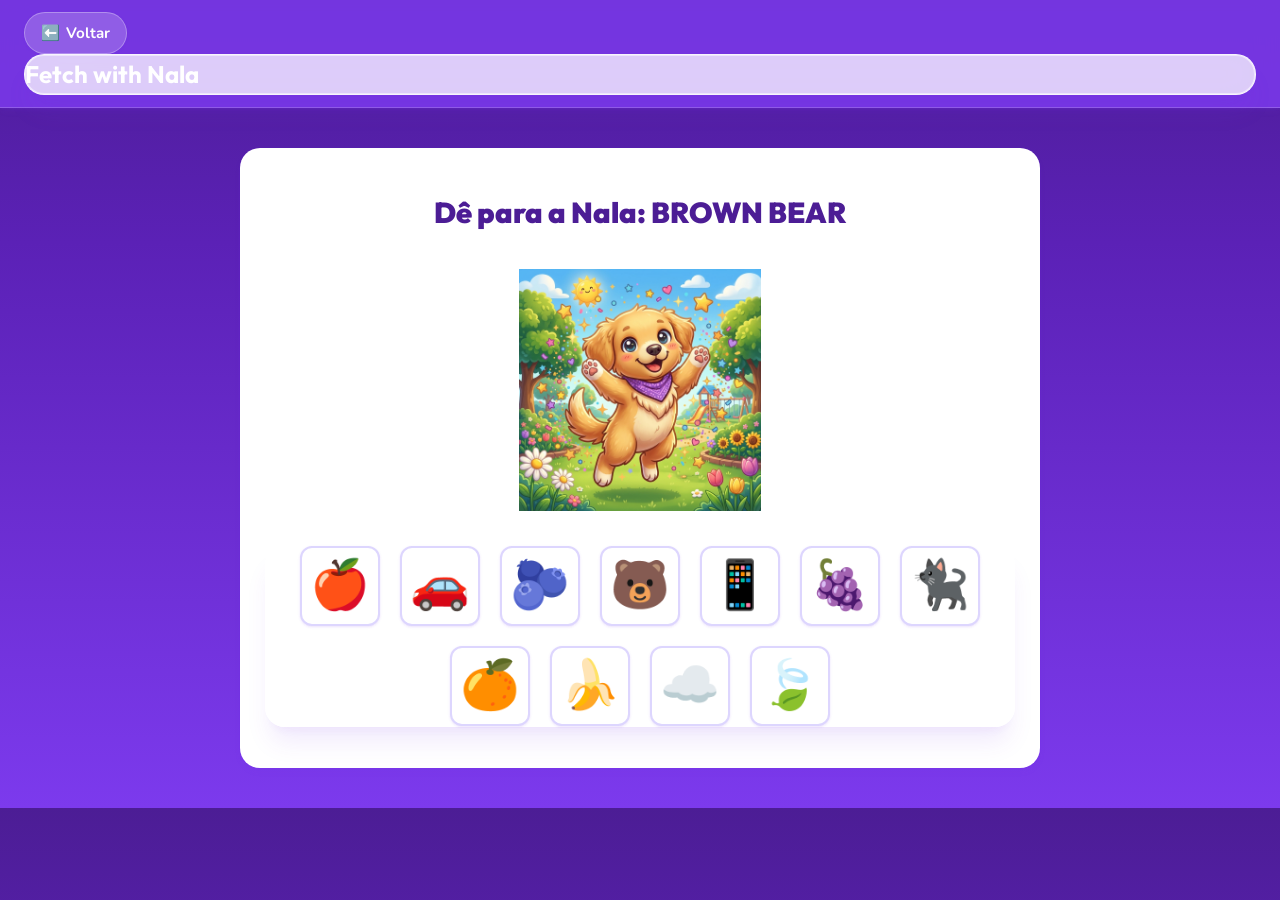
<file: game-fetch.html>
<!DOCTYPE html>
<html lang="pt-BR">
<head>
  <meta charset="UTF-8">
  <title>Fetch with Nala — English with Nala 🐕✨</title>
  <link href="https://fonts.googleapis.com/css2?family=Outfit:wght@400;600;800;900&family=Nunito:wght@400;600;700;800&display=swap" rel="stylesheet">
  <link rel="stylesheet" href="styles.css">
  <style>
    .fetch-container {
      max-width: 800px;
      margin: 40px auto;
      text-align: center;
      padding: 40px 24px;
      background: var(--white);
      border-radius: var(--radius-lg);
      box-shadow: var(--shadow-md);
    }
    .nala-dropzone {
      width: 250px;
      height: 250px;
      margin: 0 auto 30px auto;
      border: 4px dashed transparent;
      border-radius: 50%;
      display: flex;
      align-items: center;
      justify-content: center;
      transition: all 0.3s;
      position: relative;
    }
    .nala-dropzone.dragover {
      border-color: var(--purple-400);
      background: var(--purple-50);
      transform: scale(1.05);
    }
    .nala-img {
      width: 100%;
      pointer-events: none;
      transition: transform 0.3s cubic-bezier(0.175, 0.885, 0.32, 1.275);
    }
    .fetch-prompt {
      font-size: 1.8rem;
      font-weight: 900;
      color: var(--purple-800);
      font-family: 'Outfit', sans-serif;
      margin-bottom: 30px;
    }
    .fetch-target {
      color: var(--orange);
      text-transform: uppercase;
    }
    .items-container {
      display: flex;
      justify-content: center;
      gap: 20px;
      flex-wrap: wrap;
    }
    .draggable-item {
      width: 80px;
      height: 80px;
      font-size: 3rem;
      background: var(--white);
      border-radius: var(--radius-md);
      box-shadow: var(--shadow-sm);
      display: flex;
      align-items: center;
      justify-content: center;
      cursor: grab;
      border: 2px solid var(--purple-200);
      transition: transform 0.2s;
    }
    .draggable-item:active {
      cursor: grabbing;
      transform: scale(0.9);
    }
    @keyframes shake {
      0%, 100% { transform: translateX(0); }
      25% { transform: translateX(-10px); }
      75% { transform: translateX(10px); }
    }
  </style>
</head>
<body class="light-mode" style="background-color: var(--purple-50);">
  <header class="quiz-header glass-header">
    <a href="module-hub.html" class="quiz-back-btn">
      <span aria-hidden="true">⬅️</span>
      <span class="sr-only">Voltar</span>
    </a>
    <div class="quiz-progress-bar-container glass-panel">
      <h2 id="header-title" style="color:var(--white); margin:0; font-family: 'Outfit', sans-serif; font-size: 1.5rem;">Fetch with Nala</h2>
    </div>
  </header>
  <main>
    <div class="fetch-container glass-panel">
      <div class="fetch-prompt">
        Dê para a Nala: <span class="fetch-target" id="fetch-target"></span>
      </div>
      
      <div class="nala-dropzone" id="nala-dropzone">
        <img src="images/nala-celebrate.png" alt="Nala" class="nala-img" id="nala-img">
      </div>
      
      <div class="items-container glass-panel" id="items-container"></div>
    </div>
  </main>
  
  <script src="js/data.js"></script>
  <script>
    const urlParams = new URLSearchParams(window.location.search);
    const currentModule = urlParams.get('module') || localStorage.getItem('selectedModule') || 'colors';
    const moduleData = gameData[currentModule] || gameData['colors'];
    
    let items = moduleData.fetch ? [...moduleData.fetch] : (moduleData.matching ? moduleData.matching.map(m => m.word) : []);
    let currentTarget = null;
    
    const targetEl = document.getElementById('fetch-target');
    const itemsContainer = document.getElementById('items-container');
    const nalaDropzone = document.getElementById('nala-dropzone');
    const nalaImg = document.getElementById('nala-img');

    const correctItems = items.filter(item => item.correct);
    let targetQueue = [...correctItems].sort(() => 0.5 - Math.random());

    function nextRound() {
      if (targetQueue.length === 0) {
        alert('A Nala pegou tudo! Bom trabalho! 🐕🎾 Voltando ao Hub...');
        window.location.href = 'module-hub.html';
        return;
      }

      currentTarget = targetQueue.shift();
      targetEl.innerText = currentTarget.name;
      
      renderItems();
    }

    function renderItems() {
      itemsContainer.innerHTML = '';
      
      const displayItems = [...items].sort(() => 0.5 - Math.random());
      
      displayItems.forEach(item => {
        const div = document.createElement('div');
        div.className = 'draggable-item scroll-reveal';
        div.draggable = true;
        div.innerText = item.emoji;
        div.dataset.id = item.id;
        
        div.addEventListener('dragstart', (e) => {
          e.dataTransfer.setData('text/plain', item.id);
          setTimeout(() => div.style.opacity = '0.5', 0);
        });
        
        div.addEventListener('dragend', () => {
          div.style.opacity = '1';
        });
        
        // Touch support for mobile (basic)
        div.addEventListener('touchstart', (e) => {
          // Touch drag and drop is complex in pure JS without libraries,
          // but we can make clicking work as a fallback for mobile.
          if(window.innerWidth <= 768) {
            handleDrop(item.id);
          }
        }, {passive: true});

        itemsContainer.appendChild(div);
      });
      
      setTimeout(() => {
        document.querySelectorAll('.scroll-reveal').forEach(el => el.classList.add('revealed'));
      }, 50);
    }

    nalaDropzone.addEventListener('dragover', (e) => {
      e.preventDefault();
      nalaDropzone.classList.add('dragover');
    });

    nalaDropzone.addEventListener('dragleave', () => {
      nalaDropzone.classList.remove('dragover');
    });

    nalaDropzone.addEventListener('drop', (e) => {
      e.preventDefault();
      nalaDropzone.classList.remove('dragover');
      const draggedId = e.dataTransfer.getData('text/plain');
      handleDrop(draggedId);
    });

    function handleDrop(id) {
      if (id === currentTarget.id) {
        nalaImg.style.transform = 'scale(1.2) rotate(-5deg)';
        setTimeout(() => nalaImg.style.transform = 'scale(1) rotate(0)', 400);
        
        items = items.filter(i => i.id !== currentTarget.id);
        
        setTimeout(() => {
          nextRound();
        }, 600);
      } else {
        nalaDropzone.style.animation = 'shake 0.5s ease';
        setTimeout(() => nalaDropzone.style.animation = 'none', 500);
      }
    }

    nextRound();
  </script>
</body>
</html>
</file>
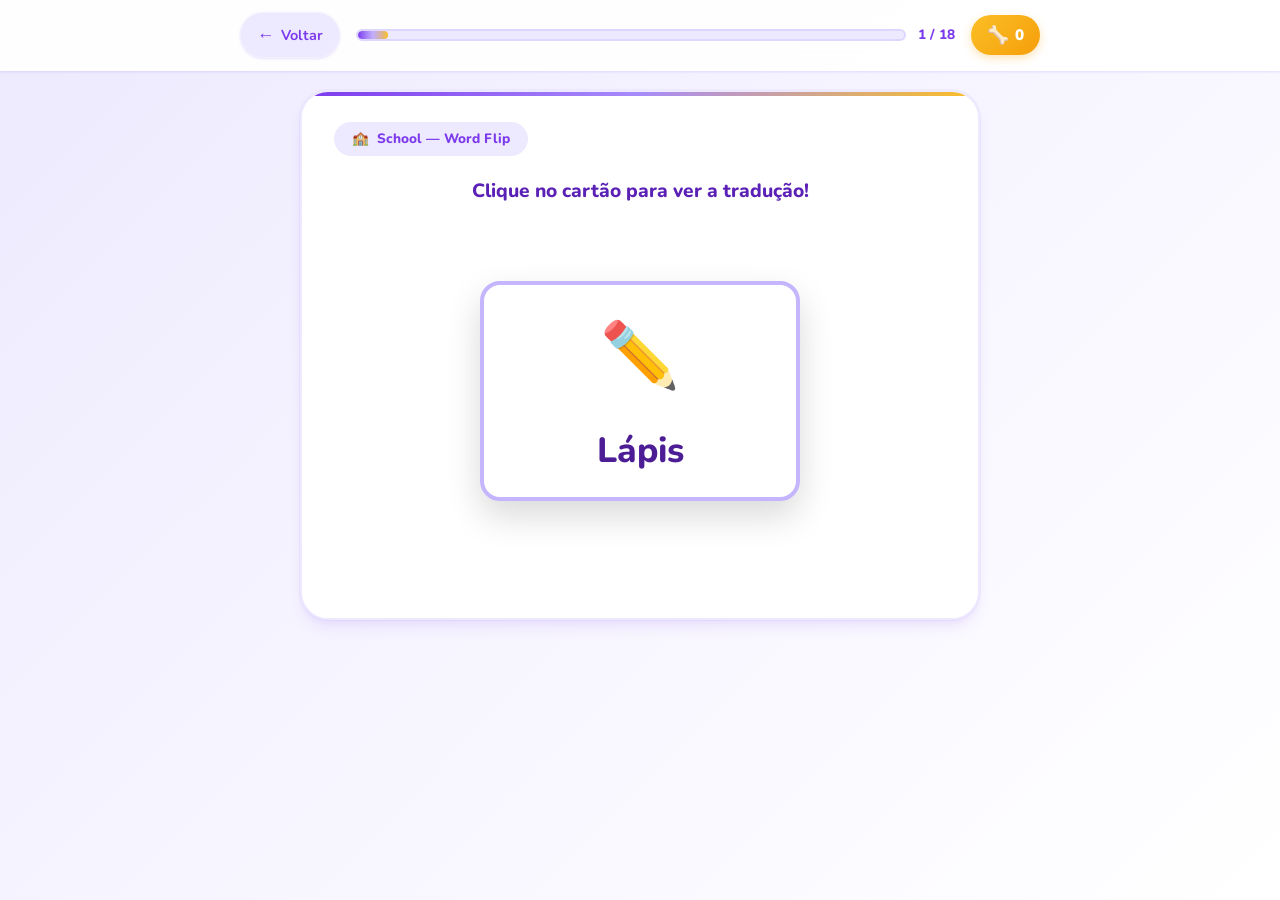
<file: game-flashcard.html>
<!DOCTYPE html>
<html lang="pt-BR">
<head>
  <meta charset="UTF-8" />
  <meta name="viewport" content="width=device-width, initial-scale=1.0" />
  <title>Word Flip — English with Nala 🐕✨</title>
  <link rel="icon" href="data:image/svg+xml,<svg xmlns='http://www.w3.org/2000/svg' viewBox='0 0 100 100'><text y='.9em' font-size='90'>🐕</text></svg>" />
  <link href="https://fonts.googleapis.com/css2?family=Nunito:wght@400;600;700;800;900&display=swap" rel="stylesheet" />
  <link rel="stylesheet" href="styles.css" />
  <link rel="stylesheet" href="quiz.css" />
  <style>
    .flashcard-container {
      display: flex;
      flex-direction: column;
      align-items: center;
      justify-content: center;
      min-height: 40vh;
    }
    .flashcard {
      width: 100%;
      max-width: 320px;
      height: 220px;
      perspective: 1000px;
      cursor: pointer;
      margin-bottom: 30px;
    }
    .flashcard-inner {
      position: relative;
      width: 100%;
      height: 100%;
      text-align: center;
      transition: transform 0.6s cubic-bezier(0.4, 0.2, 0.2, 1);
      transform-style: preserve-3d;
      border-radius: 20px;
      box-shadow: 0 15px 35px rgba(0,0,0,0.15);
    }
    .flashcard.flipped .flashcard-inner {
      transform: rotateY(180deg);
    }
    .flashcard-front, .flashcard-back {
      position: absolute;
      width: 100%;
      height: 100%;
      -webkit-backface-visibility: hidden;
      backface-visibility: hidden;
      display: flex;
      flex-direction: column;
      align-items: center;
      justify-content: center;
      border-radius: 20px;
      background: rgba(255, 255, 255, 0.95);
      border: 4px solid var(--purple-300);
      font-size: 2.2rem;
      font-weight: 800;
    }
    .flashcard-front {
      color: var(--purple-800);
    }
    .flashcard-back {
      color: var(--purple-600) !important;
      transform: rotateY(180deg);
      background: var(--purple-50);
      border-color: var(--purple-400);
    }
    .flashcard-emoji {
      font-size: 4rem;
      margin-bottom: 15px;
    }
    .instruction-text {
      font-size: 1.2rem;
      color: var(--purple-700);
      margin-bottom: 20px;
      font-weight: 800;
      text-align: center;
    }
    .dark-bg .instruction-text {
      color: var(--white);
      text-shadow: 0 2px 4px rgba(0,0,0,0.5);
    }
  </style>
</head>
<body class="quiz-body">

  <header class="quiz-header glass-header" id="quiz-header">
    <div class="quiz-header-inner">
      <a href="module-hub.html" class="quiz-back-btn" id="quiz-back-btn">
        <span class="back-arrow">←</span>
        <span class="back-text">Voltar</span>
      </a>
      <div class="quiz-progress-wrapper">
        <div class="quiz-progress-bar" id="quiz-progress-bar">
          <div class="quiz-progress-fill" id="quiz-progress-fill" style="width: 0%"></div>
        </div>
        <span class="quiz-progress-text" id="quiz-progress-text">0 / 0</span>
      </div>
      <div class="quiz-score" id="quiz-score">
        <span class="score-icon">🦴</span>
        <span class="quiz-score-value" id="quiz-score-value">0</span>
      </div>
    </div>
  </header>

  <main class="quiz-main" id="quiz-main">
    <div class="quiz-screen active" id="flashcard-screen">
      <div class="quiz-card" id="quiz-card" style="padding-top: 30px;">
        
        <div class="quiz-module-badge" id="quiz-module-badge" style="margin-bottom: 20px;">
          <span>📇</span> Word Flip
        </div>

        <div class="instruction-text" id="instruction-text">
          Clique no cartão para ver a tradução!
        </div>

        <div class="flashcard-container">
          <div class="flashcard" id="flashcard" onclick="flipCard()">
            <div class="flashcard-inner">
              <div class="flashcard-front" id="flashcard-front">
                <div class="flashcard-emoji" id="fc-emoji-front">✏️</div>
                <div id="fc-word-en">Lápis</div>
              </div>
              <div class="flashcard-back" id="flashcard-back">
                <div class="flashcard-emoji" id="fc-emoji-back">✏️</div>
                <div id="fc-word-pt">Pencil</div>
              </div>
            </div>
          </div>
        </div>

        <button class="quiz-next-btn hidden" id="next-btn" onclick="nextCard()" style="margin: 0 auto;">
          Próxima Palavra
          <span class="next-arrow">➡️</span>
        </button>
      </div>
    </div>

    <!-- Results Screen -->
    <div class="quiz-screen" id="quiz-results-screen">
      <div class="quiz-results-card" id="quiz-results-card">
        <div class="results-mascot">
          <img src="images/nala-celebrate.png" alt="Nala comemorando" class="results-mascot-img" />
        </div>
        <h2 class="results-title">Incrível! 🎉</h2>
        <p class="results-subtitle" style="text-align: center; margin-bottom: 30px; font-size: 1.2rem; font-weight: 700; color: var(--purple-700);">Você aprendeu todas as palavras desta lição!</p>
        <button class="quiz-next-btn" style="margin: 0 auto;" onclick="window.location.href=document.getElementById('quiz-back-btn').href">
          Voltar ao Menu
        </button>
      </div>
    </div>
  </main>

  <script src="js/data.js"></script>
  <script>
    const urlParams = new URLSearchParams(window.location.search);
    const currentModule = urlParams.get('module') || localStorage.getItem('selectedModule') || 'school';
    const moduleData = gameData[currentModule] || gameData['school'];
    
    // Configurar o botão de voltar
    document.getElementById('quiz-back-btn').href = `module-hub.html?module=${currentModule}`;
    document.getElementById('quiz-module-badge').innerHTML = `<span>${moduleData.emoji}</span> ${moduleData.title} — Word Flip`;

    // Carregar flashcards (se não houver flashcards definidos no módulo, tenta usar os dados de matching)
    let flashcards = moduleData.flashcards;
    if (!flashcards && moduleData.matching) {
      flashcards = moduleData.matching.map(m => ({ en: m.word, pt: m.pt || "???", emoji: m.emoji }));
    }
    if (!flashcards) flashcards = [{ en: "No words", pt: "Sem palavras", emoji: "❓" }];

    let currentIndex = 0;
    let score = 0;
    
    function updateProgress() {
      const progress = ((currentIndex + 1) / flashcards.length) * 100;
      document.getElementById('quiz-progress-fill').style.width = `${progress}%`;
      document.getElementById('quiz-progress-text').innerText = `${currentIndex + 1} / ${flashcards.length}`;
    }

    function loadCard() {
      const cardData = flashcards[currentIndex];
      const card = document.getElementById('flashcard');
      const nextBtn = document.getElementById('next-btn');
      
      // Reseta a rotação do card
      card.classList.remove('flipped');
      nextBtn.classList.add('hidden');
      
      // Pequeno timeout para permitir que a animação de "desvirar" ocorra antes de trocar o texto
      setTimeout(() => {
        document.getElementById('fc-emoji-front').innerText = cardData.emoji;
        document.getElementById('fc-emoji-back').innerText = cardData.emoji;
        document.getElementById('fc-word-en').innerText = cardData.pt; // Front
        document.getElementById('fc-word-pt').innerText = cardData.en; // Back
      }, 200); 
      
      updateProgress();
    }

    function flipCard() {
      const card = document.getElementById('flashcard');
      if (!card.classList.contains('flipped')) {
        card.classList.add('flipped');
        document.getElementById('next-btn').classList.remove('hidden');
        
        // Adiciona pontuação apenas na primeira vez que vira
        score += 10;
        document.getElementById('quiz-score-value').innerText = score;
      }
    }

    function nextCard() {
      currentIndex++;
      if (currentIndex < flashcards.length) {
        loadCard();
      } else {
        document.getElementById('flashcard-screen').classList.remove('active');
        document.getElementById('quiz-results-screen').classList.add('active');
      }
    }

    // Inicia o jogo
    window.addEventListener('DOMContentLoaded', () => {
       loadCard();
    });
  </script>
</body>
</html>
</file>
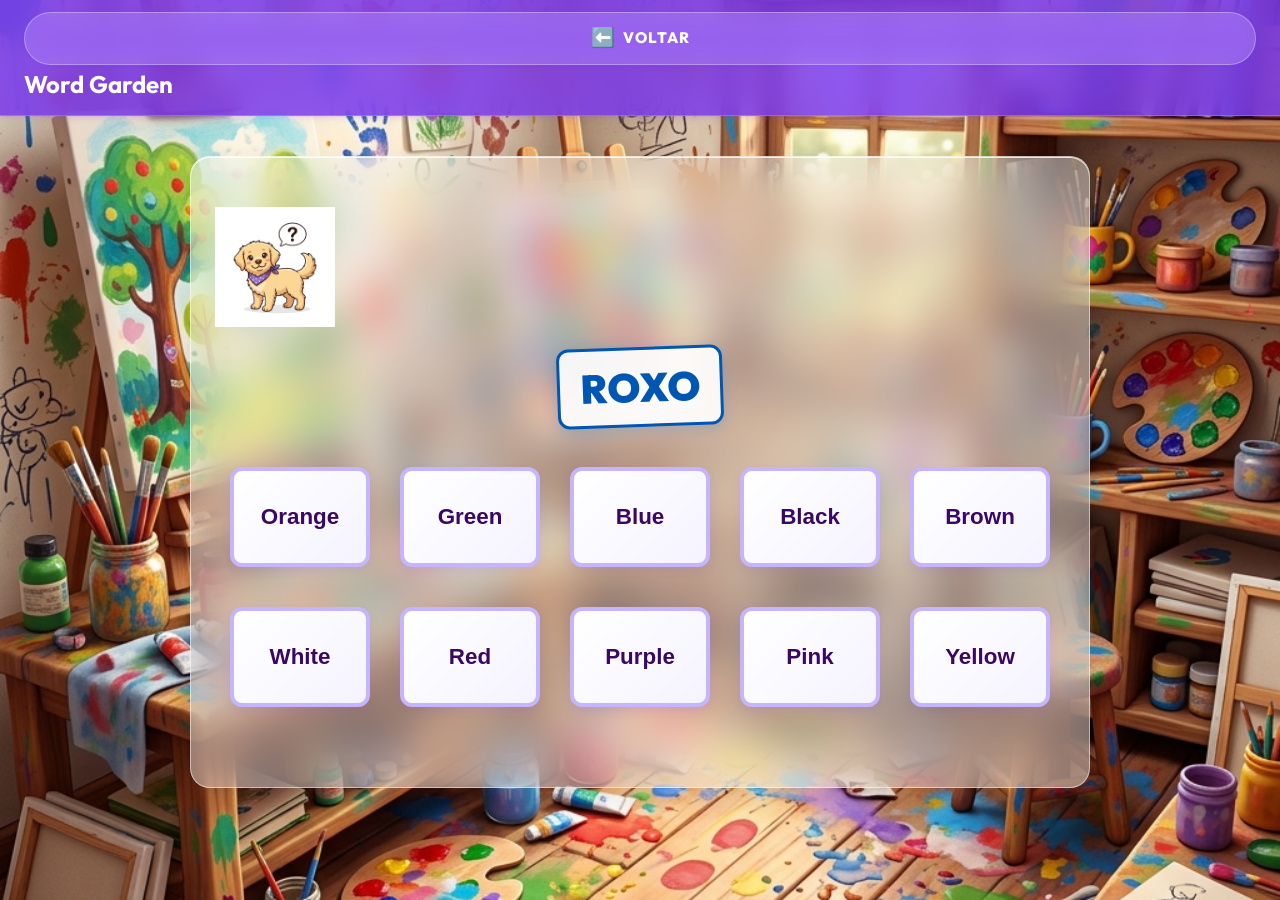
<file: game-garden.html>
<!DOCTYPE html>
<html lang="pt-BR">
<head>
  <meta charset="UTF-8">
  <title>Word Garden — English with Nala 🐕✨</title>
  <link href="https://fonts.googleapis.com/css2?family=Outfit:wght@400;600;800;900&family=Nunito:wght@400;600;700;800&display=swap" rel="stylesheet">
  <link rel="stylesheet" href="styles.css">
  <style>
    .garden-container {
      max-width: 900px;
      margin: 40px auto;
      text-align: center;
      padding: 50px 24px;
      background: rgba(255, 255, 255, 0.4);
      backdrop-filter: blur(20px);
      -webkit-backdrop-filter: blur(20px);
      border-radius: var(--radius-lg);
      box-shadow: 0 10px 30px rgba(0,0,0,0.1), inset 0 1px 0 rgba(255,255,255,0.8);
      border: 1px solid rgba(255, 255, 255, 0.5);
      position: relative;
      overflow: hidden;
    }
    .garden-prompt {
      font-size: 2.5rem;
      font-weight: 900;
      color: var(--purple-800);
      font-family: 'Outfit', sans-serif;
      margin-bottom: 40px;
      text-shadow: 0 2px 10px rgba(255,255,255,0.8);
    }
    .garden-target {
      color: #0056b3;
      background: rgba(255, 255, 255, 0.9);
      padding: 5px 20px;
      border-radius: var(--radius-md);
      border: 3px solid #0056b3;
      text-transform: uppercase;
      display: inline-block;
      transform: rotate(-2deg);
      box-shadow: 0 4px 15px rgba(0, 86, 179, 0.2);
      font-weight: 900;
    }
    .flowers-area {
      display: flex;
      flex-wrap: wrap;
      justify-content: center;
      gap: 30px;
      min-height: 250px;
      margin-bottom: 20px;
    }
    .flower-btn {
      width: 140px;
      height: 100px;
      background: linear-gradient(135deg, var(--white) 0%, var(--purple-50) 100%);
      border-radius: var(--radius-md);
      border: 4px solid var(--purple-300);
      cursor: pointer;
      font-size: 1.4rem;
      font-weight: 900;
      color: var(--purple-900);
      display: flex;
      align-items: center;
      justify-content: center;
      transition: all 0.3s cubic-bezier(0.34, 1.56, 0.64, 1);
      text-transform: capitalize;
      box-shadow: 0 4px 10px rgba(124, 58, 237, 0.1);
      position: relative;
    }
    .flower-btn:hover {
      transform: translateY(-5px);
      box-shadow: 0 10px 20px rgba(124, 58, 237, 0.2);
      border-color: var(--purple-500);
    }
    .flower-btn.wrong {
      animation: shake 0.5s ease;
      filter: grayscale(1) opacity(0.6);
      cursor: not-allowed;
    }
    .flower-btn.correct-poof {
      animation: correctPoof 0.6s forwards cubic-bezier(0.34, 1.56, 0.64, 1);
    }
    @keyframes correctPoof {
      0% { transform: scale(1); filter: brightness(1); }
      50% { transform: scale(1.4); filter: brightness(1.5) sepia(1) hue-rotate(50deg); opacity: 1; }
      100% { transform: scale(0); opacity: 0; }
    }
    @keyframes shake {
      0%, 100% { transform: translateX(0); }
      25% { transform: translateX(-10px) rotate(-5deg); }
      75% { transform: translateX(10px) rotate(5deg); }
    }
    
    /* Success Modal Styles */
    .success-modal {
      position: fixed;
      top: 0; left: 0; width: 100%; height: 100%;
      background: rgba(0,0,0,0.6);
      backdrop-filter: blur(8px);
      display: flex;
      align-items: center;
      justify-content: center;
      z-index: 1000;
      opacity: 0;
      pointer-events: none;
      transition: opacity 0.5s;
    }
    .success-modal.show {
      opacity: 1;
      pointer-events: all;
    }
    .success-content {
      background: rgba(255, 255, 255, 0.85);
      backdrop-filter: blur(20px);
      padding: 50px;
      border-radius: var(--radius-lg);
      text-align: center;
      box-shadow: 0 20px 50px rgba(0,0,0,0.3);
      border: 1px solid rgba(255,255,255,0.8);
      transform: scale(0.8);
      transition: transform 0.5s cubic-bezier(0.34, 1.56, 0.64, 1);
    }
    .success-modal.show .success-content {
      transform: scale(1);
    }
    .success-content img {
      width: 180px;
      margin-bottom: 20px;
      animation: heroFloat 3s infinite ease-in-out;
    }
    .success-content h2 {
      color: var(--purple-800);
      font-family: 'Outfit', sans-serif;
      font-size: 3rem;
      margin-bottom: 10px;
      background: linear-gradient(135deg, var(--gold-400), var(--gold-600));
      -webkit-background-clip: text;
      -webkit-text-fill-color: transparent;
    }
    .success-content p {
      color: var(--purple-700);
      font-size: 1.4rem;
      font-weight: 600;
      margin-bottom: 30px;
    }
    .btn-return {
      display: inline-block;
      padding: 15px 40px;
      background: linear-gradient(135deg, var(--gold-400), var(--gold-600));
      color: var(--purple-900);
      text-decoration: none;
      font-weight: 900;
      border-radius: 50px;
      font-size: 1.3rem;
      transition: all 0.3s;
      border: none;
      cursor: pointer;
      box-shadow: 0 10px 20px rgba(255, 215, 0, 0.3);
    }
    .btn-return:hover {
      transform: translateY(-5px);
      box-shadow: 0 15px 30px rgba(255, 215, 0, 0.5);
    }
  </style>
</head>
<body class="light-mode" style="background-color: var(--purple-50); background-image: url('images/bg-colors.png'); background-size: cover; background-position: center; background-attachment: fixed;">
  <header class="quiz-header glass-header">
    <a href="module-hub.html" class="quiz-back-btn" style="text-decoration:none; padding: 10px 20px; border-radius: 50px; background: rgba(255,255,255,0.2); backdrop-filter: blur(10px); display: flex; align-items: center; gap: 8px;">
      <span aria-hidden="true" style="font-size: 1.2rem;">⬅️</span>
      <span style="font-weight: 800; color: var(--white); font-family: 'Outfit', sans-serif; text-transform: uppercase; letter-spacing: 1px;">Voltar</span>
    </a>
    <div class="quiz-progress-bar-container">
      <h2 id="header-title" style="color:var(--white); margin:0; font-family: 'Outfit', sans-serif; font-size: 1.5rem;">Word Garden</h2>
    </div>
  </header>
  <main>
    <div class="garden-container">
      <img src="images/nala-quiz.png" alt="Nala" style="width: 120px; margin-bottom: 20px; animation: heroFloat 4s infinite ease-in-out;">
      <div class="garden-prompt" id="prompt-container">
        <h2 style="color: var(--purple-800); margin-bottom: 10px; font-family: 'Outfit', sans-serif; font-size: 2.2rem; text-transform: uppercase; letter-spacing: 2px;">Word Garden</h2>
        <p style="font-size: 1.2rem; color: var(--purple-700); margin-bottom: 30px; font-weight: 600;">Encontre e clique na palavra correta para colher a flor!</p>
        <span class="garden-target" id="target-word"></span>
      </div>
      <div class="flowers-area" id="flowers-area"></div>
    </div>
  </main>

  <div id="success-modal" class="success-modal">
    <div class="success-content">
      <img src="images/nala-logo.png" alt="Nala Comemorando">
      <h2>Jardim Completo! 🌻</h2>
      <p>Você encontrou todas as palavras mágicas!</p>
      <a href="module-hub.html" class="btn-return">Voltar ao Menu</a>
    </div>
  </div>

  <script src="js/data.js"></script>
  <script>
    const urlParams = new URLSearchParams(window.location.search);
    const currentModule = urlParams.get('module') || localStorage.getItem('selectedModule') || 'colors';
    const moduleData = gameData[currentModule] || gameData['colors'];
    
    // Update background image
    if(moduleData.bgImage) {
      document.body.style.backgroundImage = moduleData.bgImage;
    }

    let words = moduleData.garden ? [...moduleData.garden] : (moduleData.matching ? moduleData.matching.map(m => m.word) : []);
    let targetWord = "";

    const targetEl = document.getElementById('target-word');
    const flowersArea = document.getElementById('flowers-area');
    const successModal = document.getElementById('success-modal');

    // Make back button go back to correct module
    document.querySelector('.quiz-back-btn').href = `module-hub.html?module=${currentModule}`;
    document.querySelector('.btn-return').href = `module-hub.html?module=${currentModule}`;

    // Simple dictionary for translations
    const dict = {
      "red": "Vermelho", "blue": "Azul", "yellow": "Amarelo", "green": "Verde", "pink": "Rosa", "orange": "Laranja", "purple": "Roxo", "black": "Preto", "white": "Branco", "brown": "Marrom",
      "dog": "Cachorro", "cat": "Gato", "bird": "Pássaro", "fish": "Peixe", "rabbit": "Coelho", "turtle": "Tartaruga", "horse": "Cavalo", "cow": "Vaca", "pig": "Porco", "sheep": "Ovelha",
      "mathematics": "Matemática", "geography": "Geografia", "literature": "Literatura", "assignment": "Trabalho", "calculator": "Calculadora", "laboratory": "Laboratório", "experiment": "Experimento", "education": "Educação", "textbook": "Livro Did.", "chemistry": "Química",
      "pencil": "Lápis", "eraser": "Borracha", "notebook": "Caderno", "ruler": "Régua", "backpack": "Mochila", "desk": "Carteira", "board": "Lousa", "pen": "Caneta",
      "one": "Um", "two": "Dois", "three": "Três", "four": "Quatro", "five": "Cinco", "six": "Seis", "seven": "Sete", "eight": "Oito", "nine": "Nove", "ten": "Dez",
      "mother": "Mãe", "father": "Pai", "brother": "Irmão", "sister": "Irmã", "grandmother": "Avó", "grandfather": "Avô", "aunt": "Tia", "uncle": "Tio", "cousin": "Primo"
    };

    function nextRound() {
      if (words.length === 0) {
        successModal.classList.add('show');
        return;
      }

      flowersArea.innerHTML = '';
      
      // Shuffle words and pick a target
      words.sort(() => 0.5 - Math.random());
      targetWord = words[0];
      
      // Render prompt based on format
      const promptContainer = document.getElementById('prompt-container');
      if (typeof targetWord === 'object') {
        promptContainer.innerHTML = `<div style="font-size: 1.8rem; margin-bottom: 20px; line-height: 1.4; color: var(--purple-800); text-shadow: 0 1px 3px rgba(255,255,255,0.8);">${targetWord.question}</div>`;
      } else {
        let ptWord = dict[targetWord.toLowerCase()] || targetWord;
        if (moduleData.matching) {
          const matchObj = moduleData.matching.find(m => m.word.toLowerCase() === targetWord.toLowerCase());
          if (matchObj && matchObj.pt) ptWord = matchObj.pt;
        }
        promptContainer.innerHTML = `<span class="garden-target">${ptWord}</span>`;
      }
      
      const currentFlowers = [...words].sort(() => 0.5 - Math.random());
      
      currentFlowers.forEach((item) => {
        const flowerWord = typeof item === 'object' ? item.word : item;
        const targetValue = typeof targetWord === 'object' ? targetWord.word : targetWord;

        const btn = document.createElement('button');
        btn.className = 'flower-btn';
        btn.innerText = flowerWord;
        
        btn.addEventListener('click', () => {
          if (flowerWord === targetValue) {
            btn.classList.add('correct-poof');
            setTimeout(() => {
              words = words.filter(w => w !== targetWord);
              nextRound();
            }, 500); // Wait for poof animation to finish
          } else {
            btn.classList.add('wrong');
          }
        });
        
        flowersArea.appendChild(btn);
      });
    }

    nextRound();
  </script>
</body>
</html>
</file>
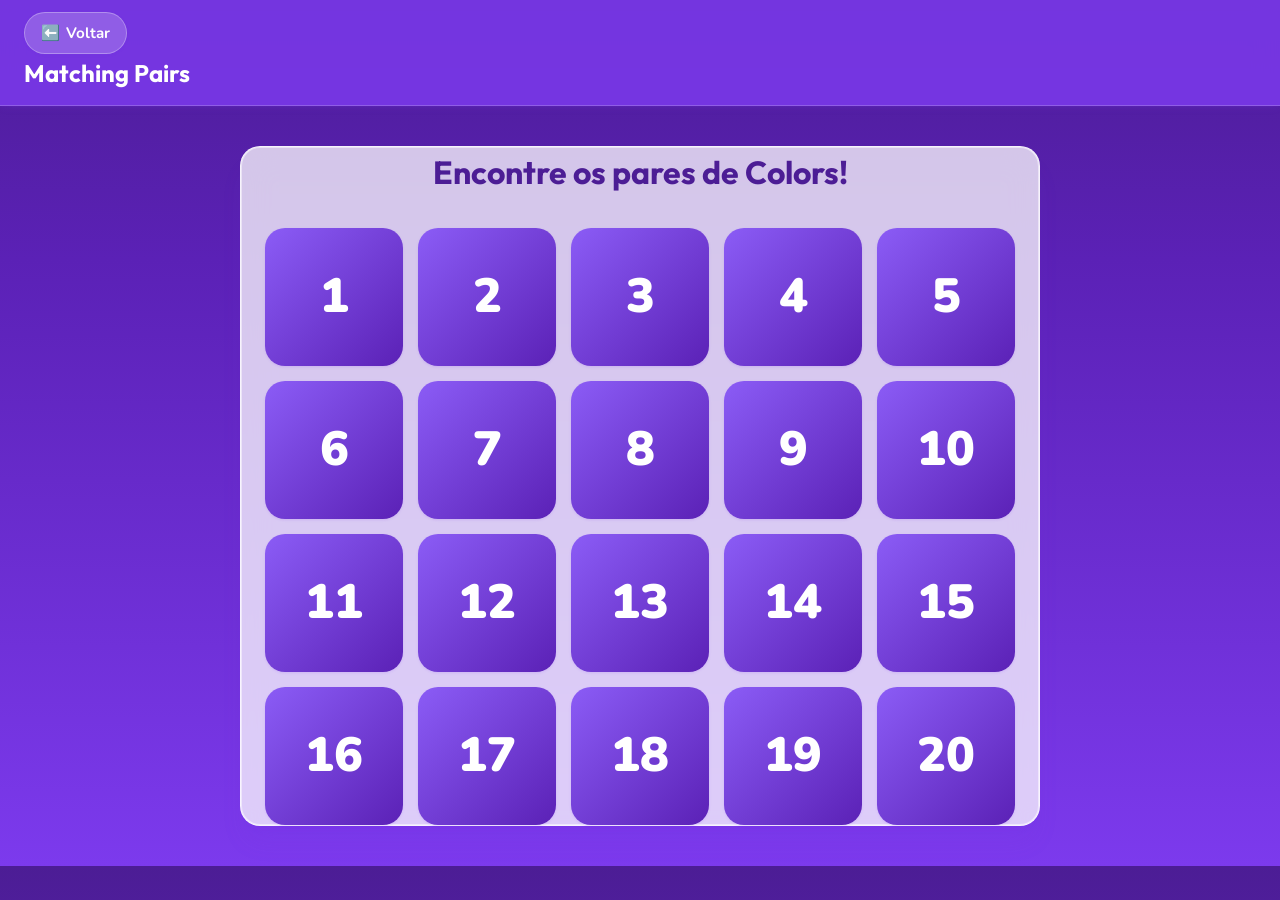
<file: game-matching.html>
<!DOCTYPE html>
<html lang="pt-BR">
<head>
  <meta charset="UTF-8">
  <title>Matching Pairs — English with Nala 🐕✨</title>
  <link href="https://fonts.googleapis.com/css2?family=Outfit:wght@400;600;800;900&family=Nunito:wght@400;600;700;800&display=swap" rel="stylesheet">
  <link rel="stylesheet" href="styles.css">
  <style>
    .matching-container {
      max-width: 800px;
      margin: 40px auto;
      text-align: center;
      padding: 0 24px;
    }
    .matching-grid {
      display: grid;
      grid-template-columns: repeat(5, 1fr);
      gap: 15px;
      margin-top: 30px;
    }
    @media (max-width: 600px) {
      .matching-grid { grid-template-columns: repeat(4, 1fr); gap: 8px; }
      .memory-card .front-face { font-size: 1.2rem !important; }
    }
    .memory-card {
      aspect-ratio: 1;
      position: relative;
      cursor: pointer;
      transform-style: preserve-3d;
      transition: transform 0.5s;
    }
    .memory-card.flip {
      transform: rotateY(180deg);
    }
    .memory-card.matched {
      visibility: hidden;
      opacity: 0;
      transition: visibility 0s 0.5s, opacity 0.5s linear;
    }
    .front-face, .back-face {
      width: 100%;
      height: 100%;
      position: absolute;
      border-radius: var(--radius-lg);
      -webkit-backface-visibility: hidden;
      backface-visibility: hidden;
      display: flex;
      align-items: center;
      justify-content: center;
      font-size: 2rem;
      font-family: 'Nunito', sans-serif;
      font-weight: 900;
      box-shadow: var(--shadow-sm);
    }
    .front-face {
      background: var(--white);
      color: var(--purple-800);
      transform: rotateY(180deg) translateZ(1px);
      z-index: 1;
    }
    .back-face {
      background: linear-gradient(135deg, var(--purple-500), var(--purple-700));
      color: var(--white);
      font-size: 3rem;
      transform: rotateY(0deg) translateZ(2px);
      z-index: 2;
    }
    .memory-card.flip .back-face {
      z-index: 1;
    }
    .memory-card.flip .front-face {
      z-index: 2;
    }
  </style>
</head>
<body class="light-mode" style="background-color: var(--purple-50);">
  <header class="quiz-header glass-header">
    <a href="module-hub.html" class="quiz-back-btn">
      <span aria-hidden="true">⬅️</span>
      <span class="sr-only">Voltar</span>
    </a>
    <div class="quiz-progress-bar-container">
      <h2 id="header-title" style="color:var(--white); margin:0; font-family: 'Outfit', sans-serif; font-size: 1.5rem;">Matching Pairs</h2>
    </div>
  </header>
  <main>
    <div class="matching-container glass-panel">
      <h1 id="matching-title" style="color: var(--purple-800); font-family: 'Outfit', sans-serif;">Encontre os pares!</h1>
      <div class="matching-grid" id="matching-grid"></div>
    </div>
  </main>
  <script src="js/data.js"></script>
  <script>
    const urlParams = new URLSearchParams(window.location.search);
    const currentModule = urlParams.get('module') || localStorage.getItem('selectedModule') || 'colors';
    const moduleData = gameData[currentModule] || gameData['colors'];
    
    document.getElementById('matching-title').innerText = `Encontre os pares de ${moduleData.title}!`;

    // Ensure we always have exactly 10 pairs (20 cards)
    let basePairs = moduleData.matching;
    let pairs = [];
    let shuffledBase = [...basePairs].sort(() => 0.5 - Math.random());
    
    let cloneCount = 0;
    while(pairs.length < 10) {
      for(let pair of shuffledBase) {
        if(pairs.length < 10) {
          pairs.push({ 
            word: pair.word, 
            emoji: pair.emoji, 
            uniqueId: pair.word + "_" + cloneCount 
          });
        }
      }
      cloneCount++;
    }

    let cardsArray = [];
    pairs.forEach(pair => {
      cardsArray.push({ type: pair.uniqueId, content: pair.word });
      cardsArray.push({ type: pair.uniqueId, content: pair.emoji });
    });
    
    // Shuffle
    cardsArray.sort(() => 0.5 - Math.random());

    const grid = document.getElementById('matching-grid');
    cardsArray.forEach((card, index) => {
      const cardEl = document.createElement('div');
      cardEl.className = 'memory-card scroll-reveal';
      cardEl.dataset.type = card.type;
      
      // Adjust font size if word is too long
      const isText = card.content.length > 2;
      const fontStyle = isText ? 'font-size: 1.5rem;' : 'font-size: 3rem;';

      cardEl.innerHTML = `
        <div class="front-face" style="${fontStyle}">${card.content}</div>
        <div class="back-face">${index + 1}</div>
      `;
      grid.appendChild(cardEl);
      cardEl.addEventListener('click', flipCard);
    });

    setTimeout(() => {
      document.querySelectorAll('.scroll-reveal').forEach(el => el.classList.add('revealed'));
    }, 100);

    let hasFlippedCard = false;
    let lockBoard = false;
    let firstCard, secondCard;
    let matches = 0;

    function flipCard() {
      if (lockBoard) return;
      if (this === firstCard) return;

      this.classList.add('flip');

      if (!hasFlippedCard) {
        hasFlippedCard = true;
        firstCard = this;
        return;
      }

      secondCard = this;
      checkForMatch();
    }

    function checkForMatch() {
      let isMatch = firstCard.dataset.type === secondCard.dataset.type;

      if (isMatch) {
        disableCards();
        matches++;
        if (matches === pairs.length) {
          setTimeout(() => {
            alert('Você encontrou todos os pares! 🎉 Voltando ao Hub...');
            window.location.href = 'module-hub.html';
          }, 1000);
        }
      } else {
        unflipCards();
      }
    }

    function disableCards() {
      setTimeout(() => {
        firstCard.classList.add('matched');
        secondCard.classList.add('matched');
        resetBoard();
      }, 800);
    }

    function unflipCards() {
      lockBoard = true;
      setTimeout(() => {
        firstCard.classList.remove('flip');
        secondCard.classList.remove('flip');
        resetBoard();
      }, 1200);
    }

    function resetBoard() {
      [hasFlippedCard, lockBoard] = [false, false];
      [firstCard, secondCard] = [null, null];
    }
  </script>
</body>
</html>
</file>
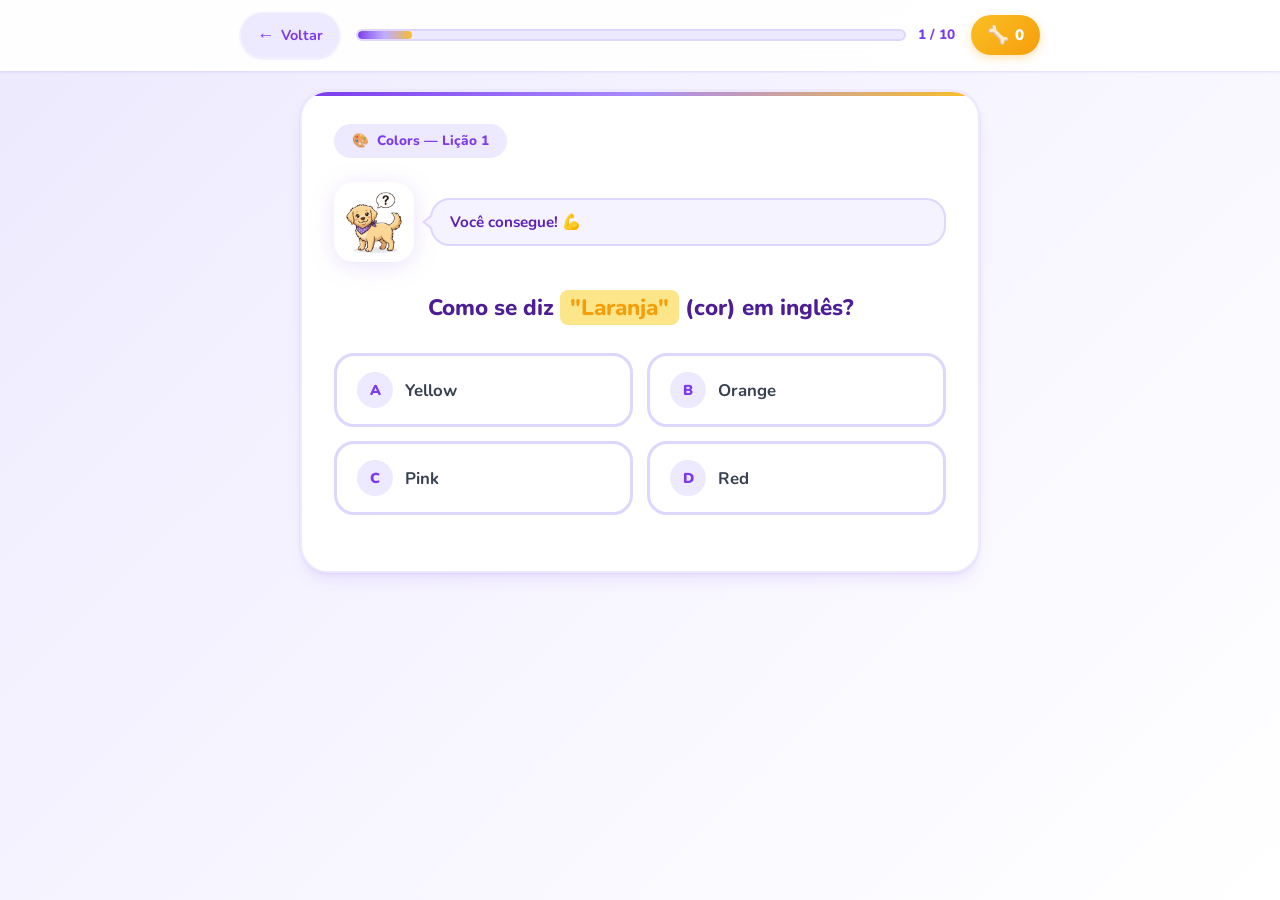
<file: game-quiz.html>
<!DOCTYPE html>
<html lang="pt-BR">
<head>
  <meta charset="UTF-8" />
  <meta name="viewport" content="width=device-width, initial-scale=1.0" />
  <title>Quiz — English with Nala 🐕✨</title>
  <meta name="description" content="Teste seus conhecimentos de inglês com quizzes divertidos da Nala!" />
  <link rel="icon" href="data:image/svg+xml,<svg xmlns='http://www.w3.org/2000/svg' viewBox='0 0 100 100'><text y='.9em' font-size='90'>🐕</text></svg>" />
  <link rel="preconnect" href="https://fonts.googleapis.com" />
  <link rel="preconnect" href="https://fonts.gstatic.com" crossorigin />
  <link href="https://fonts.googleapis.com/css2?family=Nunito:wght@400;600;700;800;900&display=swap" rel="stylesheet" />
  <link rel="stylesheet" href="styles.css?v=2" />
  <link rel="stylesheet" href="quiz.css?v=2" />
</head>
<body class="quiz-body">

  <!-- ✦ Sparkle Particles ✦ -->
  <div class="sparkle-container" aria-hidden="true">
    <div class="sparkle"></div>
    <div class="sparkle"></div>
    <div class="sparkle"></div>
    <div class="sparkle"></div>
    <div class="sparkle"></div>
    <div class="sparkle"></div>
  </div>

  <!-- 🐾 Floating Paw Prints 🐾 -->
  <div class="paw-container" aria-hidden="true">
    <div class="paw-print">🐾</div>
    <div class="paw-print">🐾</div>
    <div class="paw-print">🐾</div>
    <div class="paw-print">🐾</div>
  </div>

  <!-- ============================================
       QUIZ HEADER
       ============================================ -->
  <header class="quiz-header glass-header" id="quiz-header">
    <div class="quiz-header-inner">
      <a href="module-hub.html" class="quiz-back-btn" id="quiz-back-btn">
        <span class="back-arrow">←</span>
        <span class="back-text">Voltar</span>
      </a>

      <div class="quiz-progress-wrapper">
        <div class="quiz-progress-bar" id="quiz-progress-bar">
          <div class="quiz-progress-fill" id="quiz-progress-fill" style="width: 20%"></div>
        </div>
        <span class="quiz-progress-text" id="quiz-progress-text">1 / 5</span>
      </div>

      <div class="quiz-score" id="quiz-score">
        <span class="score-icon">🦴</span>
        <span class="quiz-score-value" id="quiz-score-value">0</span>
      </div>
    </div>
  </header>

  <!-- ============================================
       QUIZ MAIN CONTENT
       ============================================ -->
  <main class="quiz-main" id="quiz-main">

    <!-- Quiz Question Screen -->
    <div class="quiz-screen active" id="quiz-question-screen">
      <div class="quiz-card" id="quiz-card">
        
        <!-- Module Badge -->
        <div class="quiz-module-badge" id="quiz-module-badge">
          <span>🎨</span> Colors — Lição 1
        </div>

        <!-- Nala Mascot Area -->
        <div class="quiz-mascot-area">
          <img src="images/nala-quiz.png" alt="Nala incentivando você" class="quiz-mascot-img" id="quiz-mascot-img" />
          <div class="quiz-speech" id="quiz-speech">
            <p>Você consegue! 💪</p>
          </div>
        </div>

        <!-- Question -->
        <div class="quiz-question" id="quiz-question">
          <h2 class="quiz-question-text" id="quiz-question-text">
            Como se diz <span class="quiz-highlight">"Cachorro"</span> em inglês?
          </h2>
        </div>

        <!-- Answer Options -->
        <div class="quiz-options" id="quiz-options">
          <button class="quiz-option" id="quiz-option-0" data-correct="false" onclick="selectAnswer(this)">
            <span class="option-letter">A</span>
            <span class="option-text">Cat</span>
          </button>
          <button class="quiz-option" id="quiz-option-1" data-correct="true" onclick="selectAnswer(this)">
            <span class="option-letter">B</span>
            <span class="option-text">Dog</span>
          </button>
          <button class="quiz-option" id="quiz-option-2" data-correct="false" onclick="selectAnswer(this)">
            <span class="option-letter">C</span>
            <span class="option-text">Bird</span>
          </button>
          <button class="quiz-option" id="quiz-option-3" data-correct="false" onclick="selectAnswer(this)">
            <span class="option-letter">D</span>
            <span class="option-text">Fish</span>
          </button>
        </div>

        <!-- Feedback Area (hidden by default) -->
        <div class="quiz-feedback hidden" id="quiz-feedback">
          <div class="feedback-icon" id="feedback-icon">✅</div>
          <p class="feedback-text" id="feedback-text">Parabéns! "Dog" é cachorro em inglês!</p>
        </div>

        <!-- Next Button (hidden by default) -->
        <button class="quiz-next-btn hidden" id="quiz-next-btn" onclick="nextQuestion()">
          Próxima Pergunta
          <span class="next-arrow">→</span>
        </button>
      </div>
    </div>

    <!-- Quiz Results Screen (hidden by default) -->
    <div class="quiz-screen" id="quiz-results-screen">
      <div class="quiz-results-card" id="quiz-results-card">
        
        <div class="results-mascot">
          <img src="images/nala-celebrate.png" alt="Nala comemorando" class="results-mascot-img" />
        </div>

        <div class="results-stars" id="results-stars">
          <span class="result-star filled">⭐</span>
          <span class="result-star filled">⭐</span>
          <span class="result-star filled">⭐</span>
        </div>

        <h2 class="results-title" id="results-title">Incrível! 🎉</h2>
        <p class="results-subtitle" id="results-subtitle">Você mandou super bem nessa lição!</p>

        <div class="results-stats">
          <div class="result-stat" id="result-stat-correct">
            <span class="stat-value">4</span>
            <span class="stat-label">Acertos</span>
          </div>
          <div class="result-stat" id="result-stat-wrong">
            <span class="stat-value">1</span>
            <span class="stat-label">Erros</span>
          </div>
          <div class="result-stat" id="result-stat-bones">
            <span class="stat-value">🦴 40</span>
            <span class="stat-label">Ossinhos</span>
          </div>
        </div>

        <div class="results-actions">
          <button class="results-btn primary" id="results-btn-retry" onclick="restartQuiz()">
            <span>🔄</span> Tentar de Novo
          </button>
          <a href="index.html" class="results-btn secondary" id="results-btn-home">
            <span>🏠</span> Voltar ao Início
          </a>
        </div>
      </div>
    </div>

  </main>

  <!-- Confetti Container -->
  <div class="confetti-container" id="confetti-container" aria-hidden="true"></div>

  <!-- ============================================
       QUIZ JAVASCRIPT
       ============================================ -->
  <script src="js/data.js?v=3"></script>
  <script>

    const urlParams = new URLSearchParams(window.location.search);
    const currentModule = urlParams.get('module') || localStorage.getItem('selectedModule') || 'colors';
    const moduleData = gameData[currentModule] || gameData['colors'];
    const quizData = moduleData.quiz;

    let currentQuestion = 0;
    let score = 0;
    let correctAnswers = 0;
    let answered = false;

    const progressFill = document.getElementById('quiz-progress-fill');
    const progressText = document.getElementById('quiz-progress-text');
    const questionText = document.getElementById('quiz-question-text');
    const optionsContainer = document.getElementById('quiz-options');
    const feedbackArea = document.getElementById('quiz-feedback');
    const feedbackIcon = document.getElementById('feedback-icon');
    const feedbackText = document.getElementById('feedback-text');
    const nextBtn = document.getElementById('quiz-next-btn');
    const scoreValue = document.getElementById('quiz-score-value');
    const mascotImg = document.getElementById('quiz-mascot-img');
    const quizSpeech = document.getElementById('quiz-speech');
    const questionScreen = document.getElementById('quiz-question-screen');
    const resultsScreen = document.getElementById('quiz-results-screen');

    function loadQuestion() {
      answered = false;
      const q = quizData[currentQuestion];
      
      // Update progress
      const progress = ((currentQuestion + 1) / quizData.length) * 100;
      progressFill.style.width = progress + '%';
      progressText.textContent = `${currentQuestion + 1} / ${quizData.length}`;

      // Update question
      questionText.innerHTML = q.question;

      // Update options
      const letters = ['A', 'B', 'C', 'D'];
      optionsContainer.innerHTML = '';
      q.options.forEach((opt, i) => {
        const btn = document.createElement('button');
        btn.className = 'quiz-option';
        btn.id = `quiz-option-${i}`;
        btn.dataset.correct = (i === q.correct).toString();
        btn.onclick = () => selectAnswer(btn);
        btn.innerHTML = `
          <span class="option-letter">${letters[i]}</span>
          <span class="option-text">${opt}</span>
        `;
        optionsContainer.appendChild(btn);
      });

      // Reset feedback
      feedbackArea.classList.add('hidden');
      nextBtn.classList.add('hidden');
      
      // Reset Nala speech
      quizSpeech.querySelector('p').textContent = 'Você consegue! 💪';
      mascotImg.src = 'images/nala-quiz.png';

      // Animate card entry
      const card = document.getElementById('quiz-card');
      card.classList.remove('animate-in');
      void card.offsetWidth; // Force reflow
      card.classList.add('animate-in');
    }

    function selectAnswer(btn) {
      if (answered) return;
      answered = true;

      const isCorrect = btn.dataset.correct === 'true';
      const q = quizData[currentQuestion];

      // Mark selected
      btn.classList.add('selected');

      // Show correct/wrong states
      document.querySelectorAll('.quiz-option').forEach(opt => {
        opt.disabled = true;
        if (opt.dataset.correct === 'true') {
          opt.classList.add('correct');
        } else if (opt === btn && !isCorrect) {
          opt.classList.add('wrong');
        }
      });

      // Update feedback
      if (isCorrect) {
        correctAnswers++;
        score += 10;
        scoreValue.textContent = score;
        feedbackIcon.textContent = '✅';
        feedbackText.textContent = q.explanation;
        feedbackArea.className = 'quiz-feedback correct';
        quizSpeech.querySelector('p').textContent = q.nalaMsg;
        mascotImg.src = 'images/nala-celebrate.png';
        
        // Mini celebration
        createMiniConfetti();
      } else {
        feedbackIcon.textContent = '❌';
        feedbackText.textContent = `Não foi dessa vez... A resposta certa é "${q.options[q.correct]}"!`;
        feedbackArea.className = 'quiz-feedback wrong';
        quizSpeech.querySelector('p').textContent = 'Tenta de novo! 💜';
      }

      feedbackArea.classList.remove('hidden');
      nextBtn.classList.remove('hidden');

      // Update next button text on last question
      if (currentQuestion === quizData.length - 1) {
        nextBtn.innerHTML = 'Ver Resultado <span class="next-arrow">🏆</span>';
      }
    }

    function nextQuestion() {
      currentQuestion++;
      if (currentQuestion >= quizData.length) {
        showResults();
      } else {
        loadQuestion();
      }
    }

    function showResults() {
      questionScreen.classList.remove('active');
      resultsScreen.classList.add('active');

      // Update stats
      document.querySelector('#result-stat-correct .stat-value').textContent = correctAnswers;
      document.querySelector('#result-stat-wrong .stat-value').textContent = quizData.length - correctAnswers;
      document.querySelector('#result-stat-bones .stat-value').textContent = `🦴 ${score}`;

      // Stars based on performance
      const starsContainer = document.getElementById('results-stars');
      const percentage = correctAnswers / quizData.length;
      let starCount = 1;
      if (percentage >= 0.8) starCount = 3;
      else if (percentage >= 0.5) starCount = 2;

      starsContainer.innerHTML = '';
      for (let i = 0; i < 3; i++) {
        const star = document.createElement('span');
        star.className = `result-star ${i < starCount ? 'filled' : 'empty'}`;
        star.textContent = i < starCount ? '⭐' : '☆';
        star.style.animationDelay = `${i * 0.2}s`;
        starsContainer.appendChild(star);
      }

      // Title based on performance
      const resultsTitle = document.getElementById('results-title');
      const resultsSubtitle = document.getElementById('results-subtitle');
      if (percentage >= 0.8) {
        resultsTitle.textContent = 'Incrível! 🎉';
        resultsSubtitle.textContent = 'Você mandou super bem nessa lição!';
      } else if (percentage >= 0.5) {
        resultsTitle.textContent = 'Muito bem! 👏';
        resultsSubtitle.textContent = 'Continue praticando e você vai arrasar!';
      } else {
        resultsTitle.textContent = 'Não desista! 💪';
        resultsSubtitle.textContent = 'Vamos tentar de novo? A Nala acredita em você!';
      }

      // Big confetti celebration
      createConfetti();
    }

    function restartQuiz() {
      currentQuestion = 0;
      score = 0;
      correctAnswers = 0;
      scoreValue.textContent = '0';
      resultsScreen.classList.remove('active');
      questionScreen.classList.add('active');
      loadQuestion();
    }

    // === Confetti Effects ===
    function createMiniConfetti() {
      const container = document.getElementById('confetti-container');
      for (let i = 0; i < 15; i++) {
        const confetti = document.createElement('div');
        confetti.className = 'confetti-piece';
        confetti.style.left = Math.random() * 100 + '%';
        confetti.style.animationDelay = Math.random() * 0.5 + 's';
        confetti.style.background = ['#7C3AED', '#FBBF24', '#22C55E', '#EF4444', '#A78BFA', '#FCD34D'][Math.floor(Math.random() * 6)];
        container.appendChild(confetti);
        setTimeout(() => confetti.remove(), 2000);
      }
    }

    function createConfetti() {
      const container = document.getElementById('confetti-container');
      for (let i = 0; i < 60; i++) {
        const confetti = document.createElement('div');
        confetti.className = 'confetti-piece big';
        confetti.style.left = Math.random() * 100 + '%';
        confetti.style.animationDelay = Math.random() * 1 + 's';
        confetti.style.animationDuration = (Math.random() * 2 + 2) + 's';
        confetti.style.background = ['#7C3AED', '#FBBF24', '#22C55E', '#EF4444', '#A78BFA', '#FCD34D', '#C4B5FD', '#F59E0B'][Math.floor(Math.random() * 8)];
        confetti.style.width = (Math.random() * 8 + 4) + 'px';
        confetti.style.height = (Math.random() * 8 + 4) + 'px';
        container.appendChild(confetti);
        setTimeout(() => confetti.remove(), 4000);
      }
    }

    // Initialize
    loadQuestion();
  </script>

</body>
</html>
</file>
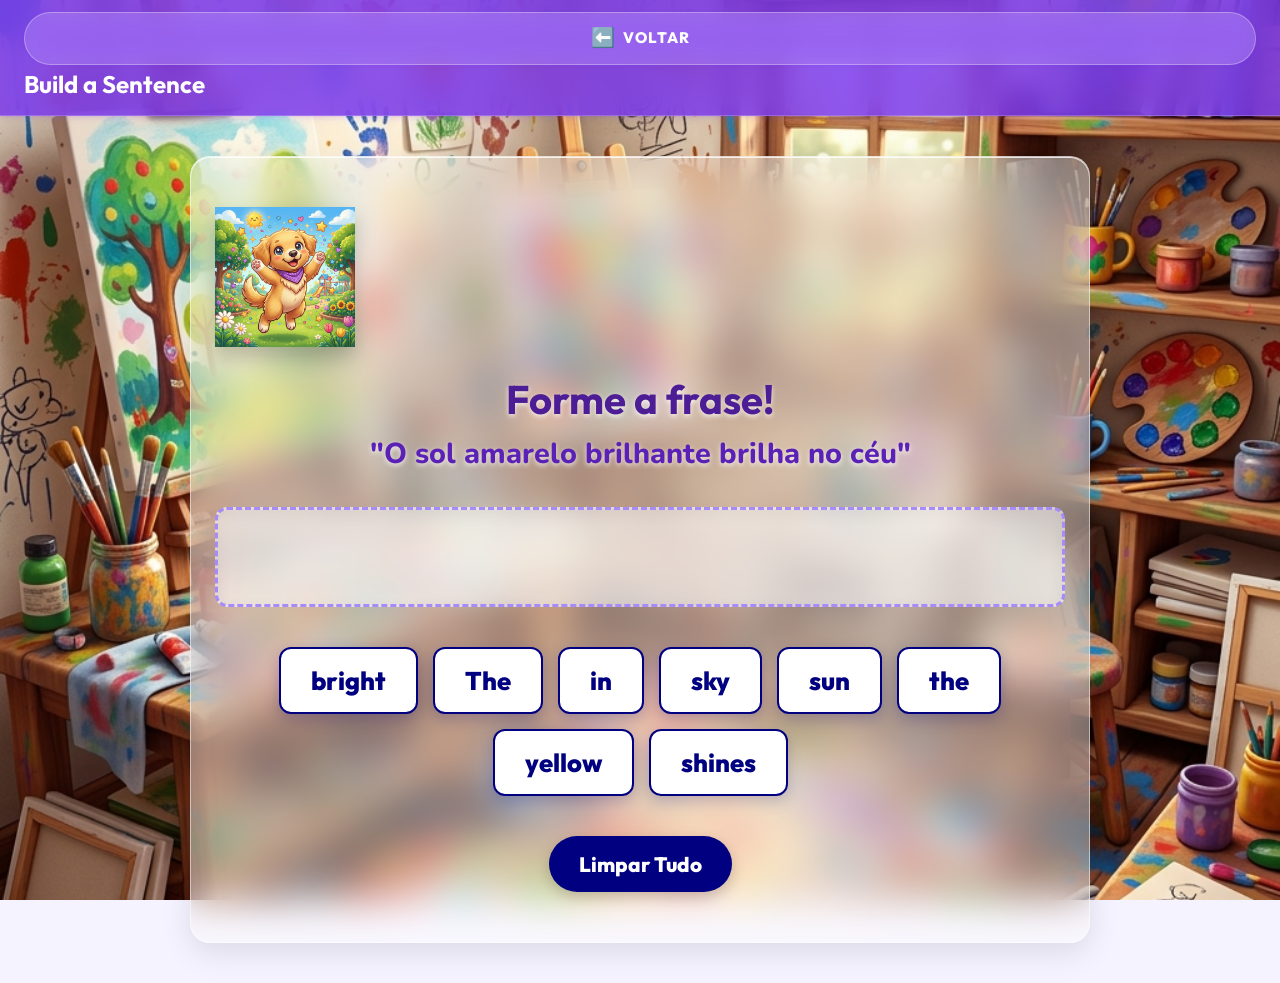
<file: game-sentence.html>
<!DOCTYPE html>
<html lang="pt-BR">
<head>
  <meta charset="UTF-8">
  <title>Build a Sentence — English with Nala 🐕✨</title>
  <link href="https://fonts.googleapis.com/css2?family=Outfit:wght@400;600;800;900&family=Nunito:wght@400;600;700;800&display=swap" rel="stylesheet">
  <link rel="stylesheet" href="styles.css">
  <style>
    .sentence-container {
      max-width: 900px;
      margin: 40px auto;
      text-align: center;
      padding: 50px 24px;
      background: rgba(255, 255, 255, 0.4);
      backdrop-filter: blur(20px);
      -webkit-backdrop-filter: blur(20px);
      border-radius: var(--radius-lg);
      box-shadow: 0 10px 30px rgba(0,0,0,0.1), inset 0 1px 0 rgba(255,255,255,0.8);
      border: 1px solid rgba(255, 255, 255, 0.5);
      position: relative;
    }
    .sentence-translation {
      font-family: 'Nunito', sans-serif;
      font-size: 1.8rem;
      font-weight: 800;
      color: var(--purple-700);
      margin-bottom: 30px;
      text-shadow: 0 2px 5px rgba(255,255,255,0.8);
    }
    .drop-zone {
      min-height: 100px;
      border: 3px dashed var(--purple-400);
      border-radius: var(--radius-md);
      display: flex;
      gap: 15px;
      justify-content: center;
      align-items: center;
      padding: 25px;
      margin-bottom: 40px;
      background: rgba(255, 255, 255, 0.6);
      flex-wrap: wrap;
      box-shadow: inset 0 5px 15px rgba(0,0,0,0.05);
    }
    .word-bank {
      display: flex;
      gap: 15px;
      justify-content: center;
      flex-wrap: wrap;
    }
    .word-btn {
      padding: 15px 30px;
      font-size: 1.6rem;
      font-family: 'Outfit', sans-serif;
      font-weight: 800;
      color: #000080;
      background: var(--white);
      border: 2px solid #000080;
      border-radius: var(--radius-md);
      cursor: pointer;
      box-shadow: 0 5px 15px rgba(0, 0, 128, 0.2);
      transition: all 0.3s cubic-bezier(0.34, 1.56, 0.64, 1);
    }
    .word-btn:hover {
      transform: translateY(-5px) scale(1.05);
      box-shadow: 0 10px 20px rgba(0, 0, 128, 0.4);
      background: #e6f0fa;
    }
    .word-btn.used {
      opacity: 0.3;
      transform: scale(0.9);
      pointer-events: none;
      box-shadow: none;
    }
    .btn-action {
      padding: 15px 30px;
      font-family: 'Outfit', sans-serif;
      font-size: 1.3rem;
      font-weight: 800;
      color: var(--white);
      border: none;
      border-radius: 50px;
      cursor: pointer;
      transition: all 0.3s;
      box-shadow: 0 5px 15px rgba(0,0,0,0.2);
    }
    .btn-action:hover {
      transform: translateY(-3px);
      box-shadow: 0 8px 20px rgba(0,0,0,0.3);
    }

    /* Success Modal Styles */
    .success-modal {
      position: fixed;
      top: 0; left: 0; width: 100%; height: 100%;
      background: rgba(0,0,0,0.6);
      backdrop-filter: blur(8px);
      display: flex;
      align-items: center;
      justify-content: center;
      z-index: 1000;
      opacity: 0;
      pointer-events: none;
      transition: opacity 0.5s;
    }
    .success-modal.show {
      opacity: 1;
      pointer-events: all;
    }
    .success-content {
      background: rgba(255, 255, 255, 0.85);
      backdrop-filter: blur(20px);
      padding: 50px;
      border-radius: var(--radius-lg);
      text-align: center;
      box-shadow: 0 20px 50px rgba(0,0,0,0.3);
      border: 1px solid rgba(255,255,255,0.8);
      transform: scale(0.8);
      transition: transform 0.5s cubic-bezier(0.34, 1.56, 0.64, 1);
    }
    .success-modal.show .success-content {
      transform: scale(1);
    }
    .success-content img {
      width: 180px;
      margin-bottom: 20px;
      animation: heroFloat 3s infinite ease-in-out;
    }
    .success-content h2 {
      color: var(--purple-800);
      font-family: 'Outfit', sans-serif;
      font-size: 3rem;
      margin-bottom: 10px;
      background: linear-gradient(135deg, var(--gold-400), var(--gold-600));
      -webkit-background-clip: text;
      -webkit-text-fill-color: transparent;
    }
    .success-content p {
      color: var(--purple-700);
      font-size: 1.4rem;
      font-weight: 600;
      margin-bottom: 30px;
    }
  </style>
</head>
<body class="light-mode" style="background-color: var(--purple-50); background-image: url('images/bg-colors.png'); background-size: cover; background-position: center; background-attachment: fixed;">
  <header class="quiz-header glass-header">
    <a href="module-hub.html" class="quiz-back-btn" style="text-decoration:none; padding: 10px 20px; border-radius: 50px; background: rgba(255,255,255,0.2); backdrop-filter: blur(10px); display: flex; align-items: center; gap: 8px;">
      <span aria-hidden="true" style="font-size: 1.2rem;">⬅️</span>
      <span style="font-weight: 800; color: var(--white); font-family: 'Outfit', sans-serif; text-transform: uppercase; letter-spacing: 1px;">Voltar</span>
    </a>
    <div class="quiz-progress-bar-container">
      <h2 id="header-title" style="color:var(--white); margin:0; font-family: 'Outfit', sans-serif; font-size: 1.5rem;">Build a Sentence</h2>
    </div>
  </header>
  <main>
    <div class="sentence-container">
      <img src="images/nala-celebrate.png" alt="Nala" style="width:140px; margin-bottom: 20px; filter: drop-shadow(0 10px 10px rgba(0,0,0,0.2)); animation: heroFloat 4s infinite ease-in-out;">
      <h1 style="color: var(--purple-800); font-family: 'Outfit', sans-serif; font-size: 2.5rem; text-shadow: 0 2px 5px rgba(255,255,255,0.8);">Forme a frase!</h1>
      <p id="translation-text" class="sentence-translation"></p>
      
      <div class="drop-zone" id="drop-zone"></div>
      <div class="word-bank" id="word-bank"></div>
      
      <div style="margin-top: 40px; display: flex; justify-content: center; gap: 20px;">
        <button id="btn-clear" class="btn-action" style="background: #000080;">Limpar Tudo</button>
        <button id="btn-check" class="btn-action" style="background: #000080; display:none;">Verificar Frase ✔️</button>
      </div>
    </div>
  </main>

  <!-- Modal Intermediário (Correto) -->
  <div id="correct-modal" class="success-modal">
    <div class="success-content">
      <img src="images/nala-celebrate.png" alt="Nala Feliz">
      <h2 style="background: linear-gradient(135deg, var(--green), #2E8B57); -webkit-background-clip: text;">Correto! 🎉</h2>
      <p>Você formou a frase perfeitamente!</p>
      <button id="btn-next" class="btn-action" style="background: linear-gradient(135deg, var(--gold-400), var(--gold-600)); color: var(--purple-900); padding: 15px 40px; font-size: 1.3rem;">Próxima Frase</button>
    </div>
  </div>

  <!-- Modal Erro -->
  <div id="error-modal" class="success-modal">
    <div class="success-content">
      <h2 style="background: linear-gradient(135deg, #e74c3c, #c0392b); -webkit-background-clip: text;">Ops! 🐕</h2>
      <p>A frase está incorreta. Tente reorganizar as palavras!</p>
      <button id="btn-retry" class="btn-action" style="background: var(--slate-600); padding: 15px 40px; font-size: 1.3rem;">Tentar Novamente</button>
    </div>
  </div>

  <!-- Modal Final -->
  <div id="success-modal" class="success-modal">
    <div class="success-content">
      <img src="images/nala-celebrate.png" alt="Nala Comemorando">
      <h2>Você é Incrível! 🏆</h2>
      <p>Todas as frases foram formadas com sucesso!</p>
      <a href="module-hub.html" class="btn-action" style="display:inline-block; text-decoration:none; background: linear-gradient(135deg, var(--gold-400), var(--gold-600)); color: var(--purple-900); padding: 15px 40px; font-size: 1.3rem;">Voltar ao Menu</a>
    </div>
  </div>

  <script src="js/data.js"></script>
  <script>
    const urlParams = new URLSearchParams(window.location.search);
    const currentModule = urlParams.get('module') || localStorage.getItem('selectedModule') || 'colors';
    const moduleData = gameData[currentModule] || gameData['colors'];
    
    if(moduleData.bgImage) {
      document.body.style.backgroundImage = moduleData.bgImage;
    }

    // Make back button go back to correct module
    document.querySelector('.quiz-back-btn').href = `module-hub.html?module=${currentModule}`;
    document.querySelector('.btn-action[href="module-hub.html"]').href = `module-hub.html?module=${currentModule}`;

    let currentSentenceIndex = 0;
    const sentences = moduleData.sentence;
    let selectedWords = [];

    const transEl = document.getElementById('translation-text');
    const dropZone = document.getElementById('drop-zone');
    const wordBank = document.getElementById('word-bank');
    const btnClear = document.getElementById('btn-clear');
    const btnCheck = document.getElementById('btn-check');
    
    const correctModal = document.getElementById('correct-modal');
    const errorModal = document.getElementById('error-modal');
    const successModal = document.getElementById('success-modal');
    const btnNext = document.getElementById('btn-next');
    const btnRetry = document.getElementById('btn-retry');

    function renderSentence() {
      const sentenceObj = sentences[currentSentenceIndex];
      transEl.innerHTML = `"${sentenceObj.translation}"`;
      
      dropZone.innerHTML = '';
      wordBank.innerHTML = '';
      selectedWords = [];
      btnCheck.style.display = 'none';

      // Shuffle words
      const shuffledWords = [...sentenceObj.words].sort(() => 0.5 - Math.random());

      shuffledWords.forEach((word, idx) => {
        const btn = document.createElement('button');
        // REMOVIDO o .scroll-reveal para evitar o bug de invisibilidade
        btn.className = 'word-btn';
        btn.innerText = word;
        btn.dataset.index = idx;
        
        btn.addEventListener('click', () => {
          btn.classList.add('used');
          selectedWords.push({ word, btn });
          updateDropZone();
        });
        
        wordBank.appendChild(btn);
      });
    }

    function updateDropZone() {
      dropZone.innerHTML = '';
      selectedWords.forEach((item, idx) => {
        const btn = document.createElement('button');
        btn.className = 'word-btn';
        btn.innerText = item.word;
        btn.style.background = 'linear-gradient(135deg, var(--gold-400), var(--gold-600))';
        btn.style.color = 'var(--purple-900)';
        
        btn.addEventListener('click', () => {
          // Remove from selected
          selectedWords.splice(idx, 1);
          item.btn.classList.remove('used');
          updateDropZone();
        });
        
        dropZone.appendChild(btn);
      });

      const sentenceObj = sentences[currentSentenceIndex];
      if (selectedWords.length === sentenceObj.words.length) {
        btnCheck.style.display = 'block';
      } else {
        btnCheck.style.display = 'none';
      }
    }

    btnClear.addEventListener('click', () => {
      selectedWords.forEach(item => item.btn.classList.remove('used'));
      selectedWords = [];
      updateDropZone();
    });

    btnCheck.addEventListener('click', () => {
      const sentenceObj = sentences[currentSentenceIndex];
      const formedSentence = selectedWords.map(item => item.word).join(' ');
      const correctSentence = sentenceObj.words.join(' ');

      if (formedSentence === correctSentence) {
        if (currentSentenceIndex < sentences.length - 1) {
          correctModal.classList.add('show');
        } else {
          successModal.classList.add('show');
        }
      } else {
        errorModal.classList.add('show');
      }
    });

    btnNext.addEventListener('click', () => {
      correctModal.classList.remove('show');
      currentSentenceIndex++;
      renderSentence();
    });

    btnRetry.addEventListener('click', () => {
      errorModal.classList.remove('show');
    });

    renderSentence();
  </script>
</body>
</html>
</file>
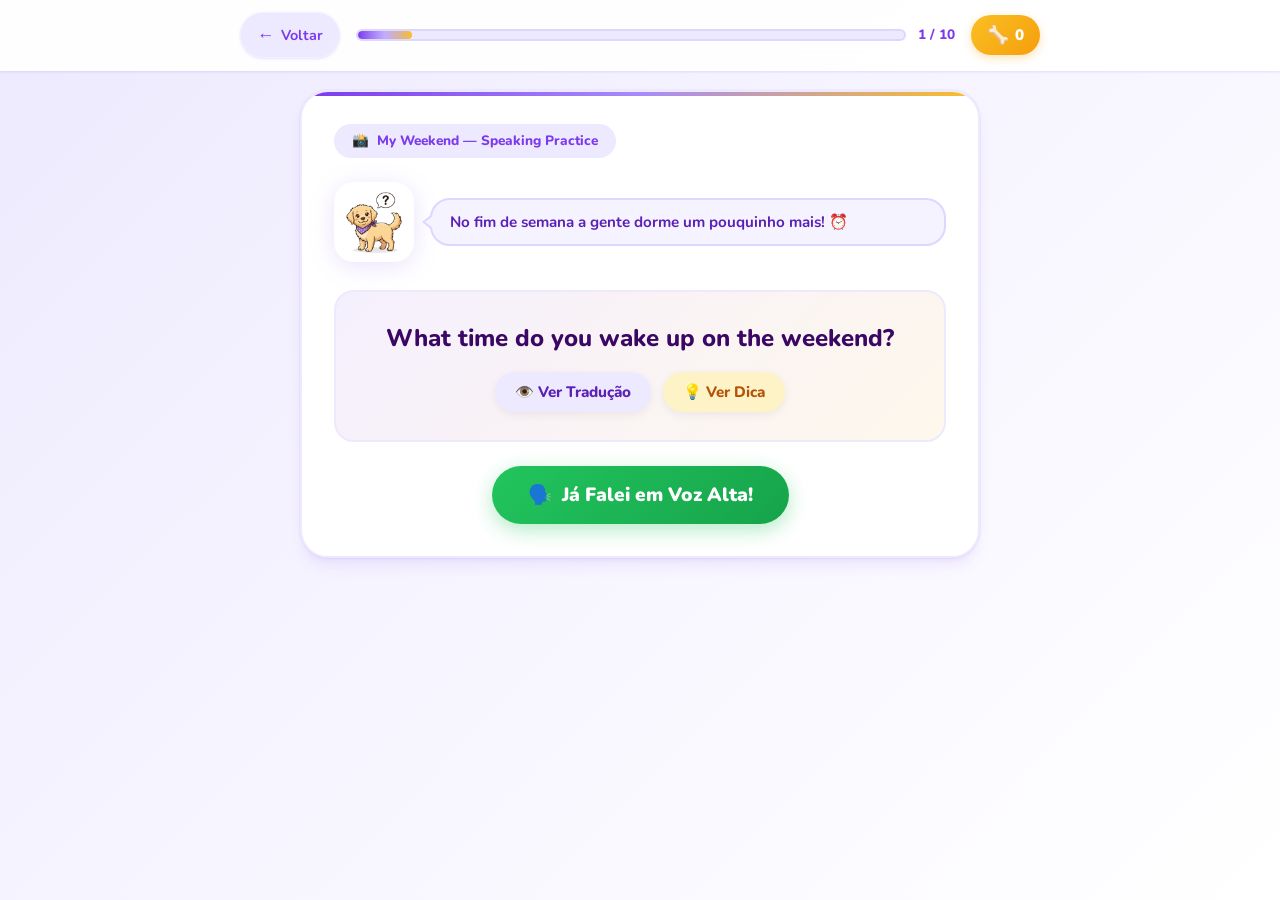
<file: game-speaking.html>
<!DOCTYPE html>
<html lang="pt-BR">
<head>
  <meta charset="UTF-8" />
  <meta name="viewport" content="width=device-width, initial-scale=1.0" />
  <title>Speaking Practice — English with Nala 🐕🗣️</title>
  <meta name="description" content="Pratique a fala em inglês com a Nala! Perguntas de conversação." />
  <link rel="icon" href="data:image/svg+xml,<svg xmlns='http://www.w3.org/2000/svg' viewBox='0 0 100 100'><text y='.9em' font-size='90'>🐕</text></svg>" />
  <link rel="preconnect" href="https://fonts.googleapis.com" />
  <link rel="preconnect" href="https://fonts.gstatic.com" crossorigin />
  <link href="https://fonts.googleapis.com/css2?family=Nunito:wght@400;600;700;800;900&display=swap" rel="stylesheet" />
  <link rel="stylesheet" href="styles.css?v=3" />
  <link rel="stylesheet" href="quiz.css?v=3" />
  <style>
    /* === Speaking Practice Simplified Styles === */

    .sp-question-box {
      background: linear-gradient(135deg, rgba(124, 58, 237, 0.08), rgba(245, 158, 11, 0.08));
      border-radius: var(--radius-lg);
      border: 2px solid var(--purple-100);
      padding: 28px 24px;
      margin: 16px 0;
      text-align: center;
      position: relative;
    }

    .sp-question-text {
      font-family: 'Nunito', sans-serif;
      font-size: 1.5rem;
      font-weight: 800;
      color: var(--purple-900);
      line-height: 1.5;
      margin-bottom: 16px;
    }

    .sp-actions-bar {
      display: flex;
      gap: 12px;
      justify-content: center;
      flex-wrap: wrap;
      margin-top: 14px;
    }

    .sp-action-btn {
      display: inline-flex;
      align-items: center;
      gap: 8px;
      padding: 10px 20px;
      border-radius: var(--radius-full);
      font-family: 'Nunito', sans-serif;
      font-size: 0.95rem;
      font-weight: 800;
      cursor: pointer;
      border: none;
      transition: all 0.25s ease;
      box-shadow: 0 3px 10px rgba(0,0,0,0.06);
    }

    .sp-btn-trans {
      background: var(--purple-100);
      color: var(--purple-700);
    }

    .sp-btn-trans:hover {
      background: var(--purple-200);
      transform: translateY(-2px);
    }

    .sp-btn-hint {
      background: #fef3c7;
      color: #b45309;
    }

    .sp-btn-hint:hover {
      background: #fde68a;
      transform: translateY(-2px);
    }

    .sp-translation {
      font-size: 1rem;
      font-weight: 700;
      color: var(--purple-600);
      background: rgba(255, 255, 255, 0.85);
      padding: 10px 16px;
      border-radius: var(--radius-md);
      margin-top: 14px;
      display: inline-block;
      font-style: italic;
      border: 1px solid var(--purple-200);
    }

    .sp-starter-card {
      background: #fffbeb;
      border: 2px dashed #f59e0b;
      border-radius: var(--radius-md);
      padding: 16px 20px;
      margin-top: 16px;
      text-align: center;
      animation: fadeIn 0.3s ease;
    }

    .sp-starter-title {
      font-size: 0.85rem;
      font-weight: 800;
      color: #b45309;
      text-transform: uppercase;
      letter-spacing: 0.5px;
      margin-bottom: 6px;
    }

    .sp-starter-text {
      font-size: 1.2rem;
      font-weight: 800;
      color: #92400e;
    }

    /* Action Control Container */
    .sp-controls {
      display: flex;
      justify-content: center;
      margin-top: 24px;
    }

    .sp-confirm-btn {
      background: linear-gradient(135deg, #22c55e, #16a34a);
      color: white;
      border: none;
      padding: 16px 36px;
      border-radius: var(--radius-full);
      font-family: 'Nunito', sans-serif;
      font-size: 1.2rem;
      font-weight: 900;
      cursor: pointer;
      box-shadow: 0 6px 20px rgba(34, 197, 94, 0.35);
      transition: all 0.3s ease;
      display: flex;
      align-items: center;
      gap: 10px;
    }

    .sp-confirm-btn:hover {
      transform: translateY(-3px) scale(1.02);
      box-shadow: 0 10px 25px rgba(34, 197, 94, 0.45);
    }

    /* Responsive */
    @media (max-width: 480px) {
      .sp-question-text { font-size: 1.25rem; }
      .sp-starter-text { font-size: 1.05rem; }
      .sp-confirm-btn { font-size: 1.05rem; padding: 14px 28px; }
    }
  </style>
</head>
<body class="quiz-body">

  <!-- ✦ Sparkle Particles ✦ -->
  <div class="sparkle-container" aria-hidden="true">
    <div class="sparkle"></div>
    <div class="sparkle"></div>
    <div class="sparkle"></div>
    <div class="sparkle"></div>
    <div class="sparkle"></div>
    <div class="sparkle"></div>
  </div>

  <!-- 🐾 Floating Paw Prints 🐾 -->
  <div class="paw-container" aria-hidden="true">
    <div class="paw-print">🐾</div>
    <div class="paw-print">🐾</div>
    <div class="paw-print">🐾</div>
    <div class="paw-print">🐾</div>
  </div>

  <!-- ============================================
       HEADER
       ============================================ -->
  <header class="quiz-header glass-header" id="quiz-header">
    <div class="quiz-header-inner">
      <a href="module-hub.html" class="quiz-back-btn" id="quiz-back-btn">
        <span class="back-arrow">←</span>
        <span class="back-text">Voltar</span>
      </a>

      <div class="quiz-progress-wrapper">
        <div class="quiz-progress-bar" id="quiz-progress-bar">
          <div class="quiz-progress-fill" id="quiz-progress-fill" style="width: 20%"></div>
        </div>
        <span class="quiz-progress-text" id="quiz-progress-text">1 / 5</span>
      </div>

      <div class="quiz-score" id="quiz-score">
        <span class="score-icon">🦴</span>
        <span class="quiz-score-value" id="quiz-score-value">0</span>
      </div>
    </div>
  </header>

  <!-- ============================================
       MAIN CONTENT
       ============================================ -->
  <main class="quiz-main" id="quiz-main">

    <!-- Speaking Question Screen -->
    <div class="quiz-screen active" id="sp-question-screen">
      <div class="quiz-card" id="sp-card">

        <!-- Module Badge -->
        <div class="quiz-module-badge" id="sp-module-badge">
          <span>🗣️</span> Speaking Practice
        </div>

        <!-- Nala Mascot Area -->
        <div class="quiz-mascot-area">
          <img src="images/nala-quiz.png" alt="Nala ouvindo você" class="quiz-mascot-img" id="sp-mascot-img" />
          <div class="quiz-speech" id="sp-speech">
            <p>Leia a pergunta e responda em voz alta! 🗣️</p>
          </div>
        </div>

        <!-- Question Box -->
        <div class="sp-question-box">
          <div class="sp-question-text" id="sp-question-text">
            What time do you wake up on the weekend?
          </div>
          
          <div class="sp-actions-bar">
            <button class="sp-action-btn sp-btn-trans" id="sp-btn-trans" onclick="toggleTranslation()">
              👁️ Ver Tradução
            </button>
            <button class="sp-action-btn sp-btn-hint" id="sp-btn-hint" onclick="toggleHint()">
              💡 Ver Dica
            </button>
          </div>

          <!-- Translation (hidden by default) -->
          <div class="sp-translation hidden" id="sp-translation">
            A que horas você acorda no fim de semana?
          </div>

          <!-- Sentence Starter Card (hidden by default) -->
          <div class="sp-starter-card hidden" id="sp-starter-card">
            <div class="sp-starter-title">💡 Dica para começar a responder:</div>
            <div class="sp-starter-text" id="sp-starter-text">
              "On the weekend, I wake up at..."
            </div>
          </div>
        </div>

        <!-- Main Action Button -->
        <div class="sp-controls">
          <button class="sp-confirm-btn" id="sp-confirm-btn" onclick="confirmSpokenAnswer()">
            <span>🗣️</span> Já Falei em Voz Alta!
          </button>
        </div>

        <!-- Feedback Area (hidden by default) -->
        <div class="quiz-feedback hidden" id="sp-feedback">
          <div class="feedback-icon" id="sp-feedback-icon">🌟</div>
          <p class="feedback-text" id="sp-feedback-text">Incrível! Excelente prática de fala!</p>
        </div>

        <!-- Next Button (hidden by default) -->
        <button class="quiz-next-btn hidden" id="sp-next-btn" onclick="nextQuestion()">
          Próxima Pergunta
          <span class="next-arrow">→</span>
        </button>

      </div>
    </div>

    <!-- Results Screen (hidden by default) -->
    <div class="quiz-screen" id="sp-results-screen">
      <div class="quiz-results-card" id="sp-results-card">

        <div class="results-mascot">
          <img src="images/nala-celebrate.png" alt="Nala comemorando" class="results-mascot-img" />
        </div>

        <div class="results-stars" id="results-stars">
          <span class="result-star filled">⭐</span>
          <span class="result-star filled">⭐</span>
          <span class="result-star filled">⭐</span>
        </div>

        <h2 class="results-title" id="results-title">Incrível Prática! 🎉</h2>
        <p class="results-subtitle" id="results-subtitle">Você falou em inglês com super confiança!</p>

        <div class="results-stats">
          <div class="result-stat" id="result-stat-correct">
            <span class="stat-value">5</span>
            <span class="stat-label">Perguntas</span>
          </div>
          <div class="result-stat" id="result-stat-wrong">
            <span class="stat-value">🗣️ 100%</span>
            <span class="stat-label">Falado</span>
          </div>
          <div class="result-stat" id="result-stat-bones">
            <span class="stat-value">🦴 50</span>
            <span class="stat-label">Ossinhos</span>
          </div>
        </div>

        <div class="results-actions">
          <button class="results-btn primary" id="results-btn-retry" onclick="restartGame()">
            <span>🔄</span> Praticar Novamente
          </button>
          <a href="module-hub.html" class="results-btn secondary" id="results-btn-home">
            <span>🏠</span> Voltar ao Menu
          </a>
        </div>
      </div>
    </div>

  </main>

  <!-- Confetti Container -->
  <div class="confetti-container" id="confetti-container" aria-hidden="true"></div>

  <!-- ============================================
       JAVASCRIPT
       ============================================ -->
  <script src="js/data.js?v=3"></script>
  <script>

    const urlParams = new URLSearchParams(window.location.search);
    let rawModule = urlParams.get('module') || localStorage.getItem('selectedModule') || 'past';
    let currentModule = String(rawModule).toLowerCase().trim();

    // Alias map
    if (currentModule === 'school-class' || currentModule === 'schoolclass') {
      currentModule = 'school_class';
    }

    let moduleData = gameData[currentModule];
    if (!moduleData) {
      const foundKey = Object.keys(gameData).find(k => k.toLowerCase() === currentModule || (gameData[k].title && gameData[k].title.toLowerCase().includes(currentModule)));
      moduleData = foundKey ? gameData[foundKey] : (gameData['past'] || Object.values(gameData)[0]);
    }

    let spData = (moduleData && Array.isArray(moduleData.speaking) && moduleData.speaking.length > 0)
      ? moduleData.speaking
      : (gameData['past'] && Array.isArray(gameData['past'].speaking) ? gameData['past'].speaking : []);

    let currentQuestion = 0;
    let score = 0;
    let answered = false;

    // DOM Elements
    const progressFill = document.getElementById('quiz-progress-fill');
    const progressText = document.getElementById('quiz-progress-text');
    const questionText = document.getElementById('sp-question-text');
    const translationEl = document.getElementById('sp-translation');
    const starterCard = document.getElementById('sp-starter-card');
    const starterText = document.getElementById('sp-starter-text');
    const btnTrans = document.getElementById('sp-btn-trans');
    const btnHint = document.getElementById('sp-btn-hint');
    const confirmBtn = document.getElementById('sp-confirm-btn');
    const feedbackArea = document.getElementById('sp-feedback');
    const feedbackIcon = document.getElementById('sp-feedback-icon');
    const feedbackText = document.getElementById('sp-feedback-text');
    const nextBtn = document.getElementById('sp-next-btn');
    const scoreValue = document.getElementById('quiz-score-value');
    const mascotImg = document.getElementById('sp-mascot-img');
    const spSpeech = document.getElementById('sp-speech');
    const questionScreen = document.getElementById('sp-question-screen');
    const resultsScreen = document.getElementById('sp-results-screen');
    const backBtn = document.getElementById('quiz-back-btn');
    const homeBtn = document.getElementById('results-btn-home');

    // Set back links
    backBtn.href = `module-hub.html?module=${currentModule}`;
    homeBtn.href = `module-hub.html?module=${currentModule}`;

    // Update module badge
    document.getElementById('sp-module-badge').innerHTML = `<span>${moduleData.emoji}</span> ${moduleData.title} — Speaking Practice`;

    function loadQuestion() {
      answered = false;
      const q = spData[currentQuestion];

      // Update progress
      const progress = ((currentQuestion + 1) / spData.length) * 100;
      progressFill.style.width = progress + '%';
      progressText.textContent = `${currentQuestion + 1} / ${spData.length}`;

      // Update Question & Content
      questionText.textContent = q.question;
      translationEl.textContent = q.translation;
      starterText.textContent = `"${q.starter}"`;

      // Hide translation and hint by default
      translationEl.classList.add('hidden');
      starterCard.classList.add('hidden');
      btnTrans.textContent = '👁️ Ver Tradução';
      btnHint.textContent = '💡 Ver Dica';

      // Reset feedback & confirm button
      feedbackArea.classList.add('hidden');
      nextBtn.classList.add('hidden');
      confirmBtn.style.display = 'flex';

      // Reset Nala speech & mascot
      spSpeech.querySelector('p').textContent = q.nalaTip || 'Leia a pergunta e responda em voz alta! 🗣️';
      mascotImg.src = 'images/nala-quiz.png';

      // Card entrance animation
      const card = document.getElementById('sp-card');
      card.classList.remove('animate-in');
      void card.offsetWidth;
      card.classList.add('animate-in');
    }

    function toggleTranslation() {
      const isHidden = translationEl.classList.contains('hidden');
      if (isHidden) {
        translationEl.classList.remove('hidden');
        btnTrans.textContent = '🙈 Esconder Tradução';
      } else {
        translationEl.classList.add('hidden');
        btnTrans.textContent = '👁️ Ver Tradução';
      }
    }

    function toggleHint() {
      const isHidden = starterCard.classList.contains('hidden');
      if (isHidden) {
        starterCard.classList.remove('hidden');
        btnHint.textContent = '💡 Esconder Dica';
      } else {
        starterCard.classList.add('hidden');
        btnHint.textContent = '💡 Ver Dica';
      }
    }

    function confirmSpokenAnswer() {
      if (answered) return;
      answered = true;

      score += 10;
      scoreValue.textContent = score;

      feedbackIcon.textContent = '🌟';
      feedbackText.textContent = 'Excelente! Ótima prática de fala em voz alta!';
      feedbackArea.className = 'quiz-feedback correct';
      feedbackArea.classList.remove('hidden');

      confirmBtn.style.display = 'none';
      nextBtn.classList.remove('hidden');

      spSpeech.querySelector('p').textContent = 'Wonderful speaking! Você mandou super bem! ⭐';
      mascotImg.src = 'images/nala-celebrate.png';

      createMiniConfetti();

      // Next button text on last question
      if (currentQuestion === spData.length - 1) {
        nextBtn.innerHTML = 'Ver Resultado <span class="next-arrow">🏆</span>';
      }
    }

    function nextQuestion() {
      currentQuestion++;
      if (currentQuestion >= spData.length) {
        showResults();
      } else {
        loadQuestion();
      }
    }

    function showResults() {
      questionScreen.classList.remove('active');
      resultsScreen.classList.add('active');

      document.querySelector('#result-stat-correct .stat-value').textContent = spData.length;
      document.querySelector('#result-stat-bones .stat-value').textContent = `🦴 ${score}`;

      // Confetti
      createConfetti();
    }

    function restartGame() {
      currentQuestion = 0;
      score = 0;
      scoreValue.textContent = '0';

      resultsScreen.classList.remove('active');
      questionScreen.classList.add('active');
      loadQuestion();
    }

    // === Confetti Effects ===
    function createMiniConfetti() {
      const container = document.getElementById('confetti-container');
      for (let i = 0; i < 15; i++) {
        const confetti = document.createElement('div');
        confetti.className = 'confetti-piece';
        confetti.style.left = Math.random() * 100 + '%';
        confetti.style.animationDelay = Math.random() * 0.5 + 's';
        confetti.style.background = ['#7C3AED', '#FBBF24', '#22C55E', '#EF4444', '#A78BFA', '#FCD34D'][Math.floor(Math.random() * 6)];
        container.appendChild(confetti);
        setTimeout(() => confetti.remove(), 2000);
      }
    }

    function createConfetti() {
      const container = document.getElementById('confetti-container');
      for (let i = 0; i < 60; i++) {
        const confetti = document.createElement('div');
        confetti.className = 'confetti-piece big';
        confetti.style.left = Math.random() * 100 + '%';
        confetti.style.animationDelay = Math.random() * 0.5 + 's';
        confetti.style.animationDuration = (Math.random() * 2 + 2) + 's';
        confetti.style.background = ['#7C3AED', '#FBBF24', '#22C55E', '#EF4444', '#A78BFA', '#FCD34D', '#C4B5FD', '#F59E0B'][Math.floor(Math.random() * 8)];
        confetti.style.width = (Math.random() * 8 + 4) + 'px';
        confetti.style.height = (Math.random() * 8 + 4) + 'px';
        container.appendChild(confetti);
        setTimeout(() => confetti.remove(), 4000);
      }
    }

    // Initialize
    loadQuestion();
  </script>

</body>
</html>
</file>
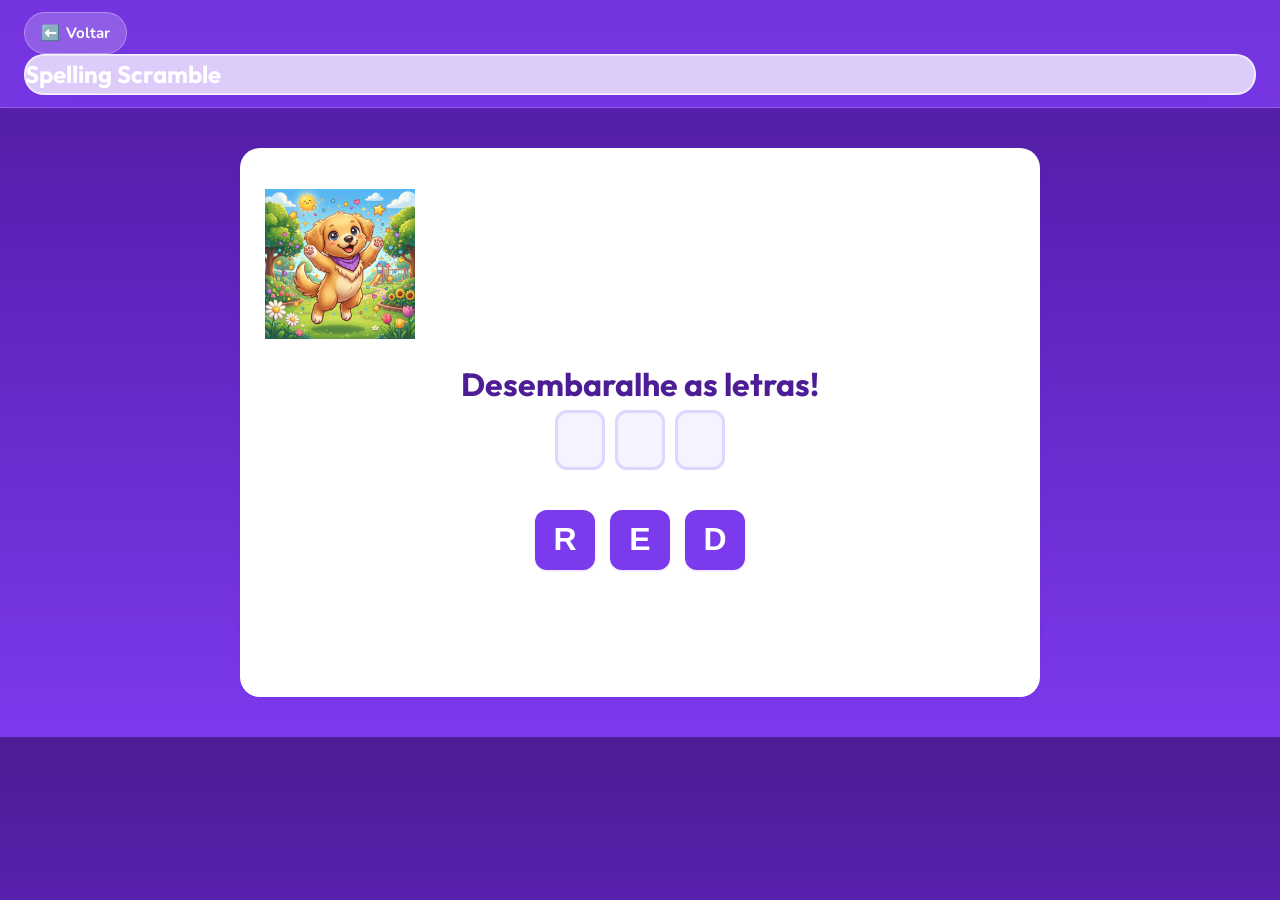
<file: game-spelling.html>
<!DOCTYPE html>
<html lang="pt-BR">
<head>
  <meta charset="UTF-8">
  <title>Spelling Scramble — English with Nala 🐕✨</title>
  <link href="https://fonts.googleapis.com/css2?family=Outfit:wght@400;600;800;900&family=Nunito:wght@400;600;700;800&display=swap" rel="stylesheet">
  <link rel="stylesheet" href="styles.css">
  <style>
    .spelling-container {
      max-width: 800px;
      margin: 40px auto;
      text-align: center;
      padding: 40px 24px;
      background: var(--white);
      border-radius: var(--radius-lg);
      box-shadow: var(--shadow-md);
    }
    .spelling-img {
      width: 150px;
      margin-bottom: 20px;
    }
    .word-preview {
      display: flex;
      justify-content: center;
      gap: 10px;
      margin-bottom: 40px;
      min-height: 60px;
    }
    .letter-slot {
      width: 50px;
      height: 60px;
      border: 3px solid var(--purple-200);
      border-radius: var(--radius-md);
      display: flex;
      align-items: center;
      justify-content: center;
      font-size: 2rem;
      font-weight: 900;
      color: var(--purple-800);
      text-transform: uppercase;
      background: var(--purple-50);
    }
    .letter-slot.filled {
      background: var(--purple-100);
      border-color: var(--purple-400);
    }
    .scrambled-letters {
      display: flex;
      justify-content: center;
      gap: 15px;
      flex-wrap: wrap;
    }
    .letter-btn {
      width: 60px;
      height: 60px;
      font-size: 2rem;
      font-weight: 900;
      color: var(--white);
      background: var(--purple-600);
      border: none;
      border-radius: var(--radius-md);
      cursor: pointer;
      box-shadow: var(--shadow-sm);
      transition: transform 0.2s;
      text-transform: uppercase;
    }
    .letter-btn:hover {
      transform: translateY(-3px);
      background: var(--purple-700);
    }
    .letter-btn.used {
      visibility: hidden;
    }
    .controls {
      margin-top: 40px;
      display: flex;
      justify-content: center;
      gap: 15px;
    }
    .control-btn {
      padding: 12px 24px;
      font-size: 1.2rem;
      font-weight: 800;
      border: none;
      border-radius: var(--radius-full);
      cursor: pointer;
      color: var(--white);
    }
  </style>
</head>
<body class="light-mode" style="background-color: var(--purple-50);">
  <header class="quiz-header glass-header">
    <a href="module-hub.html" class="quiz-back-btn">
      <span aria-hidden="true">⬅️</span>
      <span class="sr-only">Voltar</span>
    </a>
    <div class="quiz-progress-bar-container glass-panel">
      <h2 id="header-title" style="color:var(--white); margin:0; font-family: 'Outfit', sans-serif; font-size: 1.5rem;">Spelling Scramble</h2>
    </div>
  </header>
  <main>
    <div class="spelling-container glass-panel">
      <img src="images/nala-celebrate.png" class="spelling-img" alt="Nala">
      <h1 style="color: var(--purple-800); font-family: 'Outfit', sans-serif;">Desembaralhe as letras!</h1>
      
      <div class="word-preview" id="word-preview"></div>
      <div class="scrambled-letters" id="scrambled-letters"></div>
      
      <div class="controls">
        <button id="btn-clear" class="control-btn" style="background: var(--slate-500);">Limpar</button>
      </div>
    </div>
  </main>
  <script src="js/data.js"></script>
  <script>
    const urlParams = new URLSearchParams(window.location.search);
    const currentModule = urlParams.get('module') || localStorage.getItem('selectedModule') || 'colors';
    const moduleData = gameData[currentModule] || gameData['colors'];
    
    let currentWordIndex = 0;
    const words = moduleData.spelling || (moduleData.matching ? moduleData.matching.map(m => m.word) : []);
    let selectedLetters = [];

    const previewEl = document.getElementById('word-preview');
    const lettersEl = document.getElementById('scrambled-letters');
    const btnClear = document.getElementById('btn-clear');

    function renderWord() {
      const currentWord = words[currentWordIndex];
      selectedLetters = [];
      previewEl.innerHTML = '';
      lettersEl.innerHTML = '';

      // Create slots
      for (let i = 0; i < currentWord.length; i++) {
        const slot = document.createElement('div');
        slot.className = 'letter-slot';
        previewEl.appendChild(slot);
      }

      // Shuffle letters
      const shuffled = currentWord.split('').sort(() => 0.5 - Math.random());
      
      shuffled.forEach((letter, idx) => {
        const btn = document.createElement('button');
        btn.className = 'letter-btn scroll-reveal';
        btn.innerText = letter;
        btn.addEventListener('click', () => {
          btn.classList.add('used');
          selectedLetters.push({ letter, btn });
          updatePreview();
        });
        lettersEl.appendChild(btn);
      });

      setTimeout(() => {
        document.querySelectorAll('.scroll-reveal').forEach(el => el.classList.add('revealed'));
      }, 50);
    }

    function updatePreview() {
      const slots = previewEl.children;
      const currentWord = words[currentWordIndex];
      
      for (let i = 0; i < currentWord.length; i++) {
        if (selectedLetters[i]) {
          slots[i].innerText = selectedLetters[i].letter;
          slots[i].classList.add('filled');
        } else {
          slots[i].innerText = '';
          slots[i].classList.remove('filled');
        }
      }

      if (selectedLetters.length === currentWord.length) {
        checkWord();
      }
    }

    function checkWord() {
      const currentWord = words[currentWordIndex];
      const formedWord = selectedLetters.map(item => item.letter).join('');
      
      if (formedWord.toLowerCase() === currentWord.toLowerCase()) {
        setTimeout(() => {
          if (currentWordIndex < words.length - 1) {
            alert('Perfeito! 🎉 Vamos para a próxima!');
            currentWordIndex++;
            renderWord();
          } else {
            alert('Você soletrou tudo! 🏆 Voltando ao Hub...');
            window.location.href = 'module-hub.html';
          }
        }, 500);
      } else {
        setTimeout(() => {
          alert('Ops! Tente novamente. 🐕');
          clearLetters();
        }, 500);
      }
    }

    function clearLetters() {
      selectedLetters.forEach(item => item.btn.classList.remove('used'));
      selectedLetters = [];
      updatePreview();
    }

    btnClear.addEventListener('click', clearLetters);
    renderWord();
  </script>
</body>
</html>
</file>
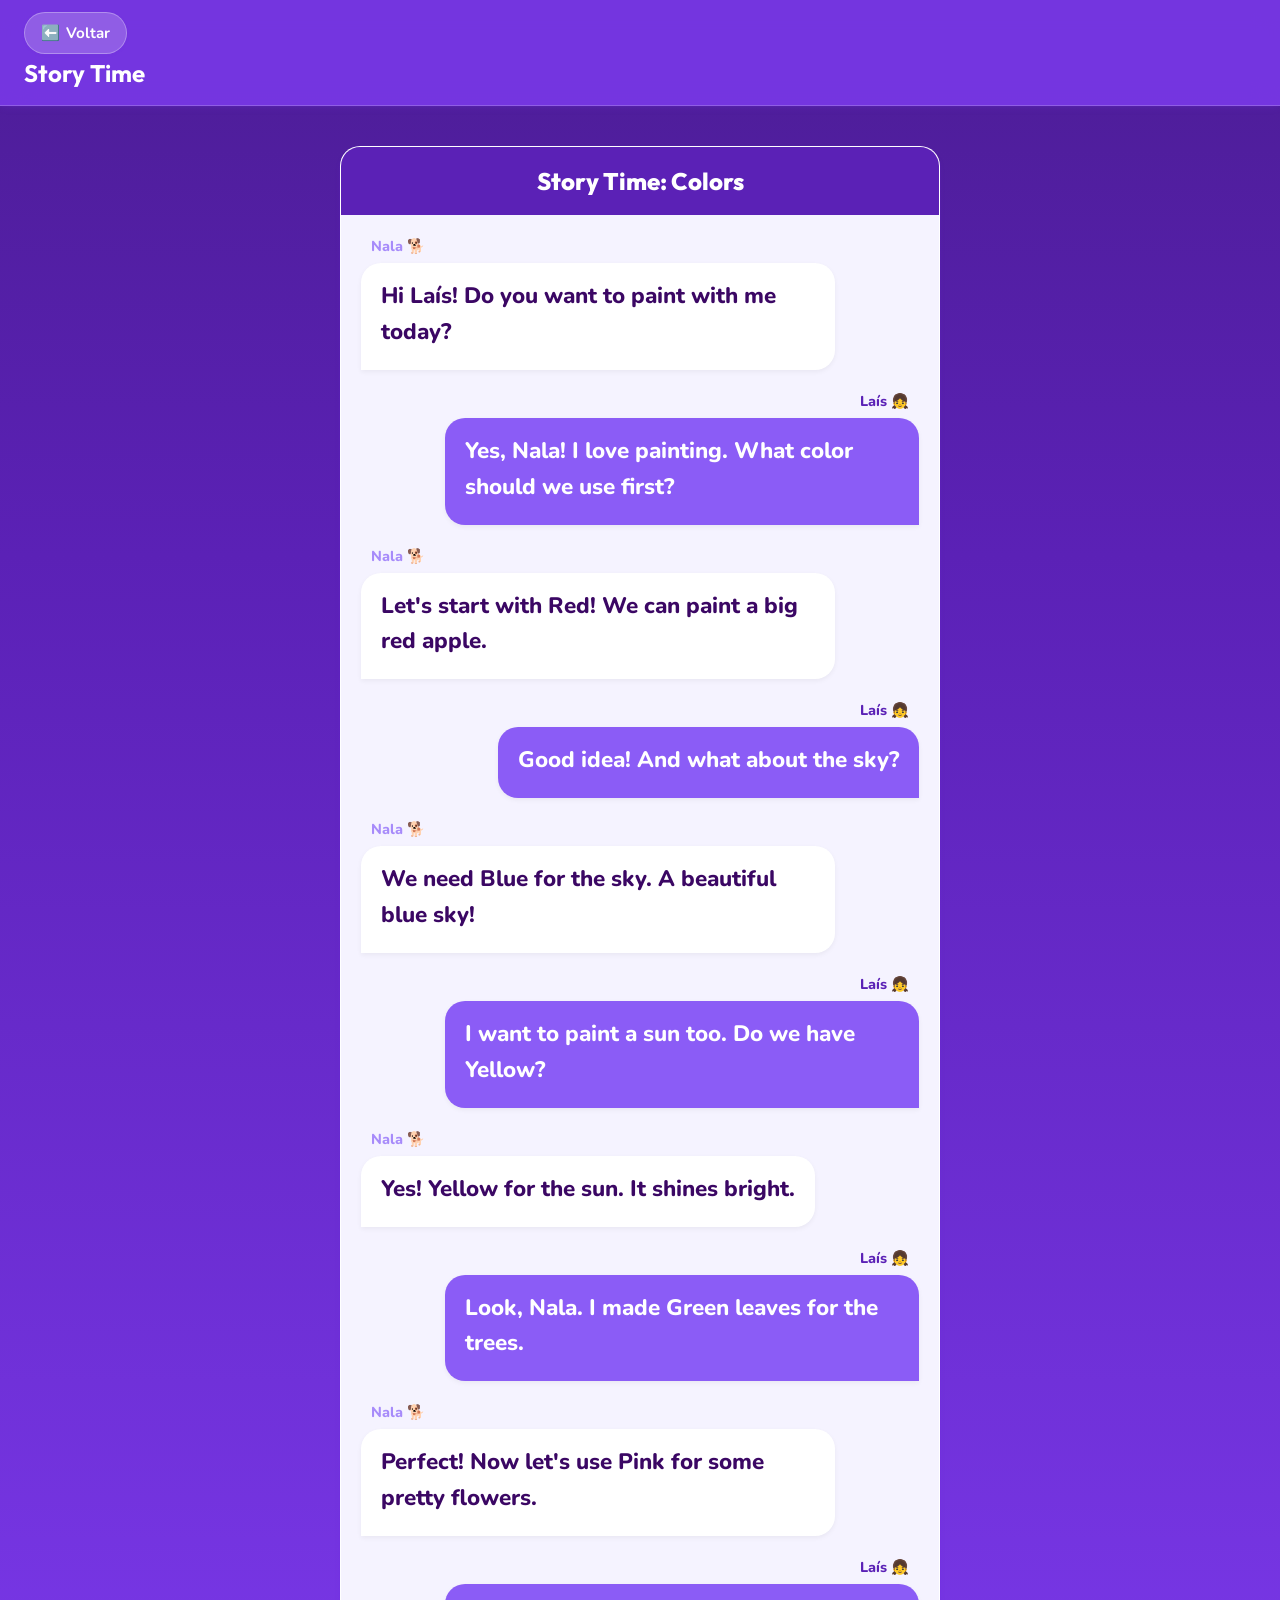
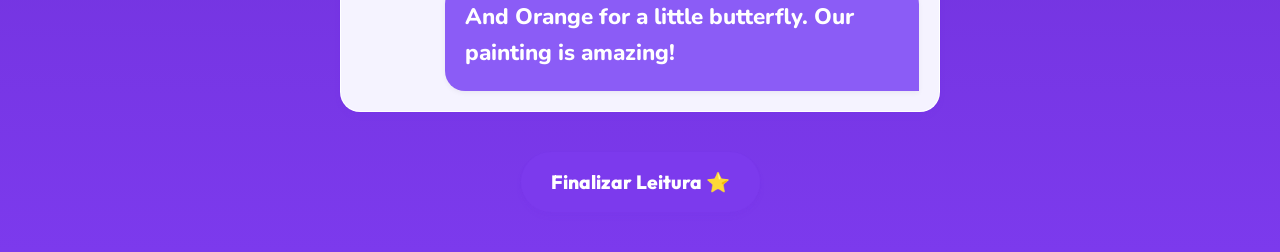
<file: game-story.html>
<!DOCTYPE html>
<html lang="pt-BR">
<head>
  <meta charset="UTF-8">
  <meta name="viewport" content="width=device-width, initial-scale=1.0">
  <title>Story Time — English with Nala 🐕✨</title>
  <link href="https://fonts.googleapis.com/css2?family=Outfit:wght@400;600;800;900&family=Nunito:wght@400;600;700;800&display=swap" rel="stylesheet">
  <link rel="stylesheet" href="styles.css">
  <style>
    .chat-container {
      max-width: 600px;
      margin: 40px auto;
      background: var(--white);
      border-radius: var(--radius-lg);
      box-shadow: var(--shadow-md);
      overflow: hidden;
      display: flex;
      flex-direction: column;
    }
    .chat-header {
      background: var(--purple-700);
      color: var(--white);
      padding: 15px 20px;
      text-align: center;
      font-family: 'Outfit', sans-serif;
      font-size: 1.5rem;
      font-weight: 800;
    }
    .chat-body {
      padding: 20px;
      display: flex;
      flex-direction: column;
      gap: 20px;
      background: var(--purple-50);
      /* Let the chat body expand so the user scrolls the whole page instead */
    }
    .chat-msg {
      display: flex;
      flex-direction: column;
      max-width: 85%;
      animation: slideUp 0.4s ease;
    }
    .chat-msg.left {
      align-self: flex-start;
    }
    .chat-msg.right {
      align-self: flex-end;
    }
    .chat-bubble {
      padding: 15px 20px;
      border-radius: 20px;
      font-family: 'Nunito', sans-serif;
      box-shadow: 0 2px 5px rgba(0,0,0,0.05);
    }
    .chat-msg.left .chat-bubble {
      background: var(--white);
      color: var(--purple-900);
      border-bottom-left-radius: 0;
    }
    .chat-msg.right .chat-bubble {
      background: var(--purple-500);
      color: var(--white);
      border-bottom-right-radius: 0;
    }
    .chat-photo {
      max-width: 100%;
      border-radius: 12px;
      margin-bottom: 10px;
      box-shadow: 0 2px 4px rgba(0,0,0,0.1);
    }
    .chat-text {
      font-size: 1.4rem;
      font-weight: 800;
      margin-bottom: 5px;
    }
    .chat-translation {
      font-size: 1.1rem;
      opacity: 0.8;
      font-weight: 600;
    }
    .chat-msg.right .chat-translation {
      color: var(--purple-100);
    }
    .chat-msg.left .chat-translation {
      color: var(--slate-500);
    }
    .speaker-name {
      font-size: 0.9rem;
      font-weight: 800;
      margin-bottom: 5px;
      color: var(--purple-400);
      padding: 0 10px;
    }
    .chat-msg.right .speaker-name {
      text-align: right;
      color: var(--purple-700);
    }
    
    @keyframes slideUp { 
      from { opacity: 0; transform: translateY(20px); } 
      to { opacity: 1; transform: translateY(0); } 
    }
  </style>
</head>
<body class="light-mode" style="background-color: var(--purple-50);">
  <header class="quiz-header glass-header">
    <a href="module-hub.html" class="quiz-back-btn">
      <span aria-hidden="true">⬅️</span>
      <span class="sr-only">Voltar</span>
    </a>
    <div class="quiz-progress-bar-container">
      <h2 id="header-title" style="color:var(--white); margin:0; font-family: 'Outfit', sans-serif; font-size: 1.5rem;">Story Time</h2>
    </div>
  </header>

  <main>
    <div class="chat-container glass-panel">
      <div class="chat-header" id="chat-header-title">
        Story Time
      </div>
      <div class="chat-body" id="chat-body">
        <!-- Chat bubbles go here -->
      </div>
    </div>
    <div style="text-align:center; margin-top:20px; margin-bottom: 40px;">
       <a href="module-hub.html" style="background:var(--purple-600); color:white; padding:15px 30px; text-decoration:none; border-radius:30px; font-family: 'Outfit', sans-serif; font-weight:800; display:inline-block; font-size: 1.2rem; box-shadow: var(--shadow-md); transition: transform 0.2s;">
         Finalizar Leitura ⭐
       </a>
    </div>
  </main>

  <script src="js/data.js"></script>
  <script>
    const urlParams = new URLSearchParams(window.location.search);
    const currentModule = urlParams.get('module') || localStorage.getItem('selectedModule') || 'colors';
    const moduleData = gameData[currentModule] || gameData['colors'];
    const stories = moduleData.story;
    
    document.getElementById('chat-header-title').innerText = `Story Time: ${moduleData.title}`;
    
    const chatBody = document.getElementById('chat-body');
    
    stories.forEach((page, index) => {
      const isLeft = index % 2 === 0;
      const alignClass = isLeft ? 'left' : 'right';
      
      // Let's assume the child is named Laís (as requested previously)
      const speakerName = isLeft ? 'Nala 🐕' : 'Laís 👧';
      
      const msgDiv = document.createElement('div');
      msgDiv.className = `chat-msg ${alignClass}`;
      
      // Delay animation for a cool cascade effect when opening the page
      msgDiv.style.animationDelay = `${index * 0.4}s`;
      msgDiv.style.opacity = '0'; // Initial state for animation
      msgDiv.style.animationFillMode = 'forwards';
      
      msgDiv.innerHTML = `
        <div class="speaker-name">${speakerName}</div>
        <div class="chat-bubble">
          <div class="chat-text">${page.text}</div>
        </div>
      `;
      
      chatBody.appendChild(msgDiv);
    });
  </script>
</body>
</html>
</file>
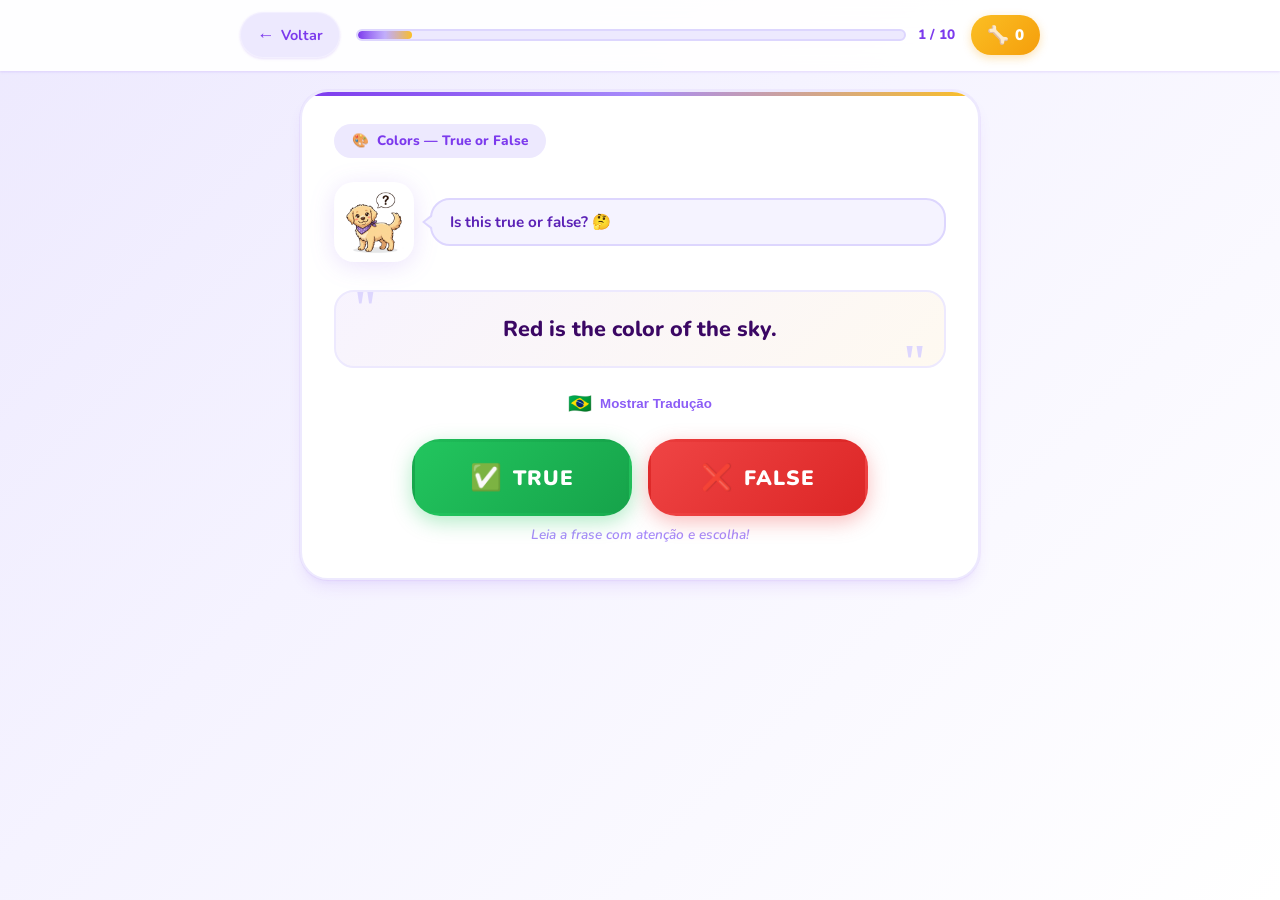
<file: game-truefalse.html>
<!DOCTYPE html>
<html lang="pt-BR">
<head>
  <meta charset="UTF-8" />
  <meta name="viewport" content="width=device-width, initial-scale=1.0" />
  <title>True or False — English with Nala 🐕✅❌</title>
  <meta name="description" content="Descubra se as frases em inglês são verdadeiras ou falsas com a Nala!" />
  <link rel="icon" href="data:image/svg+xml,<svg xmlns='http://www.w3.org/2000/svg' viewBox='0 0 100 100'><text y='.9em' font-size='90'>🐕</text></svg>" />
  <link rel="preconnect" href="https://fonts.googleapis.com" />
  <link rel="preconnect" href="https://fonts.gstatic.com" crossorigin />
  <link href="https://fonts.googleapis.com/css2?family=Nunito:wght@400;600;700;800;900&display=swap" rel="stylesheet" />
  <link rel="stylesheet" href="styles.css" />
  <link rel="stylesheet" href="quiz.css" />
  <style>
    /* === True or False Specific Styles === */

    .tf-statement {
      font-family: 'Nunito', sans-serif;
      font-size: 1.35rem;
      font-weight: 800;
      color: var(--purple-900);
      text-align: center;
      line-height: 1.6;
      padding: 20px 24px;
      background: linear-gradient(135deg, rgba(124, 58, 237, 0.06), rgba(245, 158, 11, 0.06));
      border-radius: var(--radius-lg);
      border: 2px solid var(--purple-100);
      margin: 16px 0 24px;
      position: relative;
    }

    .tf-statement::before {
      content: '"';
      position: absolute;
      top: -8px;
      left: 16px;
      font-size: 3rem;
      color: var(--purple-200);
      font-family: Georgia, serif;
      line-height: 1;
    }

    .tf-statement::after {
      content: '"';
      position: absolute;
      bottom: -20px;
      right: 16px;
      font-size: 3rem;
      color: var(--purple-200);
      font-family: Georgia, serif;
      line-height: 1;
    }

    .tf-buttons {
      display: flex;
      gap: 16px;
      justify-content: center;
      margin-top: 24px;
    }

    .tf-btn {
      flex: 1;
      max-width: 220px;
      display: flex;
      align-items: center;
      justify-content: center;
      gap: 10px;
      padding: 18px 24px;
      border: 3px solid transparent;
      border-radius: var(--radius-xl);
      font-family: 'Nunito', sans-serif;
      font-size: 1.3rem;
      font-weight: 900;
      cursor: pointer;
      transition: all 0.3s cubic-bezier(0.4, 0, 0.2, 1);
      position: relative;
      overflow: hidden;
      text-transform: uppercase;
      letter-spacing: 1px;
    }

    .tf-btn::before {
      content: '';
      position: absolute;
      top: 0;
      left: -100%;
      width: 100%;
      height: 100%;
      background: linear-gradient(90deg, transparent, rgba(255,255,255,0.2), transparent);
      transition: left 0.5s ease;
    }

    .tf-btn:hover::before {
      left: 100%;
    }

    .tf-btn-true {
      background: linear-gradient(135deg, #22c55e, #16a34a);
      color: white;
      box-shadow: 0 6px 20px rgba(34, 197, 94, 0.35);
    }

    .tf-btn-true:hover:not(:disabled) {
      transform: translateY(-4px) scale(1.03);
      box-shadow: 0 10px 30px rgba(34, 197, 94, 0.45);
    }

    .tf-btn-false {
      background: linear-gradient(135deg, #ef4444, #dc2626);
      color: white;
      box-shadow: 0 6px 20px rgba(239, 68, 68, 0.35);
    }

    .tf-btn-false:hover:not(:disabled) {
      transform: translateY(-4px) scale(1.03);
      box-shadow: 0 10px 30px rgba(239, 68, 68, 0.45);
    }

    .tf-btn:disabled {
      opacity: 0.5;
      cursor: not-allowed;
      transform: scale(0.95);
    }

    .tf-btn.selected-correct {
      opacity: 1;
      border-color: #22c55e;
      transform: scale(1.05);
      box-shadow: 0 0 0 4px rgba(34, 197, 94, 0.3), 0 8px 25px rgba(34, 197, 94, 0.4);
      animation: pulseCorrect 0.6s ease;
    }

    .tf-btn.selected-wrong {
      opacity: 1;
      border-color: #ef4444;
      transform: scale(1.05);
      box-shadow: 0 0 0 4px rgba(239, 68, 68, 0.3), 0 8px 25px rgba(239, 68, 68, 0.4);
      animation: shakeWrong 0.5s ease;
    }

    @keyframes pulseCorrect {
      0% { transform: scale(1); }
      50% { transform: scale(1.1); }
      100% { transform: scale(1.05); }
    }

    @keyframes shakeWrong {
      0%, 100% { transform: translateX(0) scale(1.05); }
      20% { transform: translateX(-8px) scale(1.05); }
      40% { transform: translateX(8px) scale(1.05); }
      60% { transform: translateX(-6px) scale(1.05); }
      80% { transform: translateX(6px) scale(1.05); }
    }

    .tf-btn .tf-icon {
      font-size: 1.6rem;
    }

    .tf-hint {
      text-align: center;
      font-size: 0.85rem;
      font-weight: 600;
      color: var(--purple-400);
      margin-top: 8px;
      font-style: italic;
    }

    /* Responsive */
    @media (max-width: 480px) {
      .tf-statement {
        font-size: 1.1rem;
        padding: 16px 18px;
      }
      .tf-btn {
        font-size: 1.1rem;
        padding: 14px 18px;
      }
      .tf-buttons {
        gap: 12px;
      }
    }
  </style>
</head>
<body class="quiz-body">

  <!-- ✦ Sparkle Particles ✦ -->
  <div class="sparkle-container" aria-hidden="true">
    <div class="sparkle"></div>
    <div class="sparkle"></div>
    <div class="sparkle"></div>
    <div class="sparkle"></div>
    <div class="sparkle"></div>
    <div class="sparkle"></div>
  </div>

  <!-- 🐾 Floating Paw Prints 🐾 -->
  <div class="paw-container" aria-hidden="true">
    <div class="paw-print">🐾</div>
    <div class="paw-print">🐾</div>
    <div class="paw-print">🐾</div>
    <div class="paw-print">🐾</div>
  </div>

  <!-- ============================================
       HEADER
       ============================================ -->
  <header class="quiz-header glass-header" id="quiz-header">
    <div class="quiz-header-inner">
      <a href="module-hub.html" class="quiz-back-btn" id="quiz-back-btn">
        <span class="back-arrow">←</span>
        <span class="back-text">Voltar</span>
      </a>

      <div class="quiz-progress-wrapper">
        <div class="quiz-progress-bar" id="quiz-progress-bar">
          <div class="quiz-progress-fill" id="quiz-progress-fill" style="width: 12.5%"></div>
        </div>
        <span class="quiz-progress-text" id="quiz-progress-text">1 / 8</span>
      </div>

      <div class="quiz-score" id="quiz-score">
        <span class="score-icon">🦴</span>
        <span class="quiz-score-value" id="quiz-score-value">0</span>
      </div>
    </div>
  </header>

  <!-- ============================================
       MAIN CONTENT
       ============================================ -->
  <main class="quiz-main" id="quiz-main">

    <!-- Question Screen -->
    <div class="quiz-screen active" id="tf-question-screen">
      <div class="quiz-card" id="tf-card">

        <!-- Module Badge -->
        <div class="quiz-module-badge" id="tf-module-badge">
          <span>🎨</span> Colors — True or False
        </div>

        <!-- Nala Mascot Area -->
        <div class="quiz-mascot-area">
          <img src="images/nala-quiz.png" alt="Nala te desafiando" class="quiz-mascot-img" id="tf-mascot-img" />
          <div class="quiz-speech" id="tf-speech">
            <p>Is this true or false? 🤔</p>
          </div>
        </div>

        <!-- Statement -->
        <div class="tf-statement" id="tf-statement">
          The sky is usually blue.
        </div>
        
        <button id="tf-translate-btn" onclick="toggleTranslation()" style="margin: 10px auto; background: none; border: none; color: var(--purple-500); cursor: pointer; display: flex; align-items: center; justify-content: center; gap: 8px; font-weight: 600; width: 100%;">
          <span style="font-size: 1.2rem;">🇧🇷</span> <span id="tf-translate-text">Mostrar Tradução</span>
        </button>
        <div id="tf-translation" style="display: none; text-align: center; color: var(--purple-700); font-size: 1.1rem; margin-bottom: 20px; font-weight: 600;"></div>


        <!-- True / False Buttons -->
        <div class="tf-buttons" id="tf-buttons">
          <button class="tf-btn tf-btn-true" id="tf-btn-true" onclick="selectAnswer(true)">
            <span class="tf-icon">✅</span>
            <span>True</span>
          </button>
          <button class="tf-btn tf-btn-false" id="tf-btn-false" onclick="selectAnswer(false)">
            <span class="tf-icon">❌</span>
            <span>False</span>
          </button>
        </div>

        <p class="tf-hint" id="tf-hint">Leia a frase com atenção e escolha!</p>

        <!-- Feedback Area (hidden by default) -->
        <div class="quiz-feedback hidden" id="tf-feedback">
          <div class="feedback-icon" id="tf-feedback-icon">✅</div>
          <p class="feedback-text" id="tf-feedback-text">Parabéns!</p>
        </div>

        <!-- Next Button (hidden by default) -->
        <button class="quiz-next-btn hidden" id="tf-next-btn" onclick="nextQuestion()">
          Próxima Pergunta
          <span class="next-arrow">→</span>
        </button>
      </div>
    </div>

    <!-- Results Screen (hidden by default) -->
    <div class="quiz-screen" id="tf-results-screen">
      <div class="quiz-results-card" id="tf-results-card">

        <div class="results-mascot">
          <img src="images/nala-celebrate.png" alt="Nala comemorando" class="results-mascot-img" />
        </div>

        <div class="results-stars" id="results-stars">
          <span class="result-star filled">⭐</span>
          <span class="result-star filled">⭐</span>
          <span class="result-star filled">⭐</span>
        </div>

        <h2 class="results-title" id="results-title">Incrível! 🎉</h2>
        <p class="results-subtitle" id="results-subtitle">Você mandou super bem!</p>

        <div class="results-stats">
          <div class="result-stat" id="result-stat-correct">
            <span class="stat-value">8</span>
            <span class="stat-label">Acertos</span>
          </div>
          <div class="result-stat" id="result-stat-wrong">
            <span class="stat-value">0</span>
            <span class="stat-label">Erros</span>
          </div>
          <div class="result-stat" id="result-stat-bones">
            <span class="stat-value">🦴 80</span>
            <span class="stat-label">Ossinhos</span>
          </div>
        </div>

        <div class="results-actions">
          <button class="results-btn primary" id="results-btn-retry" onclick="restartGame()">
            <span>🔄</span> Tentar de Novo
          </button>
          <a href="module-hub.html" class="results-btn secondary" id="results-btn-home">
            <span>🏠</span> Voltar ao Menu
          </a>
        </div>
      </div>
    </div>

  </main>

  <!-- Confetti Container -->
  <div class="confetti-container" id="confetti-container" aria-hidden="true"></div>

  <!-- ============================================
       JAVASCRIPT
       ============================================ -->
  <script src="js/data.js?v=3"></script>
  <script>

    const urlParams = new URLSearchParams(window.location.search);
    let rawModule = urlParams.get('module') || localStorage.getItem('selectedModule') || 'colors';
    let currentModule = String(rawModule).toLowerCase().trim();

    // Map common aliases
    if (currentModule === 'school-class' || currentModule === 'schoolclass') {
      currentModule = 'school_class';
    }

    let moduleData = gameData[currentModule];

    // Fallback matching if exact key isn't present directly
    if (!moduleData) {
      const foundKey = Object.keys(gameData).find(k => k.toLowerCase() === currentModule || (gameData[k].title && gameData[k].title.toLowerCase().includes(currentModule)));
      moduleData = foundKey ? gameData[foundKey] : (gameData['colors'] || Object.values(gameData)[0]);
    }

    let tfData = (moduleData && Array.isArray(moduleData.truefalse) && moduleData.truefalse.length > 0)
      ? moduleData.truefalse.map(q => ({
          statement: q.statement || q.question,
          translation: q.translation || '',
          answer: typeof q.answer !== 'undefined' ? q.answer : (typeof q.isTrue !== 'undefined' ? q.isTrue : (q.correct === 0)),
          explanation: q.explanation || '',
          nalaMsg: q.nalaMsg || ''
        }))
      : [];

    // Secondary fallback: check any available module with truefalse data
    if (tfData.length === 0) {
      for (const key in gameData) {
        if (Array.isArray(gameData[key].truefalse) && gameData[key].truefalse.length > 0) {
          tfData = gameData[key].truefalse.map(q => ({
            statement: q.statement || q.question,
            translation: q.translation || '',
            answer: typeof q.answer !== 'undefined' ? q.answer : (typeof q.isTrue !== 'undefined' ? q.isTrue : (q.correct === 0)),
            explanation: q.explanation || '',
            nalaMsg: q.nalaMsg || ''
          }));
          moduleData = gameData[key];
          break;
        }
      }
    }

    // Shuffle the data
    const shuffledData = [...tfData].sort(() => Math.random() - 0.5);

    let currentQuestion = 0;
    let score = 0;
    let correctAnswers = 0;
    let answered = false;

    // DOM Elements
    const progressFill = document.getElementById('quiz-progress-fill');
    const progressText = document.getElementById('quiz-progress-text');
    const statementEl = document.getElementById('tf-statement');
    const feedbackArea = document.getElementById('tf-feedback');
    const feedbackIcon = document.getElementById('tf-feedback-icon');
    const feedbackText = document.getElementById('tf-feedback-text');
    const nextBtn = document.getElementById('tf-next-btn');
    const scoreValue = document.getElementById('quiz-score-value');
    const mascotImg = document.getElementById('tf-mascot-img');
    const tfSpeech = document.getElementById('tf-speech');
    const questionScreen = document.getElementById('tf-question-screen');
    const resultsScreen = document.getElementById('tf-results-screen');
    const btnTrue = document.getElementById('tf-btn-true');
    const btnFalse = document.getElementById('tf-btn-false');
    const hintEl = document.getElementById('tf-hint');
    const backBtn = document.getElementById('quiz-back-btn');
    const homeBtn = document.getElementById('results-btn-home');

    // Set back links
    backBtn.href = `module-hub.html?module=${currentModule}`;
    homeBtn.href = `module-hub.html?module=${currentModule}`;

    // Update module badge
    document.getElementById('tf-module-badge').innerHTML = `<span>${moduleData.emoji}</span> ${moduleData.title} — True or False`;

    function loadQuestion() {
      answered = false;
      const q = shuffledData[currentQuestion];

      // Update progress
      const progress = ((currentQuestion + 1) / shuffledData.length) * 100;
      progressFill.style.width = progress + '%';
      progressText.textContent = `${currentQuestion + 1} / ${shuffledData.length}`;

      // Update statement
      statementEl.textContent = q.statement;
      
      // Update translation
      const transEl = document.getElementById('tf-translation');
      const transBtn = document.getElementById('tf-translate-btn');
      if (q.translation) {
        transEl.textContent = q.translation;
        transEl.style.display = 'none';
        transBtn.style.display = 'flex';
      } else {
        transEl.style.display = 'none';
        transBtn.style.display = 'none';
      }

      // Reset buttons
      btnTrue.disabled = false;
      btnFalse.disabled = false;
      btnTrue.className = 'tf-btn tf-btn-true';
      btnFalse.className = 'tf-btn tf-btn-false';

      // Reset feedback
      feedbackArea.classList.add('hidden');
      nextBtn.classList.add('hidden');
      hintEl.style.display = 'block';

      // Reset Nala speech
      tfSpeech.querySelector('p').textContent = 'Is this true or false? 🤔';
      mascotImg.src = 'images/nala-quiz.png';

      // Animate card entry
      const card = document.getElementById('tf-card');
      card.classList.remove('animate-in');
      void card.offsetWidth;
      card.classList.add('animate-in');
    }

    function toggleTranslation() {
      const transEl = document.getElementById('tf-translation');
      if (transEl.style.display === 'none') {
        transEl.style.display = 'block';
      } else {
        transEl.style.display = 'none';
      }
    }

    function selectAnswer(userAnswer) {
      if (answered) return;
      answered = true;

      const q = shuffledData[currentQuestion];
      const isCorrect = userAnswer === q.answer;

      // Disable buttons
      btnTrue.disabled = true;
      btnFalse.disabled = true;
      hintEl.style.display = 'none';

      // Highlight selected button
      const selectedBtn = userAnswer ? btnTrue : btnFalse;
      if (isCorrect) {
        selectedBtn.classList.add('selected-correct');
        correctAnswers++;
        score += 10;
        scoreValue.textContent = score;
        feedbackIcon.textContent = '✅';
        feedbackText.textContent = q.explanation;
        feedbackArea.className = 'quiz-feedback correct';
        tfSpeech.querySelector('p').textContent = 'Amazing! You got it! ⭐';
        mascotImg.src = 'images/nala-celebrate.png';
        createMiniConfetti();
      } else {
        selectedBtn.classList.add('selected-wrong');
        feedbackIcon.textContent = '❌';
        feedbackText.textContent = q.explanation;
        feedbackArea.className = 'quiz-feedback wrong';
        tfSpeech.querySelector('p').textContent = 'Oops! Let\'s learn! 💜';
      }

      feedbackArea.classList.remove('hidden');
      nextBtn.classList.remove('hidden');

      // Update next button text on last question
      if (currentQuestion === shuffledData.length - 1) {
        nextBtn.innerHTML = 'Ver Resultado <span class="next-arrow">🏆</span>';
      }
    }

    function nextQuestion() {
      currentQuestion++;
      if (currentQuestion >= shuffledData.length) {
        showResults();
      } else {
        loadQuestion();
      }
    }

    function showResults() {
      questionScreen.classList.remove('active');
      resultsScreen.classList.add('active');

      // Update stats
      document.querySelector('#result-stat-correct .stat-value').textContent = correctAnswers;
      document.querySelector('#result-stat-wrong .stat-value').textContent = shuffledData.length - correctAnswers;
      document.querySelector('#result-stat-bones .stat-value').textContent = `🦴 ${score}`;

      // Stars based on performance
      const starsContainer = document.getElementById('results-stars');
      const percentage = correctAnswers / shuffledData.length;
      let starCount = 1;
      if (percentage >= 0.8) starCount = 3;
      else if (percentage >= 0.5) starCount = 2;

      starsContainer.innerHTML = '';
      for (let i = 0; i < 3; i++) {
        const star = document.createElement('span');
        star.className = `result-star ${i < starCount ? 'filled' : 'empty'}`;
        star.textContent = i < starCount ? '⭐' : '☆';
        star.style.animationDelay = `${i * 0.2}s`;
        starsContainer.appendChild(star);
      }

      // Title based on performance
      const resultsTitle = document.getElementById('results-title');
      const resultsSubtitle = document.getElementById('results-subtitle');
      if (percentage >= 0.8) {
        resultsTitle.textContent = 'Incrível! 🎉';
        resultsSubtitle.textContent = 'Você sabe muito bem o que é verdade e mentira!';
      } else if (percentage >= 0.5) {
        resultsTitle.textContent = 'Muito bem! 👏';
        resultsSubtitle.textContent = 'Continue praticando e você vai arrasar!';
      } else {
        resultsTitle.textContent = 'Não desista! 💪';
        resultsSubtitle.textContent = 'Vamos tentar de novo? A Nala acredita em você!';
      }

      // Big confetti celebration
      createConfetti();
    }

    function restartGame() {
      currentQuestion = 0;
      score = 0;
      correctAnswers = 0;
      scoreValue.textContent = '0';

      // Re-shuffle
      shuffledData.sort(() => Math.random() - 0.5);

      resultsScreen.classList.remove('active');
      questionScreen.classList.add('active');
      loadQuestion();
    }

    // === Confetti Effects ===
    function createMiniConfetti() {
      const container = document.getElementById('confetti-container');
      for (let i = 0; i < 15; i++) {
        const confetti = document.createElement('div');
        confetti.className = 'confetti-piece';
        confetti.style.left = Math.random() * 100 + '%';
        confetti.style.animationDelay = Math.random() * 0.5 + 's';
        confetti.style.background = ['#7C3AED', '#FBBF24', '#22C55E', '#EF4444', '#A78BFA', '#FCD34D'][Math.floor(Math.random() * 6)];
        container.appendChild(confetti);
        setTimeout(() => confetti.remove(), 2000);
      }
    }

    function createConfetti() {
      const container = document.getElementById('confetti-container');
      for (let i = 0; i < 60; i++) {
        const confetti = document.createElement('div');
        confetti.className = 'confetti-piece big';
        confetti.style.left = Math.random() * 100 + '%';
        confetti.style.animationDelay = Math.random() * 1 + 's';
        confetti.style.animationDuration = (Math.random() * 2 + 2) + 's';
        confetti.style.background = ['#7C3AED', '#FBBF24', '#22C55E', '#EF4444', '#A78BFA', '#FCD34D', '#C4B5FD', '#F59E0B'][Math.floor(Math.random() * 8)];
        confetti.style.width = (Math.random() * 8 + 4) + 'px';
        confetti.style.height = (Math.random() * 8 + 4) + 'px';
        container.appendChild(confetti);
        setTimeout(() => confetti.remove(), 4000);
      }
    }

    // Initialize
    if (shuffledData.length > 0) {
      loadQuestion();
    } else {
      statementEl.textContent = 'Nenhuma pergunta disponível para este módulo.';
      btnTrue.disabled = true;
      btnFalse.disabled = true;
    }
  </script>

</body>
</html>
</file>
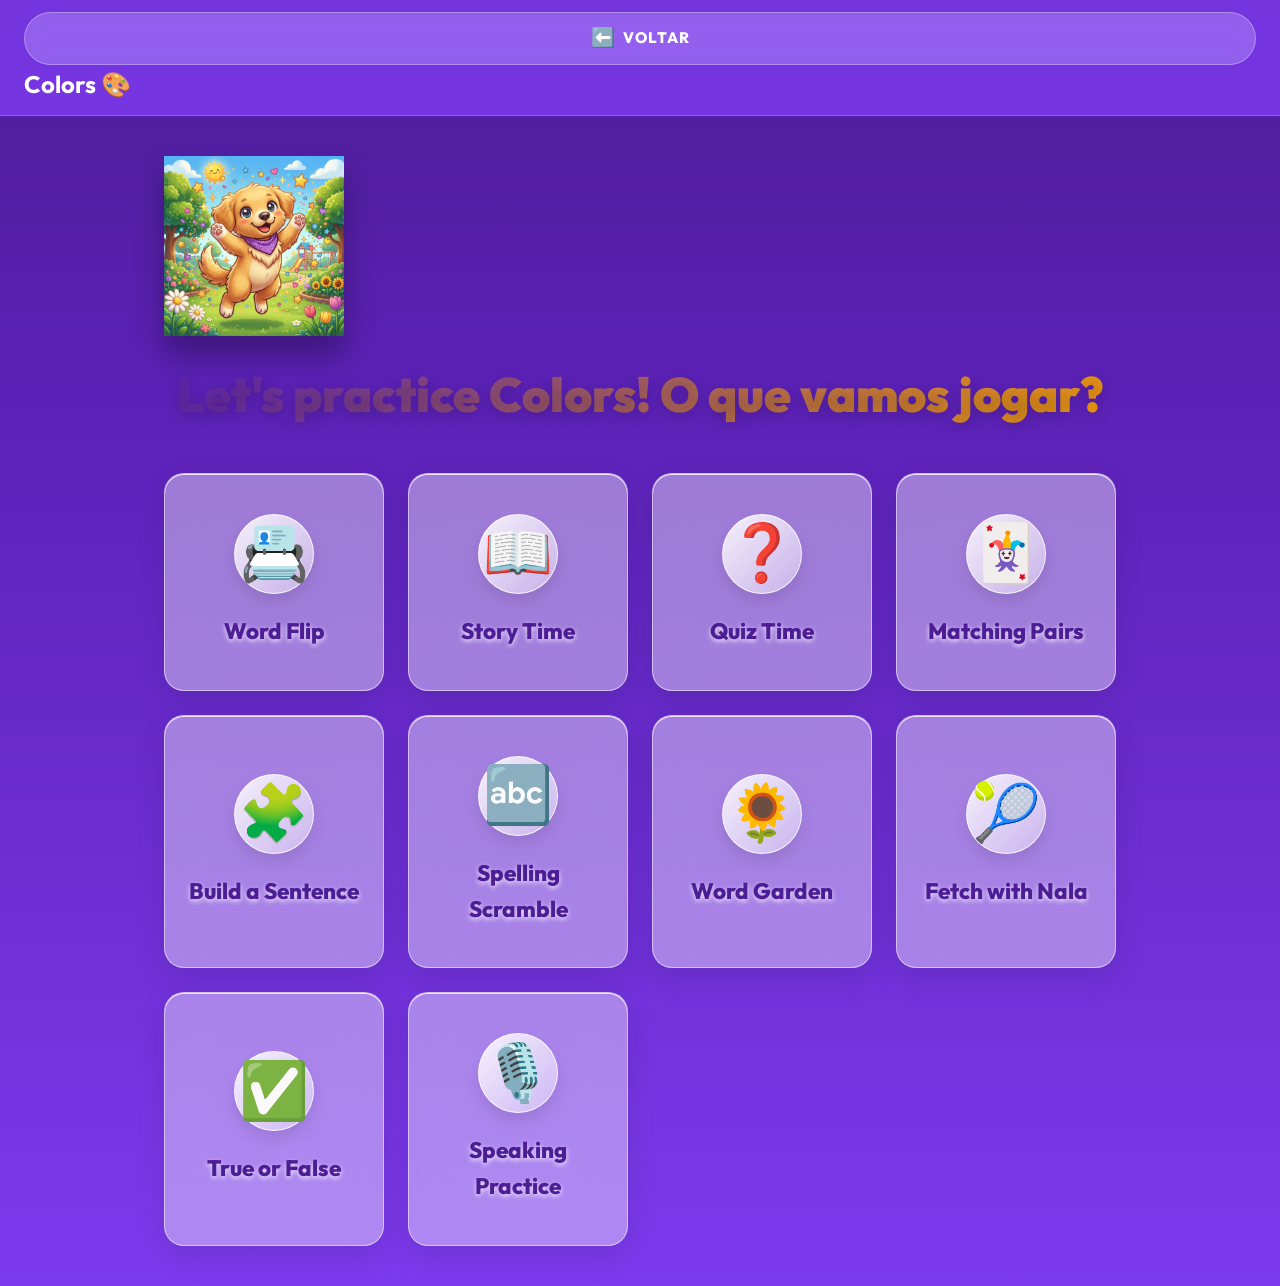
<file: module-hub.html>
<!DOCTYPE html>
<html lang="pt-BR">
<head>
  <meta charset="UTF-8">
  <meta name="viewport" content="width=device-width, initial-scale=1.0">
  <title>Nala's Game Hub</title>
  <link href="https://fonts.googleapis.com/css2?family=Outfit:wght@400;600;800;900&family=Nunito:wght@400;600;700;800&display=swap" rel="stylesheet">
  <link rel="stylesheet" href="styles.css">
  <style>
    .hub-container {
      max-width: 1000px;
      margin: 40px auto;
      text-align: center;
      padding: 0 24px;
    }
    .hub-mascot {
      width: 180px;
      margin-bottom: 20px;
      animation: heroFloat 4s infinite ease-in-out;
      filter: drop-shadow(0px 20px 15px rgba(0, 0, 0, 0.3));
    }
    .hub-title {
      font-family: 'Outfit', sans-serif;
      font-size: 3rem;
      font-weight: 900;
      margin-bottom: 40px;
      background: linear-gradient(135deg, var(--purple-700), var(--gold-500));
      -webkit-background-clip: text;
      -webkit-text-fill-color: transparent;
      text-shadow: 0 4px 15px rgba(0, 0, 0, 0.2);
    }
    .dark-bg .hub-title {
      background: linear-gradient(135deg, var(--white), var(--gold-200)) !important;
      -webkit-background-clip: text !important;
      -webkit-text-fill-color: transparent !important;
      text-shadow: 0 4px 20px rgba(0, 0, 0, 0.6) !important;
    }
    .games-grid {
      display: grid;
      grid-template-columns: repeat(auto-fit, minmax(220px, 1fr));
      gap: 24px;
    }
    .game-card {
      position: relative;
      overflow: hidden;
      display: flex;
      flex-direction: column;
      align-items: center;
      justify-content: center;
      padding: 40px 20px;
      background: rgba(255, 255, 255, 0.4);
      backdrop-filter: blur(20px);
      -webkit-backdrop-filter: blur(20px);
      border-radius: var(--radius-lg);
      text-decoration: none;
      color: var(--purple-800);
      box-shadow: 0 10px 30px rgba(0,0,0,0.1), inset 0 1px 0 rgba(255,255,255,0.8);
      border: 1px solid rgba(255, 255, 255, 0.5);
      transition: all 0.4s cubic-bezier(0.34, 1.56, 0.64, 1);
    }
    .game-card::before {
      content: '';
      position: absolute;
      top: 0; left: -100%;
      width: 50%;
      height: 100%;
      background: linear-gradient(to right, transparent, rgba(255,255,255,0.8), transparent);
      transform: skewX(-20deg);
      transition: 0.5s;
    }
    .game-card:hover::before {
      left: 150%;
    }
    .game-card:hover {
      transform: translateY(-12px) scale(1.02);
      box-shadow: 0 20px 40px rgba(100, 43, 115, 0.2), 0 0 20px rgba(255, 215, 0, 0.4);
      border-color: var(--gold-400);
      background: rgba(255, 255, 255, 0.7);
    }
    .icon-container {
      width: 80px;
      height: 80px;
      background: linear-gradient(135deg, rgba(255,255,255,0.9), rgba(255,255,255,0.4));
      border-radius: 50%;
      display: flex;
      align-items: center;
      justify-content: center;
      margin-bottom: 20px;
      box-shadow: 0 8px 16px rgba(0,0,0,0.1);
      border: 1px solid rgba(255,255,255,0.8);
      transition: transform 0.3s;
    }
    .game-card:hover .icon-container {
      transform: scale(1.1) rotate(5deg);
      background: linear-gradient(135deg, var(--gold-100), rgba(255,255,255,0.6));
    }
    .game-icon {
      font-size: 3.5rem;
    }
    .game-name {
      font-family: 'Outfit', sans-serif;
      font-weight: 800;
      font-size: 1.4rem;
      margin: 0;
      text-shadow: 0 2px 5px rgba(255,255,255,0.8);
    }
    .dark-bg .game-name {
      color: var(--purple-900);
    }
  </style>
</head>
<body class="light-mode" style="background-color: var(--purple-50);">
  <header class="quiz-header glass-header">
    <a href="index.html" class="quiz-back-btn" style="text-decoration:none; padding: 10px 20px; border-radius: 50px; background: rgba(255,255,255,0.2); backdrop-filter: blur(10px); display: flex; align-items: center; gap: 8px;">
      <span aria-hidden="true" style="font-size: 1.2rem;">⬅️</span>
      <span style="font-weight: 800; color: var(--white); font-family: 'Outfit', sans-serif; text-transform: uppercase; letter-spacing: 1px;">Voltar</span>
    </a>
    <div class="quiz-progress-bar-container">
      <h2 id="header-title" style="color:var(--white); margin:0; font-family: 'Outfit', sans-serif; font-size: 1.5rem;">Game Hub</h2>
    </div>
    
  </header>

  <main>
    <div class="hub-container">
      <img src="images/nala-celebrate.png" alt="Nala Comemorando" class="hub-mascot">
      <h1 class="hub-title" id="hub-welcome">Let's play! O que vamos jogar hoje?</h1>
      
      <div class="games-grid" id="games-grid">
        <!-- Jogos serão injetados aqui -->
      </div>
    </div>
  </main>

  <script src="js/data.js?v=3"></script>
  <script>
    const urlParams = new URLSearchParams(window.location.search);
    const currentModule = urlParams.get('module') || localStorage.getItem('selectedModule') || 'colors';
    
    // Fallback if module doesn't exist
    const moduleData = gameData[currentModule] || gameData['colors'];

    document.getElementById('header-title').innerText = `${moduleData.title} ${moduleData.emoji}`;
    document.getElementById('hub-welcome').innerText = `Let's practice ${moduleData.title}! O que vamos jogar?`;

    const games = [
      { id: 'flashcard', name: 'Word Flip', icon: '📇', file: 'game-flashcard.html' },
      { id: 'story', name: 'Story Time', icon: '📖', file: 'game-story.html' },
      { id: 'quiz', name: 'Quiz Time', icon: '❓', file: 'game-quiz.html' },
      { id: 'matching', name: 'Matching Pairs', icon: '🃏', file: 'game-matching.html' },
      { id: 'sentence', name: 'Build a Sentence', icon: '🧩', file: 'game-sentence.html' },
      { id: 'spelling', name: 'Spelling Scramble', icon: '🔤', file: 'game-spelling.html' },
      { id: 'garden', name: 'Word Garden', icon: '🌻', file: 'game-garden.html' },
      { id: 'fetch', name: 'Fetch with Nala', icon: '🎾', file: 'game-fetch.html' },
      { id: 'truefalse', name: 'True or False', icon: '✅', file: 'game-truefalse.html' },
      { id: 'speaking', name: 'Speaking Practice', icon: '🎙️', file: 'game-speaking.html' }
    ];

    const grid = document.getElementById('games-grid');
    games.forEach(game => {
      const a = document.createElement('a');
      a.href = `${game.file}?module=${currentModule}`;
      a.className = 'game-card scroll-reveal';
      a.innerHTML = `
        <div class="icon-container">
          <span class="game-icon">${game.icon}</span>
        </div>
        <h3 class="game-name">${game.name}</h3>
      `;
      
      // Save intent before navigating (fixes redirect bugs)
      a.addEventListener('click', () => {
        localStorage.setItem('selectedModule', currentModule);
      });
      
      grid.appendChild(a);
    });

    // Reveal animation logic
    setTimeout(() => {
      document.querySelectorAll('.scroll-reveal').forEach(el => el.classList.add('revealed'));
    }, 100);
  </script>
</body>
</html>
</file>
<file: styles.css>
/* ========================================================
   ENGLISH WITH NALA — MAIN STYLESHEET
   Paleta: Roxo Vibrante (#7C3AED), Lilás (#C4B5FD)
   Tipografia: Nunito (arredondada, amigável)
   ======================================================== */

/* === RESET & BASE === */
*, *::before, *::after {
  margin: 0;
  padding: 0;
  box-sizing: border-box;
}

.hidden {
  display: none !important;
}

:root {
  /* Primary Colors */
  --purple-900: #3B0764;
  --purple-800: #4C1D95;
  --purple-700: #5B21B6;
  --purple-600: #7C3AED;
  --purple-500: #8B5CF6;
  --purple-400: #A78BFA;
  --purple-300: #C4B5FD;
  --purple-200: #DDD6FE;
  --purple-100: #EDE9FE;
  --purple-50:  #F5F3FF;

  /* Accent — Gold (Nala's fur) */
  --gold-500: #F59E0B;
  --gold-400: #FBBF24;
  --gold-300: #FCD34D;
  --gold-200: #FDE68A;

  /* Success / Correct */
  --green-500: #22C55E;
  --green-400: #4ADE80;

  /* Error / Wrong */
  --red-500: #EF4444;
  --red-400: #F87171;

  /* Neutrals */
  --white: #FFFFFF;
  --gray-50: #F9FAFB;
  --gray-100: #F3F4F6;
  --gray-200: #E5E7EB;
  --gray-300: #D1D5DB;
  --gray-500: #6B7280;
  --gray-700: #374151;
  --gray-900: #111827;

  /* Premium Layered Shadows */
  --shadow-sm: 0 1px 2px rgba(124, 58, 237, 0.05), 0 1px 3px rgba(124, 58, 237, 0.1);
  --shadow-md: 0 4px 6px -1px rgba(124, 58, 237, 0.1), 0 2px 4px -1px rgba(124, 58, 237, 0.06), 0 0 0 1px rgba(124, 58, 237, 0.05);
  --shadow-lg: 0 10px 15px -3px rgba(124, 58, 237, 0.1), 0 4px 6px -2px rgba(124, 58, 237, 0.05), 0 0 0 1px rgba(124, 58, 237, 0.05);
  --shadow-xl: 0 20px 25px -5px rgba(124, 58, 237, 0.1), 0 10px 10px -5px rgba(124, 58, 237, 0.04), 0 0 0 1px rgba(255, 255, 255, 0.5) inset;
  --shadow-glow: 0 0 20px rgba(124, 58, 237, 0.3), 0 0 40px rgba(124, 58, 237, 0.1);

  /* Radius */
  --radius-sm: 8px;
  --radius-md: 12px;
  --radius-lg: 20px;
  --radius-xl: 28px;
  --radius-full: 9999px;

  /* Transitions */
  --transition-fast: 0.2s cubic-bezier(0.4, 0, 0.2, 1);
  --transition-base: 0.3s cubic-bezier(0.4, 0, 0.2, 1);
  --transition-slow: 0.5s cubic-bezier(0.4, 0, 0.2, 1);
  --transition-bounce: 0.4s cubic-bezier(0.175, 0.885, 0.32, 1.275);
}

html {
  scroll-behavior: smooth;
  font-size: 16px;
}

body {
  font-family: 'Nunito', 'Quicksand', sans-serif;
  background: linear-gradient(180deg, var(--purple-800) 0%, var(--purple-700) 30%, var(--purple-600) 100%);
  color: var(--purple-200);
  line-height: 1.6;
  overflow-x: hidden;
  -webkit-font-smoothing: antialiased;
  -moz-osx-font-smoothing: grayscale;
}

img {
  max-width: 100%;
  height: auto;
  display: block;
}

a {
  text-decoration: none;
  color: inherit;
}

/* ========================================================
   SPARKLE PARTICLES
   ======================================================== */
.sparkle-container {
  position: fixed;
  top: 0;
  left: 0;
  width: 100%;
  height: 100%;
  pointer-events: none;
  z-index: 0;
  overflow: hidden;
}

.sparkle {
  position: absolute;
  width: 6px;
  height: 6px;
  background: var(--gold-400);
  border-radius: 50%;
  opacity: 0;
  animation: sparkleFloat 6s infinite ease-in-out;
}

.sparkle:nth-child(1)  { left: 5%;  top: 20%; animation-delay: 0s;    animation-duration: 5s; }
.sparkle:nth-child(2)  { left: 15%; top: 60%; animation-delay: 1s;    animation-duration: 7s; }
.sparkle:nth-child(3)  { left: 25%; top: 40%; animation-delay: 2s;    animation-duration: 6s; }
.sparkle:nth-child(4)  { left: 40%; top: 10%; animation-delay: 0.5s;  animation-duration: 8s; }
.sparkle:nth-child(5)  { left: 55%; top: 70%; animation-delay: 1.5s;  animation-duration: 5.5s; }
.sparkle:nth-child(6)  { left: 65%; top: 30%; animation-delay: 3s;    animation-duration: 6.5s; }
.sparkle:nth-child(7)  { left: 75%; top: 80%; animation-delay: 0.8s;  animation-duration: 7.5s; }
.sparkle:nth-child(8)  { left: 85%; top: 50%; animation-delay: 2.5s;  animation-duration: 5s; }
.sparkle:nth-child(9)  { left: 90%; top: 15%; animation-delay: 1.2s;  animation-duration: 6s; }
.sparkle:nth-child(10) { left: 50%; top: 90%; animation-delay: 3.5s;  animation-duration: 7s; }

@keyframes sparkleFloat {
  0%, 100% { opacity: 0; transform: translateY(0) scale(0); }
  25%      { opacity: 0.8; transform: translateY(-30px) scale(1); }
  50%      { opacity: 0.4; transform: translateY(-60px) scale(0.6); }
  75%      { opacity: 0.8; transform: translateY(-90px) scale(1); }
}

/* ========================================================
   PREMIUM UTILITIES (GLASSMORPHISM)
   ======================================================== */
.glass-panel {
  background: rgba(255, 255, 255, 0.75);
  backdrop-filter: blur(16px);
  -webkit-backdrop-filter: blur(16px);
  border: 1px solid rgba(255, 255, 255, 0.8);
  box-shadow: var(--shadow-xl);
  border-radius: var(--radius-lg);
}

.glass-header {
  background: rgba(124, 58, 237, 0.85); /* Purple-600 translúcido */
  backdrop-filter: blur(12px);
  -webkit-backdrop-filter: blur(12px);
  border-bottom: 1px solid rgba(255, 255, 255, 0.2);
  box-shadow: var(--shadow-md);
  position: sticky;
  top: 0;
  z-index: 100;
  padding: 12px 24px;
}

/* Back Button Premium Styles */
.quiz-back-btn {
  display: inline-flex;
  align-items: center;
  justify-content: center;
  gap: 6px;
  padding: 8px 16px;
  background: rgba(255, 255, 255, 0.2);
  border-radius: var(--radius-full);
  text-decoration: none;
  font-size: 0.95rem;
  font-weight: 700;
  color: white;
  transition: all 0.3s ease;
  box-shadow: var(--shadow-sm);
  border: 1px solid rgba(255, 255, 255, 0.3);
  white-space: nowrap;
}

.quiz-back-btn:hover {
  background: var(--gold-400);
  color: var(--purple-900);
  border-color: var(--gold-400);
  transform: translateX(-3px);
  box-shadow: var(--shadow-md);
}

/* ========================================================
   FLOATING PAW PRINTS
   ======================================================== */
.paw-container {
  position: fixed;
  top: 0;
  left: 0;
  width: 100%;
  height: 100%;
  pointer-events: none;
  z-index: 0;
  overflow: hidden;
}

.paw-print {
  position: absolute;
  font-size: 24px;
  opacity: 0;
  animation: pawFloat 10s infinite ease-in-out;
}

.paw-print:nth-child(1) { left: 8%;  animation-delay: 0s;   }
.paw-print:nth-child(2) { left: 22%; animation-delay: 2s;   }
.paw-print:nth-child(3) { left: 45%; animation-delay: 4s;   }
.paw-print:nth-child(4) { left: 60%; animation-delay: 1s;   }
.paw-print:nth-child(5) { left: 78%; animation-delay: 3s;   }
.paw-print:nth-child(6) { left: 92%; animation-delay: 5s;   }

@keyframes pawFloat {
  0%   { opacity: 0; transform: translateY(100vh) rotate(0deg); }
  10%  { opacity: 0.15; }
  90%  { opacity: 0.15; }
  100% { opacity: 0; transform: translateY(-10vh) rotate(45deg); }
}

/* ========================================================
   HEADER
   ======================================================== */
.header {
  position: fixed;
  top: 0;
  left: 0;
  right: 0;
  z-index: 1000;
  padding: 12px 24px;
  transition: var(--transition-base);
  background: rgba(59, 7, 100, 0.7);
  backdrop-filter: blur(20px);
  -webkit-backdrop-filter: blur(20px);
}

.header.scrolled {
  background: rgba(59, 7, 100, 0.95);
  backdrop-filter: blur(24px);
  -webkit-backdrop-filter: blur(24px);
  box-shadow: 0 4px 20px rgba(0, 0, 0, 0.3);
  padding: 8px 24px;
}

.header-inner {
  max-width: 1200px;
  margin: 0 auto;
  display: flex;
  align-items: center;
  justify-content: space-between;
  gap: 16px;
}

/* Logo */
.logo {
  display: flex;
  align-items: center;
  gap: 10px;
  text-decoration: none;
  transition: var(--transition-base);
}

.logo:hover {
  transform: scale(1.03);
}

.logo-icon {
  width: 44px;
  height: 44px;
  border-radius: var(--radius-full);
  object-fit: cover;
  border: 3px solid var(--purple-400);
  box-shadow: 0 0 12px rgba(196, 181, 253, 0.3);
  transition: var(--transition-base);
}

.logo:hover .logo-icon {
  border-color: var(--gold-400);
  box-shadow: 0 0 16px rgba(251, 191, 36, 0.3);
}

.logo-text {
  font-size: 1.3rem;
  font-weight: 800;
  color: var(--purple-200);
  letter-spacing: -0.02em;
}

.logo-text span {
  color: var(--gold-500);
  position: relative;
}

.logo-text span::after {
  content: '✨';
  position: absolute;
  top: -8px;
  right: -16px;
  font-size: 0.6rem;
  animation: twinkle 2s infinite ease-in-out;
}

@keyframes twinkle {
  0%, 100% { opacity: 0.3; transform: scale(0.8); }
  50%      { opacity: 1;   transform: scale(1.2); }
}

/* Navigation */
.nav-links {
  display: flex;
  gap: 8px;
}

.nav-link {
  padding: 8px 18px;
  font-size: 0.95rem;
  font-weight: 700;
  color: var(--purple-300);
  border-radius: var(--radius-full);
  transition: var(--transition-base);
  position: relative;
}

.nav-link:hover {
  background: rgba(196, 181, 253, 0.15);
  color: var(--white);
  transform: translateY(-1px);
}

.nav-link.active {
  background: var(--gold-400);
  color: var(--purple-900);
  box-shadow: 0 4px 12px rgba(251, 191, 36, 0.4);
}

/* Score Display */
.score-display {
  display: flex;
  align-items: center;
  gap: 6px;
  padding: 6px 16px;
  background: linear-gradient(135deg, var(--gold-400), var(--gold-500));
  border-radius: var(--radius-full);
  box-shadow: 0 4px 12px rgba(245, 158, 11, 0.3);
  cursor: default;
  transition: var(--transition-bounce);
}

.score-display:hover {
  transform: scale(1.05);
  box-shadow: 0 6px 16px rgba(245, 158, 11, 0.4);
}

.score-icon {
  font-size: 1.1rem;
  animation: wiggle 2s infinite ease-in-out;
}

@keyframes wiggle {
  0%, 100% { transform: rotate(0deg); }
  25%      { transform: rotate(-10deg); }
  75%      { transform: rotate(10deg); }
}

.score-value {
  font-size: 1rem;
  font-weight: 900;
  color: var(--white);
  text-shadow: 0 1px 2px rgba(0,0,0,0.1);
}

/* Profile Icon */
.profile-icon {
  width: 40px;
  height: 40px;
  border-radius: var(--radius-full);
  background: rgba(196, 181, 253, 0.2);
  display: flex;
  align-items: center;
  justify-content: center;
  cursor: pointer;
  transition: var(--transition-bounce);
  border: 2px solid var(--purple-400);
}

.profile-icon:hover {
  transform: scale(1.1);
  border-color: var(--gold-400);
  box-shadow: 0 0 12px rgba(251, 191, 36, 0.3);
}

.profile-avatar {
  font-size: 1.2rem;
}

/* Hamburger Menu */
.menu-toggle {
  display: none;
  flex-direction: column;
  justify-content: center;
  align-items: center;
  width: 42px;
  height: 42px;
  background: rgba(196, 181, 253, 0.15);
  border: 2px solid var(--purple-400);
  border-radius: var(--radius-md);
  cursor: pointer;
  transition: var(--transition-base);
  position: relative;
}

.menu-toggle span,
.menu-toggle span::before,
.menu-toggle span::after {
  display: block;
  width: 20px;
  height: 2.5px;
  background: var(--purple-200);
  border-radius: 2px;
  transition: var(--transition-base);
}

.menu-toggle span::before,
.menu-toggle span::after {
  content: '';
  position: absolute;
}

.menu-toggle span::before { transform: translateY(-7px); }
.menu-toggle span::after  { transform: translateY(7px); }

.menu-toggle.active span { background: transparent; }
.menu-toggle.active span::before { transform: rotate(45deg); }
.menu-toggle.active span::after  { transform: rotate(-45deg); }

/* Mobile Nav */
.nav-mobile {
  display: none;
  flex-direction: column;
  padding: 0;
  max-height: 0;
  overflow: hidden;
  transition: max-height 0.4s ease, padding 0.4s ease;
}

.nav-mobile.open {
  padding: 12px 0;
  max-height: 300px;
}

.nav-mobile .nav-link {
  padding: 12px 16px;
  text-align: center;
  border-radius: var(--radius-md);
}

/* ========================================================
   HERO SECTION
   ======================================================== */
.hero {
  padding: 140px 24px 80px;
  position: relative;
  overflow: hidden;
  background: linear-gradient(135deg, var(--purple-900) 0%, var(--purple-700) 40%, var(--purple-600) 100%);
}

.hero::before {
  content: '';
  position: absolute;
  top: -50%;
  right: -20%;
  width: 600px;
  height: 600px;
  background: radial-gradient(circle, rgba(196, 181, 253, 0.12) 0%, transparent 70%);
  border-radius: 50%;
  pointer-events: none;
}

.hero::after {
  content: '';
  position: absolute;
  bottom: -30%;
  left: -10%;
  width: 400px;
  height: 400px;
  background: radial-gradient(circle, rgba(251, 191, 36, 0.12) 0%, transparent 70%);
  border-radius: 50%;
  pointer-events: none;
}

.hero-content {
  max-width: 1200px;
  margin: 0 auto;
  display: flex;
  align-items: center;
  gap: 60px;
  position: relative;
  z-index: 1;
}

.hero-text {
  flex: 1;
  max-width: 560px;
}

.hero-badge {
  display: inline-flex;
  align-items: center;
  gap: 8px;
  padding: 8px 20px;
  background: rgba(196, 181, 253, 0.15);
  border: 1px solid rgba(196, 181, 253, 0.3);
  border-radius: var(--radius-full);
  font-size: 0.9rem;
  font-weight: 700;
  color: var(--purple-200);
  margin-bottom: 20px;
  animation: fadeInUp 0.6s ease;
}

.paw-icon {
  font-size: 1rem;
  animation: bounce 2s infinite;
}

@keyframes bounce {
  0%, 100% { transform: translateY(0); }
  50%      { transform: translateY(-4px); }
}

.hero-title {
  font-size: clamp(2.5rem, 6vw, 4rem);
  font-weight: 900;
  color: var(--white);
  line-height: 1.15;
  margin-bottom: 20px;
  animation: fadeInUp 0.6s ease 0.1s both;
}

.hero-title .highlight {
  color: var(--gold-500);
  position: relative;
  display: inline-block;
}

.hero-title .highlight::after {
  content: '';
  position: absolute;
  bottom: 2px;
  left: 0;
  right: 0;
  height: 8px;
  background: var(--gold-400);
  border-radius: 4px;
  z-index: -1;
  opacity: 0.4;
}

.hero-subtitle {
  font-size: 1.1rem;
  color: var(--purple-300);
  line-height: 1.7;
  margin-bottom: 32px;
  animation: fadeInUp 0.6s ease 0.2s both;
  font-weight: 600;
}

.hero-cta {
  display: inline-flex;
  align-items: center;
  gap: 10px;
  padding: 16px 36px;
  background: linear-gradient(135deg, var(--gold-400), var(--gold-500));
  color: var(--purple-900);
  font-size: 1.15rem;
  font-weight: 800;
  border-radius: var(--radius-full);
  box-shadow: 0 8px 24px rgba(251, 191, 36, 0.4);
  transition: var(--transition-bounce);
  animation: fadeInUp 0.6s ease 0.3s both;
  position: relative;
  overflow: hidden;
}

.hero-cta::before {
  content: '';
  position: absolute;
  top: 0;
  left: -100%;
  width: 100%;
  height: 100%;
  background: linear-gradient(90deg, transparent, rgba(255,255,255,0.2), transparent);
  transition: left 0.5s ease;
}

.hero-cta:hover::before {
  left: 100%;
}

.hero-cta:hover {
  transform: translateY(-3px) scale(1.03);
  box-shadow: 0 12px 32px rgba(251, 191, 36, 0.55);
}

.hero-cta:active {
  transform: translateY(-1px) scale(0.98);
}

.cta-sparkle {
  font-size: 1.2rem;
  animation: sparkleRotate 3s infinite linear;
}

@keyframes sparkleRotate {
  0%   { transform: rotate(0deg); }
  100% { transform: rotate(360deg); }
}

/* Hero Image */
.hero-image-wrapper {
  flex: 1;
  display: flex;
  justify-content: center;
  align-items: center;
  position: relative;
  max-width: 420px;
  animation: fadeInUp 0.8s ease 0.2s both;
  filter: drop-shadow(0 16px 40px rgba(0, 0, 0, 0.3));
}

.hero-image-glow {
  position: absolute;
  inset: -20px;
  background: radial-gradient(circle, rgba(196, 181, 253, 0.2) 0%, transparent 70%);
  border-radius: 50%;
  animation: pulseGlow 4s infinite ease-in-out;
}

@keyframes pulseGlow {
  0%, 100% { transform: scale(1); opacity: 0.5; }
  50%      { transform: scale(1.1); opacity: 0.8; }
}

.hero-image {
  width: 100%;
  max-width: 380px;
  animation: heroFloat 4s infinite ease-in-out;
  position: relative;
  z-index: 2;
  mix-blend-mode: multiply;
}

@keyframes heroFloat {
  0%, 100% { transform: translateY(0); }
  50%      { transform: translateY(-12px); }
}

/* Speech Bubble */
.speech-bubble {
  position: absolute;
  top: -10px;
  right: -30px;
  background: var(--white);
  border: 3px solid var(--purple-400);
  border-radius: var(--radius-lg);
  padding: 12px 18px;
  box-shadow: 0 4px 20px rgba(0, 0, 0, 0.2);
  z-index: 3;
  animation: fadeInUp 0.8s ease 0.6s both;
  transition: opacity 0.4s ease;
  max-width: 200px;
}

.speech-bubble::after {
  content: '';
  position: absolute;
  bottom: -12px;
  left: 30px;
  width: 0;
  height: 0;
  border-left: 12px solid transparent;
  border-right: 12px solid transparent;
  border-top: 14px solid var(--purple-400);
}

.speech-bubble::before {
  content: '';
  position: absolute;
  bottom: -8px;
  left: 33px;
  width: 0;
  height: 0;
  border-left: 9px solid transparent;
  border-right: 9px solid transparent;
  border-top: 11px solid var(--white);
  z-index: 1;
}

.speech-bubble p {
  font-size: 0.85rem;
  font-weight: 700;
  color: var(--purple-700);
  line-height: 1.4;
  text-align: center;
}

.speech-bubble.fade-out {
  opacity: 0;
}

/* ========================================================
   SECTION SHARED STYLES
   ======================================================== */
.section {
  padding: 80px 24px;
  position: relative;
  z-index: 1;
}

.section-header {
  text-align: center;
  max-width: 600px;
  margin: 0 auto 48px;
}

.section-icon {
  font-size: 2.5rem;
  margin-bottom: 12px;
  animation: bounce 2s infinite ease-in-out;
}

.section-title {
  font-size: clamp(1.6rem, 4vw, 2.2rem);
  font-weight: 900;
  color: var(--white);
  margin-bottom: 12px;
  line-height: 1.2;
}

.section-subtitle {
  font-size: 1.05rem;
  color: var(--purple-300);
  font-weight: 600;
  line-height: 1.6;
}

/* ========================================================
   TRAIL SECTION — Learning Path
   ======================================================== */
.trail-section {
  background: linear-gradient(180deg, var(--purple-700) 0%, var(--purple-800) 100%);
}

.trail-grid {
  max-width: 1200px;
  margin: 0 auto;
  display: grid;
  grid-template-columns: repeat(auto-fill, minmax(320px, 1fr));
  gap: 24px;
}

/* Trail Card */
.trail-card {
  background: var(--white);
  border-radius: var(--radius-xl);
  overflow: hidden;
  box-shadow: 0 4px 20px rgba(0, 0, 0, 0.15);
  border: 2px solid rgba(196, 181, 253, 0.2);
  transition: var(--transition-bounce);
  cursor: pointer;
  display: block;
  position: relative;
}

.trail-card.unlocked:hover {
  transform: translateY(-6px) scale(1.02);
  box-shadow: 0 12px 40px rgba(0, 0, 0, 0.25);
  border-color: var(--gold-400);
}

.trail-card.locked {
  opacity: 0.65;
  filter: grayscale(0.3);
  cursor: not-allowed;
}

.trail-card.locked:hover {
  transform: none;
}

.trail-card.shake {
  animation: shakeCard 0.6s ease;
}

@keyframes shakeCard {
  0%, 100% { transform: translateX(0); }
  20%      { transform: translateX(-6px); }
  40%      { transform: translateX(6px); }
  60%      { transform: translateX(-4px); }
  80%      { transform: translateX(4px); }
}

.trail-card-thumb {
  position: relative;
  overflow: hidden;
  aspect-ratio: 16/10;
  background: linear-gradient(135deg, var(--purple-100), var(--purple-200));
}

.trail-card-thumb img {
  width: 100%;
  height: 100%;
  object-fit: cover;
  transition: var(--transition-slow);
}

.trail-card.unlocked:hover .trail-card-thumb img {
  transform: scale(1.05);
}

/* Progress Bar */
.trail-card-progress {
  position: absolute;
  bottom: 0;
  left: 0;
  right: 0;
  height: 5px;
  background: rgba(255,255,255,0.4);
}

.progress-bar {
  height: 100%;
  background: linear-gradient(90deg, var(--purple-500), var(--gold-400));
  border-radius: 0 3px 3px 0;
  transition: width 1s ease;
}

/* Lock Overlay */
.trail-lock-overlay {
  position: absolute;
  inset: 0;
  background: rgba(59, 7, 100, 0.4);
  display: flex;
  align-items: center;
  justify-content: center;
  backdrop-filter: blur(2px);
}

.lock-icon {
  font-size: 2.5rem;
  filter: drop-shadow(0 4px 8px rgba(0,0,0,0.2));
  animation: lockPulse 2s infinite ease-in-out;
}

@keyframes lockPulse {
  0%, 100% { transform: scale(1); }
  50%      { transform: scale(1.1); }
}

/* Trail Card Body */
.trail-card-body {
  padding: 20px 24px 24px;
}

.trail-card-title {
  font-size: 1.2rem;
  font-weight: 800;
  color: var(--purple-800);
  margin-bottom: 8px;
}

.trail-card-desc {
  font-size: 0.92rem;
  color: var(--gray-500);
  font-weight: 600;
  line-height: 1.5;
  margin-bottom: 14px;
}

.trail-card-footer {
  display: flex;
  align-items: center;
  justify-content: space-between;
  gap: 12px;
}

.trail-card-tag {
  padding: 4px 14px;
  background: var(--purple-100);
  color: var(--purple-600);
  font-size: 0.8rem;
  font-weight: 800;
  border-radius: var(--radius-full);
}

.trail-card-status {
  font-size: 0.8rem;
  font-weight: 800;
}

.trail-card-status.completed {
  color: var(--green-500);
}

.trail-card-status.in-progress {
  color: var(--gold-500);
}

.trail-card-status.new {
  color: var(--purple-500);
  padding: 3px 12px;
  background: var(--purple-100);
  border-radius: var(--radius-full);
  animation: pulseNew 2s infinite ease-in-out;
}

@keyframes pulseNew {
  0%, 100% { box-shadow: 0 0 0 0 rgba(139, 92, 246, 0.3); }
  50%      { box-shadow: 0 0 0 6px rgba(139, 92, 246, 0); }
}

.trail-card-status.locked-status {
  color: var(--gray-500);
}

/* ========================================================
   ACTIVITIES SECTION
   ======================================================== */
.activities-section {
  background: linear-gradient(180deg, var(--purple-800) 0%, var(--purple-900) 100%);
}

.activities-grid {
  max-width: 1200px;
  margin: 0 auto;
  display: grid;
  grid-template-columns: repeat(auto-fill, minmax(300px, 1fr));
  gap: 24px;
}

.activity-card {
  background: var(--white);
  border-radius: var(--radius-xl);
  overflow: hidden;
  box-shadow: 0 4px 20px rgba(0, 0, 0, 0.15);
  border: 2px solid rgba(196, 181, 253, 0.2);
  transition: var(--transition-bounce);
}

.activity-card:hover {
  transform: translateY(-6px);
  box-shadow: 0 12px 40px rgba(0, 0, 0, 0.25);
  border-color: var(--gold-400);
}

.activity-card-image {
  position: relative;
  padding: 32px 24px;
  background: linear-gradient(135deg, var(--purple-100), var(--purple-200));
  display: flex;
  align-items: center;
  justify-content: center;
}

.activity-icon-big {
  font-size: 4rem;
  animation: floatIcon 3s infinite ease-in-out;
}

@keyframes floatIcon {
  0%, 100% { transform: translateY(0) rotate(0deg); }
  50%      { transform: translateY(-8px) rotate(5deg); }
}

.activity-card-badge {
  position: absolute;
  top: 12px;
  right: 12px;
  padding: 4px 14px;
  background: linear-gradient(135deg, var(--gold-400), var(--gold-500));
  color: var(--white);
  font-size: 0.75rem;
  font-weight: 800;
  border-radius: var(--radius-full);
  text-transform: uppercase;
  letter-spacing: 0.05em;
  box-shadow: 0 2px 8px rgba(245, 158, 11, 0.3);
}

.activity-card-body {
  padding: 24px;
}

.activity-card-title {
  font-size: 1.2rem;
  font-weight: 800;
  color: var(--purple-800);
  margin-bottom: 8px;
}

.activity-card-desc {
  font-size: 0.92rem;
  color: var(--gray-500);
  font-weight: 600;
  line-height: 1.5;
  margin-bottom: 18px;
}

.activity-btn {
  display: inline-flex;
  align-items: center;
  gap: 8px;
  padding: 12px 28px;
  background: linear-gradient(135deg, var(--purple-600), var(--purple-500));
  color: var(--white);
  font-size: 0.95rem;
  font-weight: 800;
  border-radius: var(--radius-full);
  box-shadow: 0 4px 16px rgba(124, 58, 237, 0.3);
  transition: var(--transition-bounce);
  border: none;
  cursor: pointer;
}

.activity-btn:hover {
  transform: translateY(-2px) scale(1.05);
  box-shadow: 0 8px 24px rgba(124, 58, 237, 0.4);
}

.activity-btn:active {
  transform: translateY(0) scale(0.98);
}

.btn-icon {
  font-size: 1rem;
}

/* ========================================================
   SCROLL REVEAL
   ======================================================== */
.scroll-reveal {
  opacity: 0;
  transform: translateY(30px);
  transition: opacity 0.6s ease, transform 0.6s ease;
}

.scroll-reveal.revealed {
  opacity: 1;
  transform: translateY(0);
}

.scroll-reveal:nth-child(2) { transition-delay: 0.1s; }
.scroll-reveal:nth-child(3) { transition-delay: 0.2s; }
.scroll-reveal:nth-child(4) { transition-delay: 0.3s; }
.scroll-reveal:nth-child(5) { transition-delay: 0.4s; }
.scroll-reveal:nth-child(6) { transition-delay: 0.5s; }

/* ========================================================
   FOOTER
   ======================================================== */
.footer {
  background: linear-gradient(135deg, var(--purple-800), var(--purple-900));
  padding: 60px 24px 30px;
  text-align: center;
  position: relative;
  z-index: 1;
}

.footer-inner {
  max-width: 600px;
  margin: 0 auto;
}

.footer-message {
  font-size: 1.6rem;
  font-weight: 900;
  color: var(--white);
  margin-bottom: 8px;
}

.paw-emoji {
  display: inline-block;
  animation: bounce 2s infinite;
}

.footer-sub {
  font-size: 1rem;
  color: var(--purple-300);
  font-weight: 600;
  margin-bottom: 32px;
  line-height: 1.6;
}

.footer-social {
  display: flex;
  justify-content: center;
  gap: 16px;
  margin-bottom: 32px;
}

.social-link {
  width: 48px;
  height: 48px;
  display: flex;
  align-items: center;
  justify-content: center;
  background: rgba(255, 255, 255, 0.1);
  border: 2px solid rgba(255, 255, 255, 0.1);
  border-radius: var(--radius-full);
  font-size: 1.3rem;
  transition: var(--transition-bounce);
}

.social-link:hover {
  background: rgba(255, 255, 255, 0.2);
  border-color: var(--gold-400);
  transform: translateY(-3px) scale(1.1);
  box-shadow: 0 4px 16px rgba(251, 191, 36, 0.2);
}

.footer-divider {
  width: 60px;
  height: 3px;
  background: var(--purple-600);
  border-radius: 2px;
  margin: 0 auto 24px;
}

.footer-links {
  display: flex;
  justify-content: center;
  gap: 24px;
  margin-bottom: 24px;
  flex-wrap: wrap;
}

.footer-link {
  color: var(--purple-300);
  font-size: 0.9rem;
  font-weight: 700;
  transition: var(--transition-base);
}

.footer-link:hover {
  color: var(--gold-400);
}

.footer-copy {
  color: var(--purple-400);
  font-size: 0.8rem;
  font-weight: 600;
}

.heart {
  color: var(--red-400);
  display: inline-block;
  animation: heartbeat 1.5s infinite;
}

@keyframes heartbeat {
  0%, 100% { transform: scale(1); }
  15%      { transform: scale(1.2); }
  30%      { transform: scale(1); }
  45%      { transform: scale(1.15); }
}

/* ========================================================
   FADE-IN ANIMATION
   ======================================================== */
@keyframes fadeInUp {
  0%   { opacity: 0; transform: translateY(24px); }
  100% { opacity: 1; transform: translateY(0); }
}

/* ========================================================
   RESPONSIVE — MOBILE FIRST
   ======================================================== */
@media (max-width: 900px) {
  .hero-content {
    flex-direction: column;
    text-align: center;
    gap: 40px;
  }

  .hero-text {
    max-width: 100%;
  }

  .hero-image-wrapper {
    max-width: 300px;
  }

  .speech-bubble {
    right: -10px;
    top: -20px;
  }

  .trail-grid,
  .activities-grid {
    grid-template-columns: repeat(auto-fill, minmax(280px, 1fr));
    gap: 20px;
  }
}

@media (max-width: 768px) {
  .nav-links {
    display: none;
  }

  .menu-toggle {
    display: flex;
  }

  .nav-mobile {
    display: flex;
  }

  .hero {
    padding: 120px 16px 60px;
  }

  .section {
    padding: 60px 16px;
  }

  .header {
    padding: 10px 16px;
  }

  .score-display {
    padding: 5px 12px;
  }

  .score-value {
    font-size: 0.9rem;
  }

  .logo-text {
    font-size: 1.1rem;
  }

  .logo-icon {
    width: 36px;
    height: 36px;
  }

  .trail-grid,
  .activities-grid {
    grid-template-columns: 1fr;
    gap: 16px;
  }
}

@media (max-width: 480px) {
  .hero-title {
    font-size: 1.7rem;
  }

  .hero-subtitle {
    font-size: 0.95rem;
  }

  .hero-cta {
    padding: 14px 28px;
    font-size: 1rem;
  }

  .speech-bubble {
    display: none;
  }

  .hero-image-wrapper {
    max-width: 240px;
  }

  .section-title {
    font-size: 1.4rem;
  }

  .section-subtitle {
    font-size: 0.9rem;
  }

  .footer-message {
    font-size: 1.3rem;
  }

  .footer-social {
    gap: 12px;
  }

  .social-link {
    width: 42px;
    height: 42px;
  }
}
</file>
<file: quiz.css>
/* ========================================================
   QUIZ PAGE STYLES — English with Nala
   ======================================================== */

/* === Quiz Body === */
.quiz-body {
  background: linear-gradient(135deg, var(--purple-100) 0%, var(--purple-50) 40%, var(--white) 100%);
  min-height: 100vh;
}

/* ========================================================
   QUIZ HEADER
   ======================================================== */
.quiz-header {
  position: fixed;
  top: 0;
  left: 0;
  right: 0;
  z-index: 1000;
  padding: 12px 24px;
  background: rgba(255, 255, 255, 0.92);
  backdrop-filter: blur(20px);
  -webkit-backdrop-filter: blur(20px);
  box-shadow: var(--shadow-sm);
}

.quiz-header-inner {
  max-width: 800px;
  width: 100%;
  margin: 0 auto;
  display: flex;
  align-items: center;
  justify-content: space-between;
  gap: 16px;
}

/* Back Button */
.quiz-back-btn {
  display: flex;
  align-items: center;
  gap: 6px;
  padding: 8px 16px;
  background: var(--purple-100);
  border-radius: var(--radius-full);
  color: var(--purple-600);
  font-size: 0.9rem;
  font-weight: 700;
  transition: var(--transition-bounce);
  text-decoration: none;
  white-space: nowrap;
}

.quiz-back-btn:hover {
  background: var(--purple-200);
  transform: translateX(-3px);
}

.back-arrow {
  font-size: 1.1rem;
}

/* Progress Bar */
.quiz-progress-wrapper {
  flex: 1;
  display: flex;
  align-items: center;
  gap: 12px;
}

.quiz-progress-bar {
  flex: 1;
  height: 12px;
  background: var(--purple-100);
  border-radius: var(--radius-full);
  overflow: hidden;
  border: 2px solid var(--purple-200);
}

.quiz-progress-fill {
  height: 100%;
  background: linear-gradient(90deg, var(--purple-600), var(--purple-400), var(--gold-400));
  border-radius: var(--radius-full);
  transition: width 0.5s cubic-bezier(0.4, 0, 0.2, 1);
  position: relative;
}

.quiz-progress-fill::after {
  content: '';
  position: absolute;
  top: 0;
  left: 0;
  right: 0;
  bottom: 0;
  background: linear-gradient(90deg, transparent, rgba(255,255,255,0.3), transparent);
  animation: shimmer 2s infinite;
}

@keyframes shimmer {
  0% { transform: translateX(-100%); }
  100% { transform: translateX(100%); }
}

.quiz-progress-text {
  font-size: 0.85rem;
  font-weight: 800;
  color: var(--purple-600);
  white-space: nowrap;
}

/* Quiz Score */
.quiz-score {
  display: flex;
  align-items: center;
  gap: 6px;
  padding: 6px 16px;
  background: linear-gradient(135deg, var(--gold-400), var(--gold-500));
  border-radius: var(--radius-full);
  box-shadow: 0 3px 10px rgba(245, 158, 11, 0.3);
}

.quiz-score-value {
  font-size: 0.95rem;
  font-weight: 900;
  color: var(--white);
}

/* ========================================================
   QUIZ MAIN CONTENT
   ======================================================== */
.quiz-main {
  padding: 90px 16px 40px;
  min-height: 100vh;
  display: flex;
  align-items: flex-start;
  justify-content: center;
}

/* Quiz Screens */
.quiz-screen {
  display: none;
  width: 100%;
  max-width: 680px;
}

.quiz-screen.active {
  display: block;
  animation: fadeInUp 0.5s ease;
}

/* ========================================================
   QUIZ CARD
   ======================================================== */
.quiz-card {
  background: var(--white);
  border-radius: var(--radius-xl);
  box-shadow: var(--shadow-lg);
  border: 2px solid var(--purple-100);
  padding: 32px;
  position: relative;
  overflow: hidden;
}

.quiz-card::before {
  content: '';
  position: absolute;
  top: 0;
  left: 0;
  right: 0;
  height: 4px;
  background: linear-gradient(90deg, var(--purple-600), var(--purple-400), var(--gold-400));
}

.quiz-card.animate-in {
  animation: cardSlideIn 0.5s ease;
}

@keyframes cardSlideIn {
  0% { opacity: 0; transform: translateX(30px); }
  100% { opacity: 1; transform: translateX(0); }
}

/* Module Badge */
.quiz-module-badge {
  display: inline-flex;
  align-items: center;
  gap: 8px;
  padding: 6px 18px;
  background: var(--purple-100);
  border-radius: var(--radius-full);
  font-size: 0.85rem;
  font-weight: 800;
  color: var(--purple-600);
  margin-bottom: 24px;
}

/* ========================================================
   MASCOT AREA
   ======================================================== */
.quiz-mascot-area {
  display: flex;
  align-items: center;
  gap: 16px;
  margin-bottom: 28px;
}

.quiz-mascot-img {
  width: 80px;
  height: 80px;
  object-fit: contain;
  filter: drop-shadow(0 4px 12px rgba(124, 58, 237, 0.15));
  animation: mascotBounce 3s infinite ease-in-out;
  border-radius: var(--radius-lg);
}

@keyframes mascotBounce {
  0%, 100% { transform: translateY(0); }
  50%      { transform: translateY(-6px); }
}

.quiz-speech {
  background: var(--purple-50);
  border: 2px solid var(--purple-200);
  border-radius: var(--radius-lg);
  padding: 10px 18px;
  position: relative;
  flex: 1;
}

.quiz-speech::before {
  content: '';
  position: absolute;
  left: -10px;
  top: 50%;
  transform: translateY(-50%);
  width: 0;
  height: 0;
  border-top: 8px solid transparent;
  border-bottom: 8px solid transparent;
  border-right: 10px solid var(--purple-200);
}

.quiz-speech::after {
  content: '';
  position: absolute;
  left: -7px;
  top: 50%;
  transform: translateY(-50%);
  width: 0;
  height: 0;
  border-top: 6px solid transparent;
  border-bottom: 6px solid transparent;
  border-right: 8px solid var(--purple-50);
}

.quiz-speech p {
  font-size: 0.95rem;
  font-weight: 700;
  color: var(--purple-700);
}

/* ========================================================
   QUESTION
   ======================================================== */
.quiz-question {
  margin-bottom: 28px;
  text-align: center;
}

.quiz-question-text {
  font-size: 1.4rem;
  font-weight: 800;
  color: var(--purple-800);
  line-height: 1.4;
}

.quiz-highlight {
  color: var(--gold-500);
  background: var(--gold-200);
  padding: 2px 10px;
  border-radius: var(--radius-sm);
  display: inline-block;
}

/* ========================================================
   ANSWER OPTIONS
   ======================================================== */
.quiz-options {
  display: grid;
  grid-template-columns: 1fr 1fr;
  gap: 14px;
  margin-bottom: 24px;
}

.quiz-option {
  display: flex;
  align-items: center;
  gap: 12px;
  padding: 16px 20px;
  background: var(--white);
  border: 3px solid var(--purple-200);
  border-radius: var(--radius-lg);
  cursor: pointer;
  transition: var(--transition-bounce);
  font-family: 'Nunito', sans-serif;
  font-size: 1.05rem;
  font-weight: 700;
  color: var(--gray-700);
  text-align: left;
  position: relative;
  overflow: hidden;
}

.quiz-option::before {
  content: '';
  position: absolute;
  inset: 0;
  background: linear-gradient(135deg, transparent, rgba(124, 58, 237, 0.03));
  opacity: 0;
  transition: var(--transition-base);
}

.quiz-option:hover:not(:disabled) {
  border-color: var(--purple-400);
  transform: translateY(-3px) scale(1.02);
  box-shadow: 0 6px 20px rgba(124, 58, 237, 0.15);
}

.quiz-option:hover:not(:disabled)::before {
  opacity: 1;
}

.quiz-option:active:not(:disabled) {
  transform: translateY(-1px) scale(0.99);
}

.option-letter {
  display: flex;
  align-items: center;
  justify-content: center;
  width: 36px;
  height: 36px;
  background: var(--purple-100);
  color: var(--purple-600);
  font-weight: 900;
  font-size: 0.9rem;
  border-radius: var(--radius-full);
  flex-shrink: 0;
  transition: var(--transition-base);
}

.quiz-option:hover:not(:disabled) .option-letter {
  background: var(--purple-600);
  color: var(--white);
}

.option-text {
  flex: 1;
}

/* Correct State */
.quiz-option.correct {
  border-color: var(--green-400);
  background: linear-gradient(135deg, #f0fdf4, #dcfce7);
  animation: correctPulse 0.5s ease;
}

.quiz-option.correct .option-letter {
  background: var(--green-500);
  color: var(--white);
}

@keyframes correctPulse {
  0%   { transform: scale(1); }
  30%  { transform: scale(1.05); }
  60%  { transform: scale(0.98); }
  100% { transform: scale(1); }
}

/* Wrong State */
.quiz-option.wrong {
  border-color: var(--red-400);
  background: linear-gradient(135deg, #fef2f2, #fee2e2);
  animation: wrongShake 0.5s ease;
}

.quiz-option.wrong .option-letter {
  background: var(--red-500);
  color: var(--white);
}

@keyframes wrongShake {
  0%, 100% { transform: translateX(0); }
  20%      { transform: translateX(-6px); }
  40%      { transform: translateX(6px); }
  60%      { transform: translateX(-4px); }
  80%      { transform: translateX(4px); }
}

/* Disabled state for non-selected options */
.quiz-option:disabled:not(.correct):not(.wrong) {
  opacity: 0.5;
  cursor: not-allowed;
}

/* ========================================================
   FEEDBACK AREA
   ======================================================== */
.quiz-feedback {
  padding: 16px 20px;
  border-radius: var(--radius-lg);
  display: flex;
  align-items: center;
  gap: 12px;
  margin-bottom: 20px;
  animation: feedbackSlide 0.4s ease;
}

.quiz-feedback.hidden {
  display: none;
}

.quiz-feedback.correct {
  background: linear-gradient(135deg, #f0fdf4, #dcfce7);
  border: 2px solid var(--green-400);
}

.quiz-feedback.wrong {
  background: linear-gradient(135deg, #fef2f2, #fee2e2);
  border: 2px solid var(--red-400);
}

@keyframes feedbackSlide {
  0%   { opacity: 0; transform: translateY(10px); }
  100% { opacity: 1; transform: translateY(0); }
}

.feedback-icon {
  font-size: 1.5rem;
  flex-shrink: 0;
}

.feedback-text {
  font-size: 0.95rem;
  font-weight: 700;
  color: var(--gray-700);
  line-height: 1.4;
}

/* ========================================================
   NEXT BUTTON
   ======================================================== */
.quiz-next-btn {
  display: flex;
  align-items: center;
  justify-content: center;
  gap: 10px;
  width: 100%;
  padding: 16px 28px;
  background: linear-gradient(135deg, var(--purple-600), var(--purple-500));
  color: var(--white);
  font-family: 'Nunito', sans-serif;
  font-size: 1.1rem;
  font-weight: 800;
  border: none;
  border-radius: var(--radius-lg);
  cursor: pointer;
  box-shadow: 0 6px 20px rgba(124, 58, 237, 0.3);
  transition: var(--transition-bounce);
  animation: fadeInUp 0.4s ease;
}

.quiz-next-btn.hidden {
  display: none;
}

.quiz-next-btn:hover {
  transform: translateY(-2px);
  box-shadow: 0 8px 28px rgba(124, 58, 237, 0.4);
}

.quiz-next-btn:active {
  transform: translateY(0);
}

.next-arrow {
  font-size: 1.1rem;
}

/* ========================================================
   RESULTS SCREEN
   ======================================================== */
.quiz-results-card {
  background: var(--white);
  border-radius: var(--radius-xl);
  box-shadow: var(--shadow-xl);
  border: 2px solid var(--purple-100);
  padding: 40px 32px;
  text-align: center;
  position: relative;
  overflow: hidden;
}

.quiz-results-card::before {
  content: '';
  position: absolute;
  top: 0;
  left: 0;
  right: 0;
  height: 6px;
  background: linear-gradient(90deg, var(--gold-400), var(--purple-500), var(--gold-400));
}

/* Mascot */
.results-mascot {
  margin-bottom: 20px;
}

.results-mascot-img {
  width: 140px;
  height: 140px;
  object-fit: contain;
  margin: 0 auto;
  filter: drop-shadow(0 8px 24px rgba(124, 58, 237, 0.2));
  animation: resultsBounce 2s infinite ease-in-out;
}

@keyframes resultsBounce {
  0%, 100% { transform: translateY(0) scale(1); }
  50%      { transform: translateY(-12px) scale(1.05); }
}

/* Stars */
.results-stars {
  display: flex;
  justify-content: center;
  gap: 12px;
  margin-bottom: 20px;
}

.result-star {
  font-size: 2.5rem;
  animation: starPop 0.5s ease both;
}

.result-star.filled {
  filter: drop-shadow(0 4px 12px rgba(245, 158, 11, 0.4));
}

.result-star.empty {
  opacity: 0.3;
  font-size: 2.2rem;
}

@keyframes starPop {
  0%   { opacity: 0; transform: scale(0) rotate(-30deg); }
  60%  { transform: scale(1.3) rotate(10deg); }
  100% { opacity: 1; transform: scale(1) rotate(0deg); }
}

/* Results Title */
.results-title {
  font-size: 2rem;
  font-weight: 900;
  color: var(--purple-800);
  margin-bottom: 8px;
}

.results-subtitle {
  font-size: 1.05rem;
  font-weight: 600;
  color: var(--gray-500);
  margin-bottom: 32px;
}

/* Stats Grid */
.results-stats {
  display: flex;
  justify-content: center;
  gap: 24px;
  margin-bottom: 32px;
}

.result-stat {
  padding: 16px 24px;
  background: var(--purple-50);
  border: 2px solid var(--purple-100);
  border-radius: var(--radius-lg);
  min-width: 100px;
}

.result-stat .stat-value {
  display: block;
  font-size: 1.5rem;
  font-weight: 900;
  color: var(--purple-700);
  margin-bottom: 4px;
}

.result-stat .stat-label {
  display: block;
  font-size: 0.8rem;
  font-weight: 700;
  color: var(--gray-500);
  text-transform: uppercase;
  letter-spacing: 0.05em;
}

#result-stat-correct .stat-value { color: var(--green-500); }
#result-stat-wrong .stat-value { color: var(--red-500); }

/* Action Buttons */
.results-actions {
  display: flex;
  flex-direction: column;
  gap: 12px;
}

.results-btn {
  display: flex;
  align-items: center;
  justify-content: center;
  gap: 10px;
  padding: 16px 28px;
  font-family: 'Nunito', sans-serif;
  font-size: 1.05rem;
  font-weight: 800;
  border-radius: var(--radius-lg);
  cursor: pointer;
  transition: var(--transition-bounce);
  border: none;
  text-decoration: none;
}

.results-btn.primary {
  background: linear-gradient(135deg, var(--purple-600), var(--purple-500));
  color: var(--white);
  box-shadow: 0 6px 20px rgba(124, 58, 237, 0.3);
}

.results-btn.primary:hover {
  transform: translateY(-2px);
  box-shadow: 0 8px 28px rgba(124, 58, 237, 0.4);
}

.results-btn.secondary {
  background: var(--purple-100);
  color: var(--purple-700);
  border: 2px solid var(--purple-200);
}

.results-btn.secondary:hover {
  background: var(--purple-200);
  transform: translateY(-2px);
}

/* ========================================================
   CONFETTI
   ======================================================== */
.confetti-container {
  position: fixed;
  top: 0;
  left: 0;
  width: 100%;
  height: 100%;
  pointer-events: none;
  z-index: 9999;
  overflow: hidden;
}

.confetti-piece {
  position: absolute;
  top: -10px;
  width: 6px;
  height: 6px;
  border-radius: 2px;
  animation: confettiFall 2s ease forwards;
}

.confetti-piece.big {
  animation: confettiFall 3s ease forwards;
}

@keyframes confettiFall {
  0% {
    opacity: 1;
    transform: translateY(0) rotate(0deg) scale(1);
  }
  100% {
    opacity: 0;
    transform: translateY(100vh) rotate(720deg) scale(0.3);
  }
}

/* ========================================================
   RESPONSIVE
   ======================================================== */
@media (max-width: 640px) {
  .quiz-header-inner {
    gap: 10px;
  }

  .quiz-back-btn .back-text {
    display: none;
  }

  .quiz-card {
    padding: 20px 16px;
  }

  .quiz-question-text {
    font-size: 1.15rem;
  }

  .quiz-options {
    grid-template-columns: 1fr;
    gap: 10px;
  }

  .quiz-option {
    padding: 14px 16px;
    font-size: 1rem;
  }

  .quiz-mascot-area {
    flex-direction: column;
    text-align: center;
  }

  .quiz-speech::before,
  .quiz-speech::after {
    display: none;
  }

  .quiz-mascot-img {
    width: 64px;
    height: 64px;
  }

  .results-stats {
    flex-direction: column;
    gap: 12px;
    align-items: center;
  }

  .result-stat {
    width: 100%;
    max-width: 200px;
  }

  .results-mascot-img {
    width: 100px;
    height: 100px;
  }

  .results-title {
    font-size: 1.5rem;
  }

  .result-star {
    font-size: 2rem;
  }
}

@media (max-width: 400px) {
  .quiz-main {
    padding: 80px 10px 30px;
  }

  .quiz-card {
    padding: 16px 12px;
  }

  .quiz-module-badge {
    font-size: 0.78rem;
    padding: 5px 14px;
  }
}
</file>
